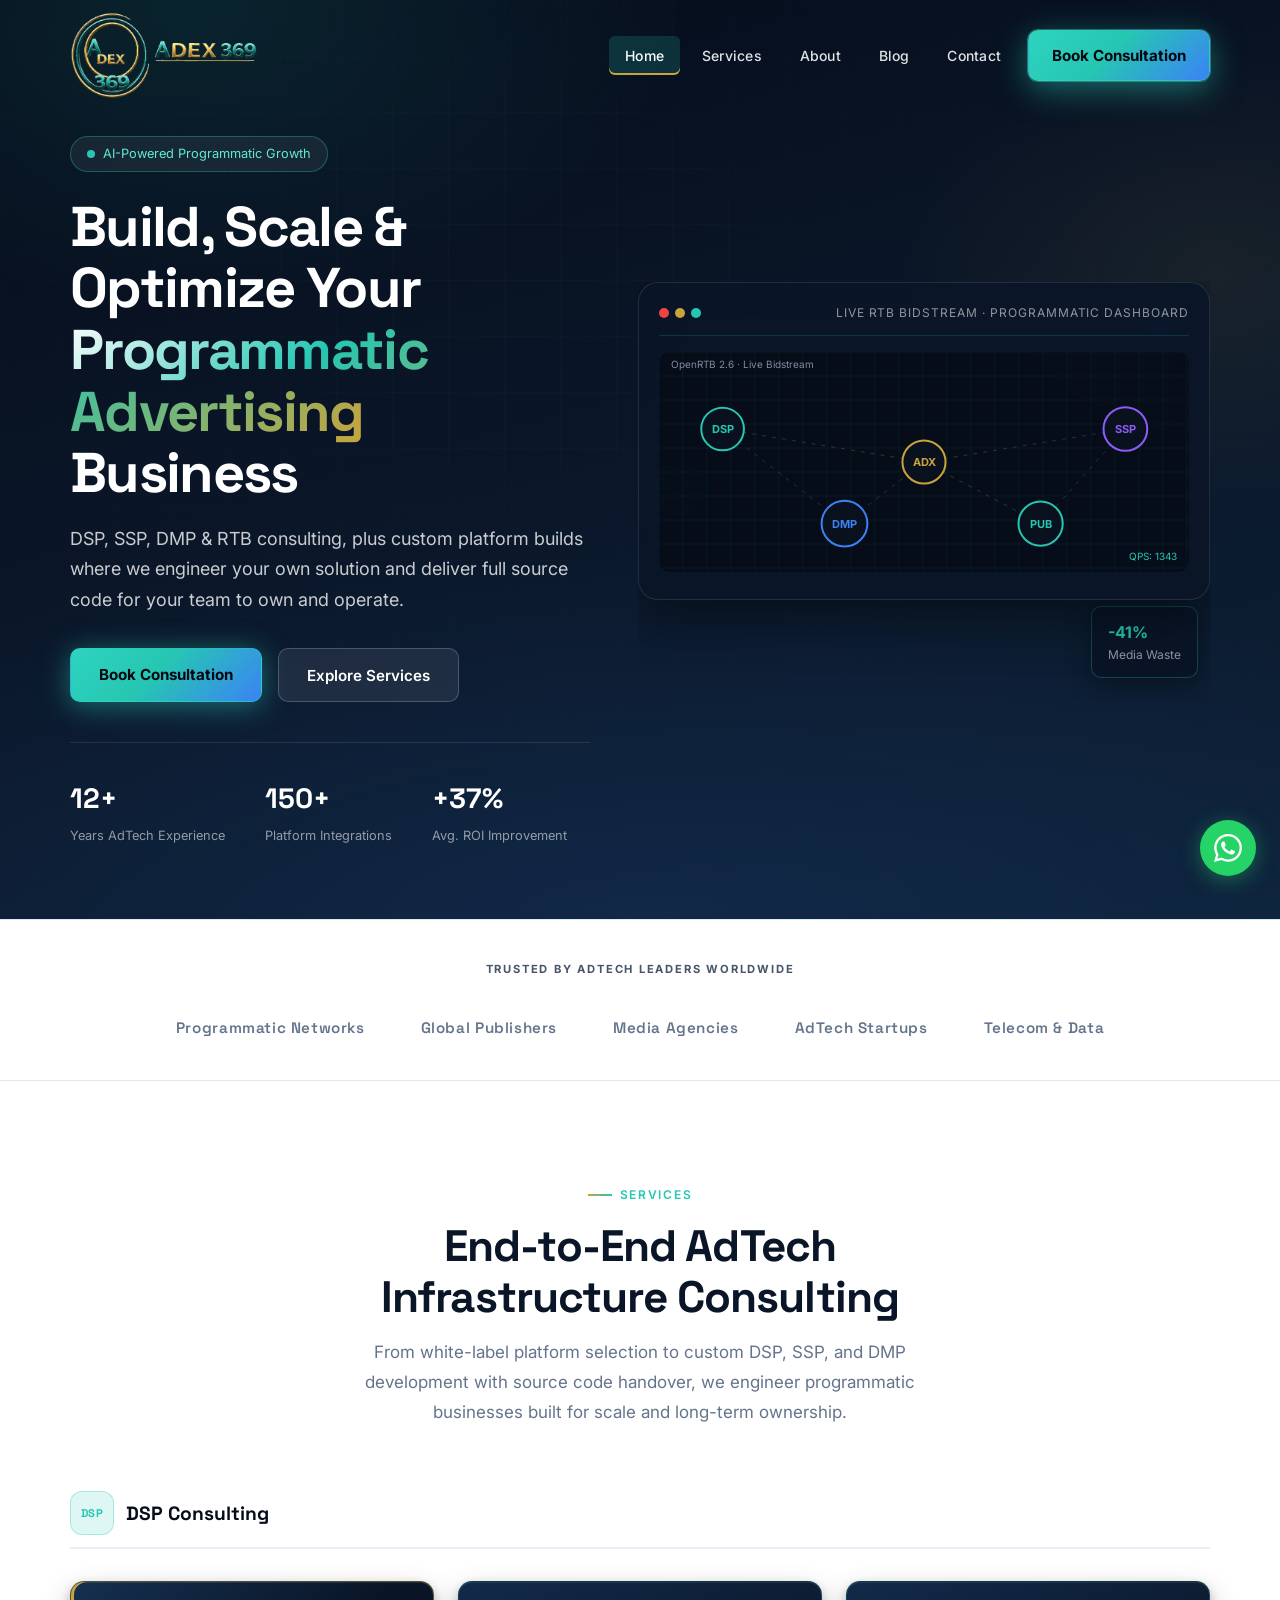
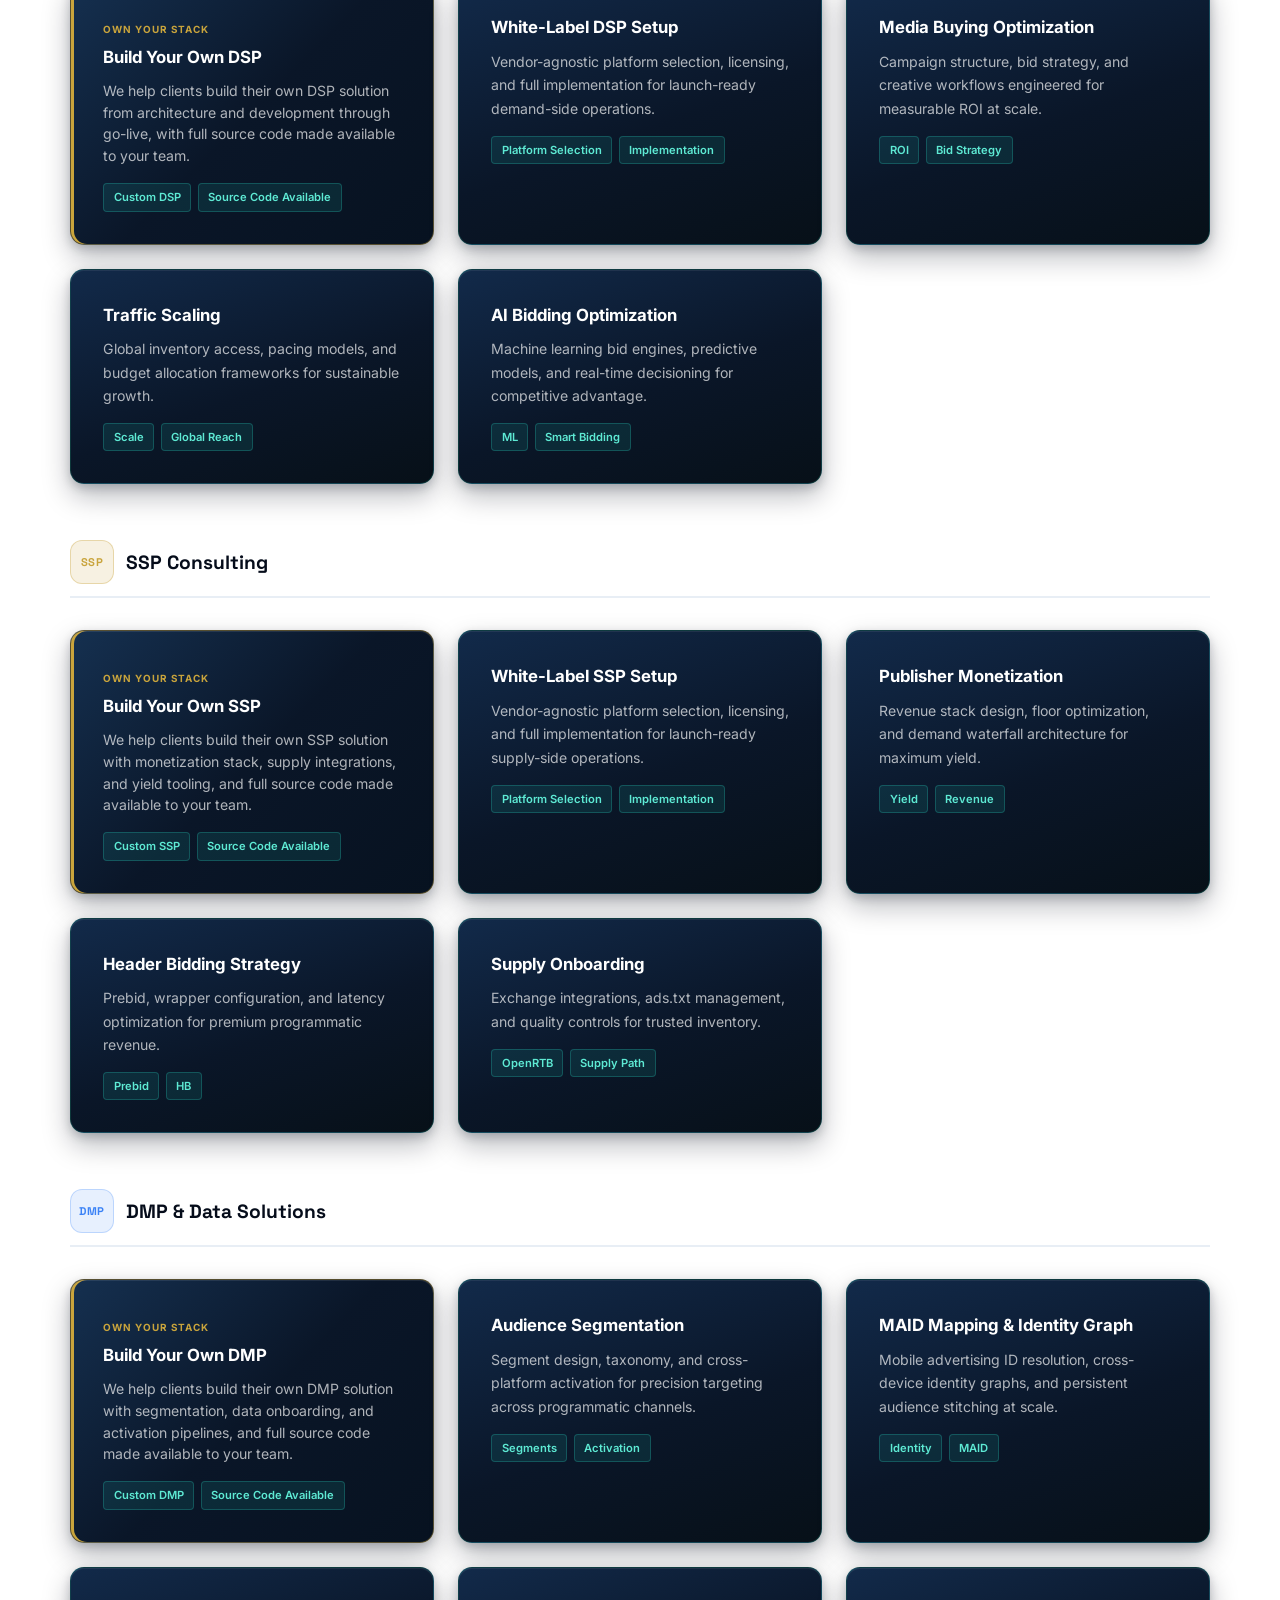
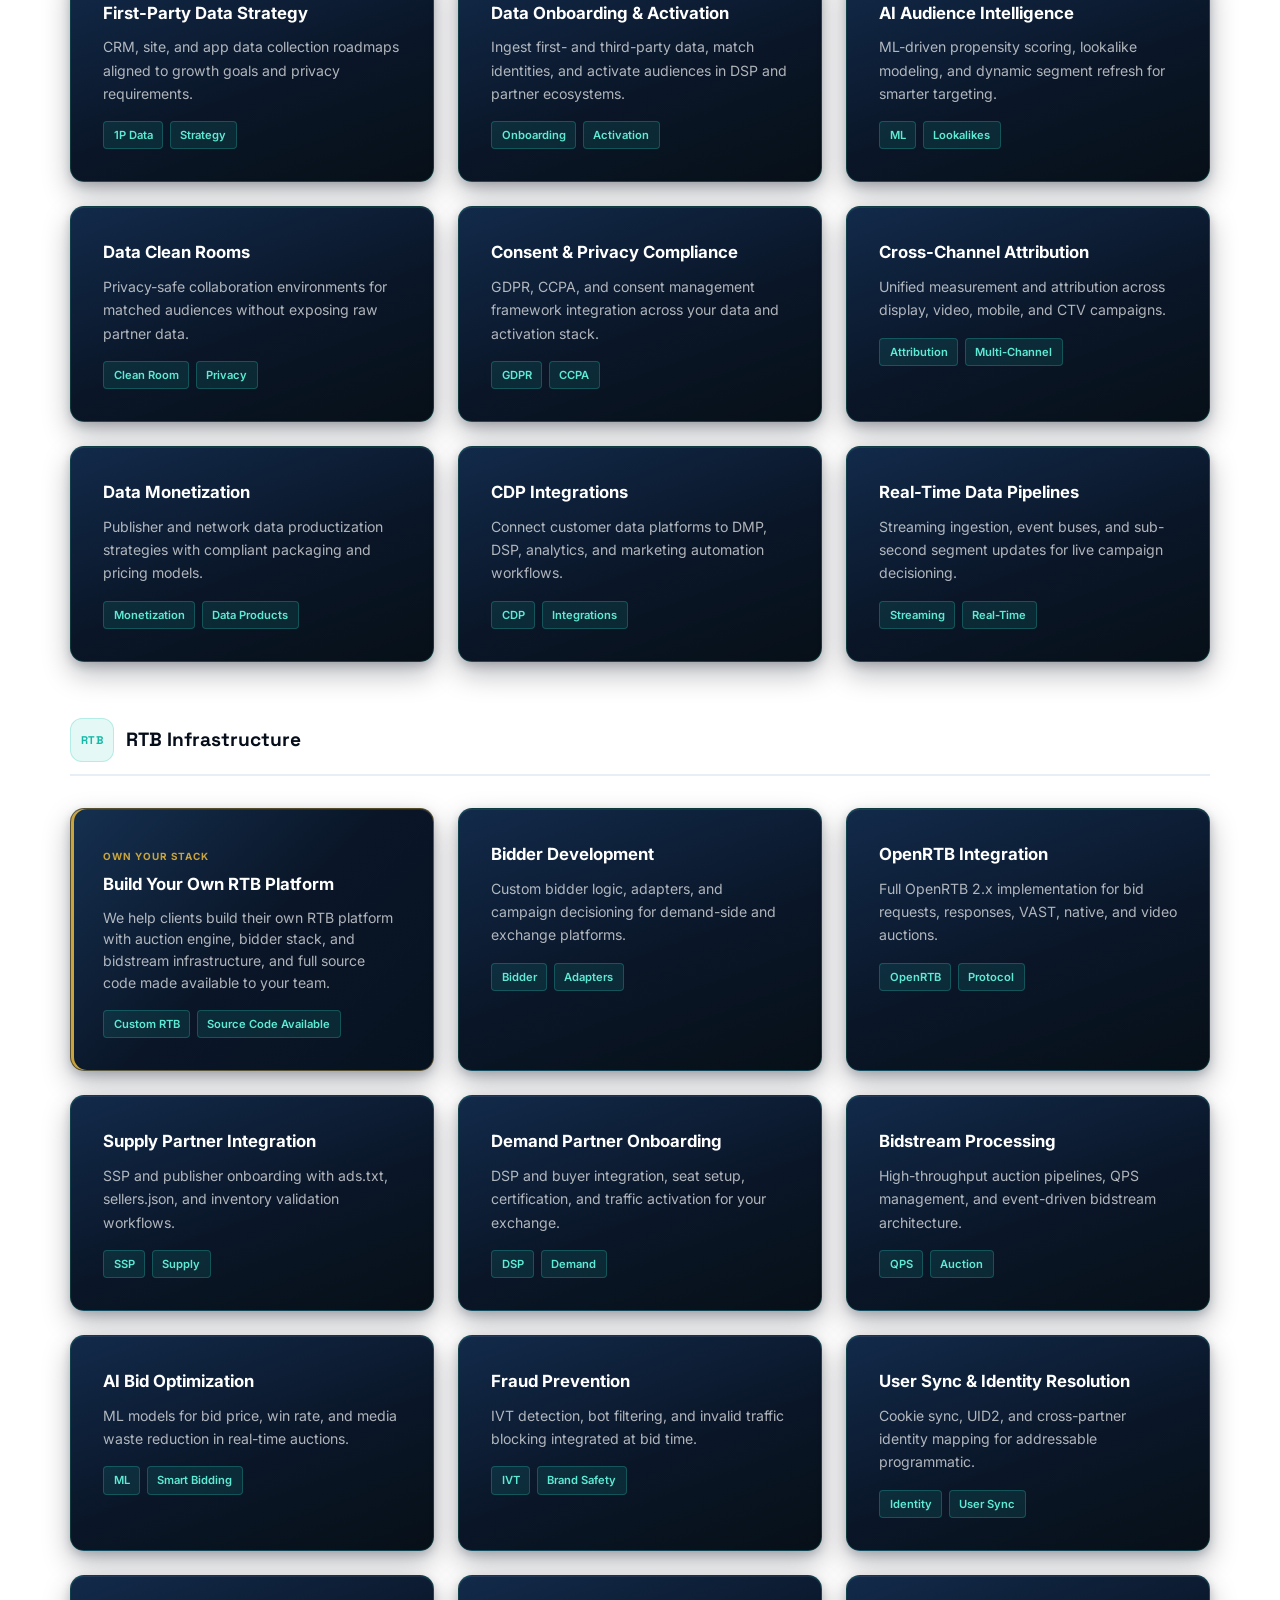
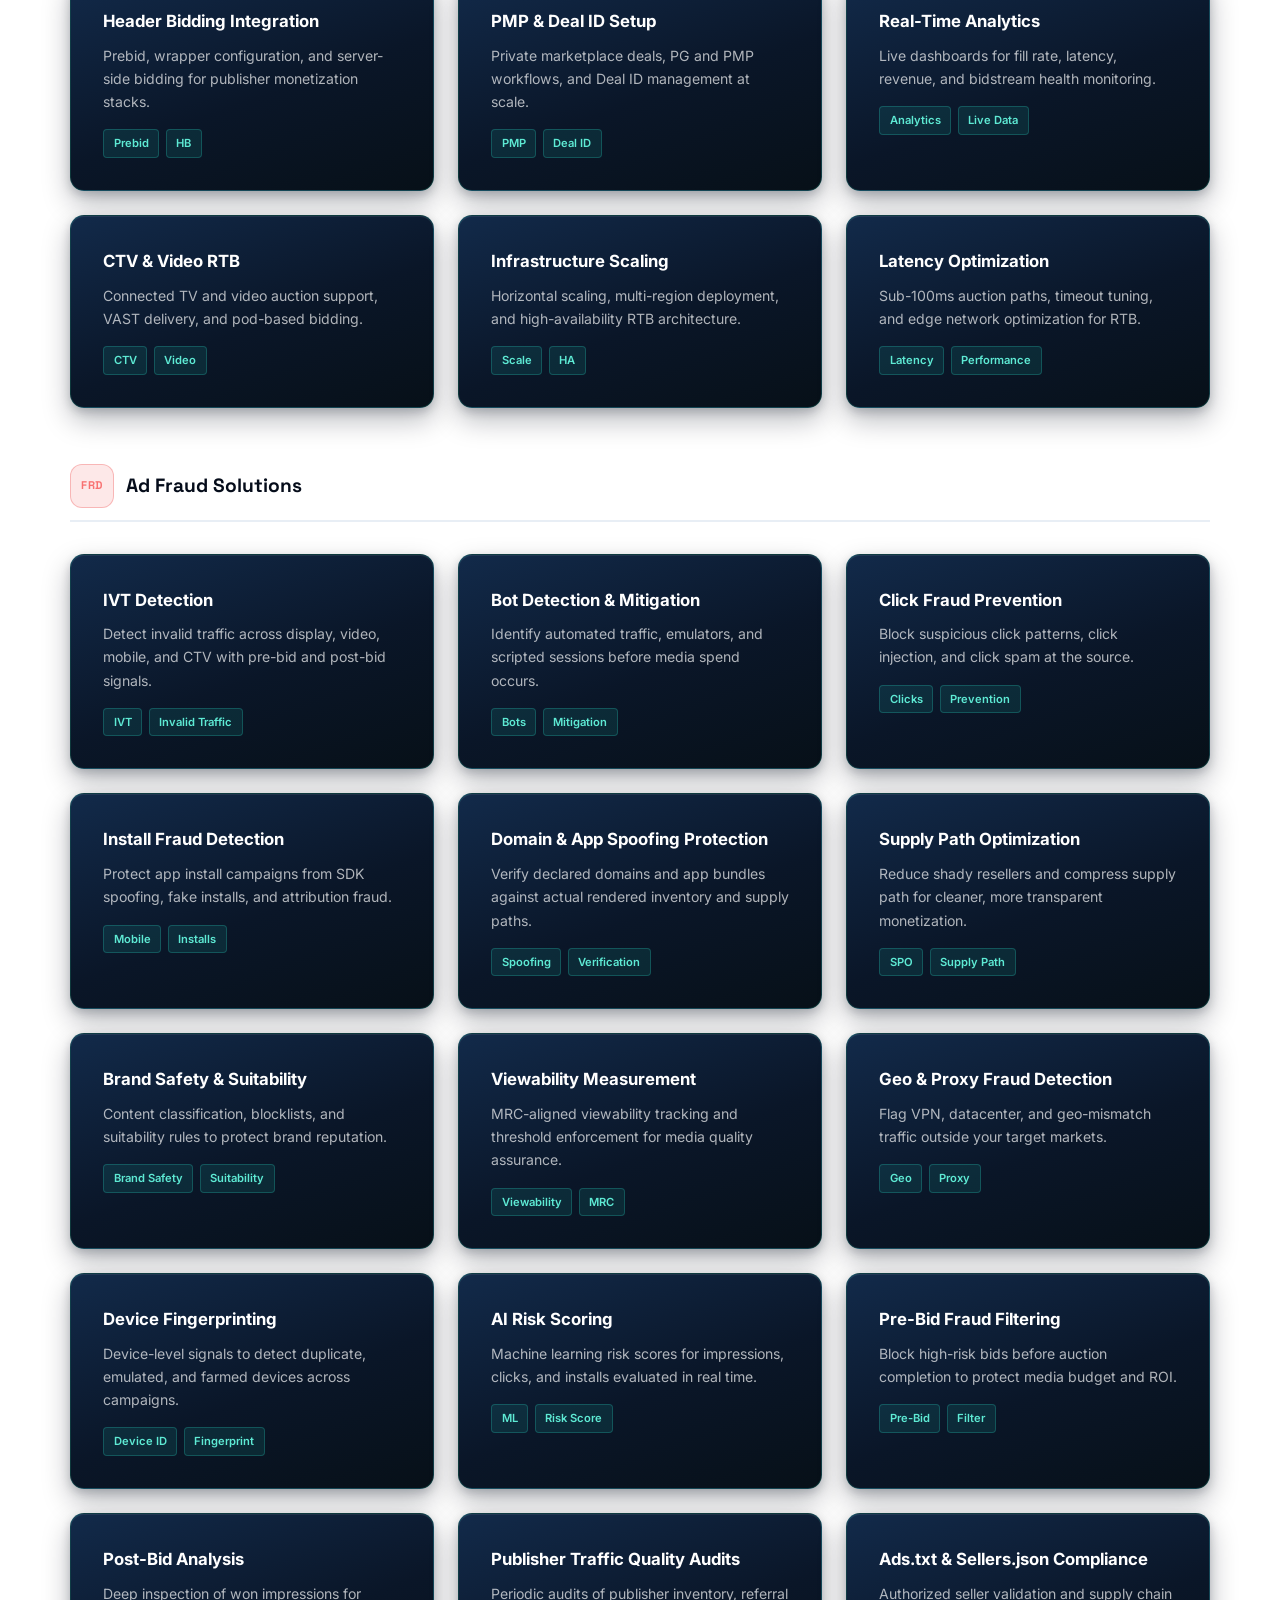
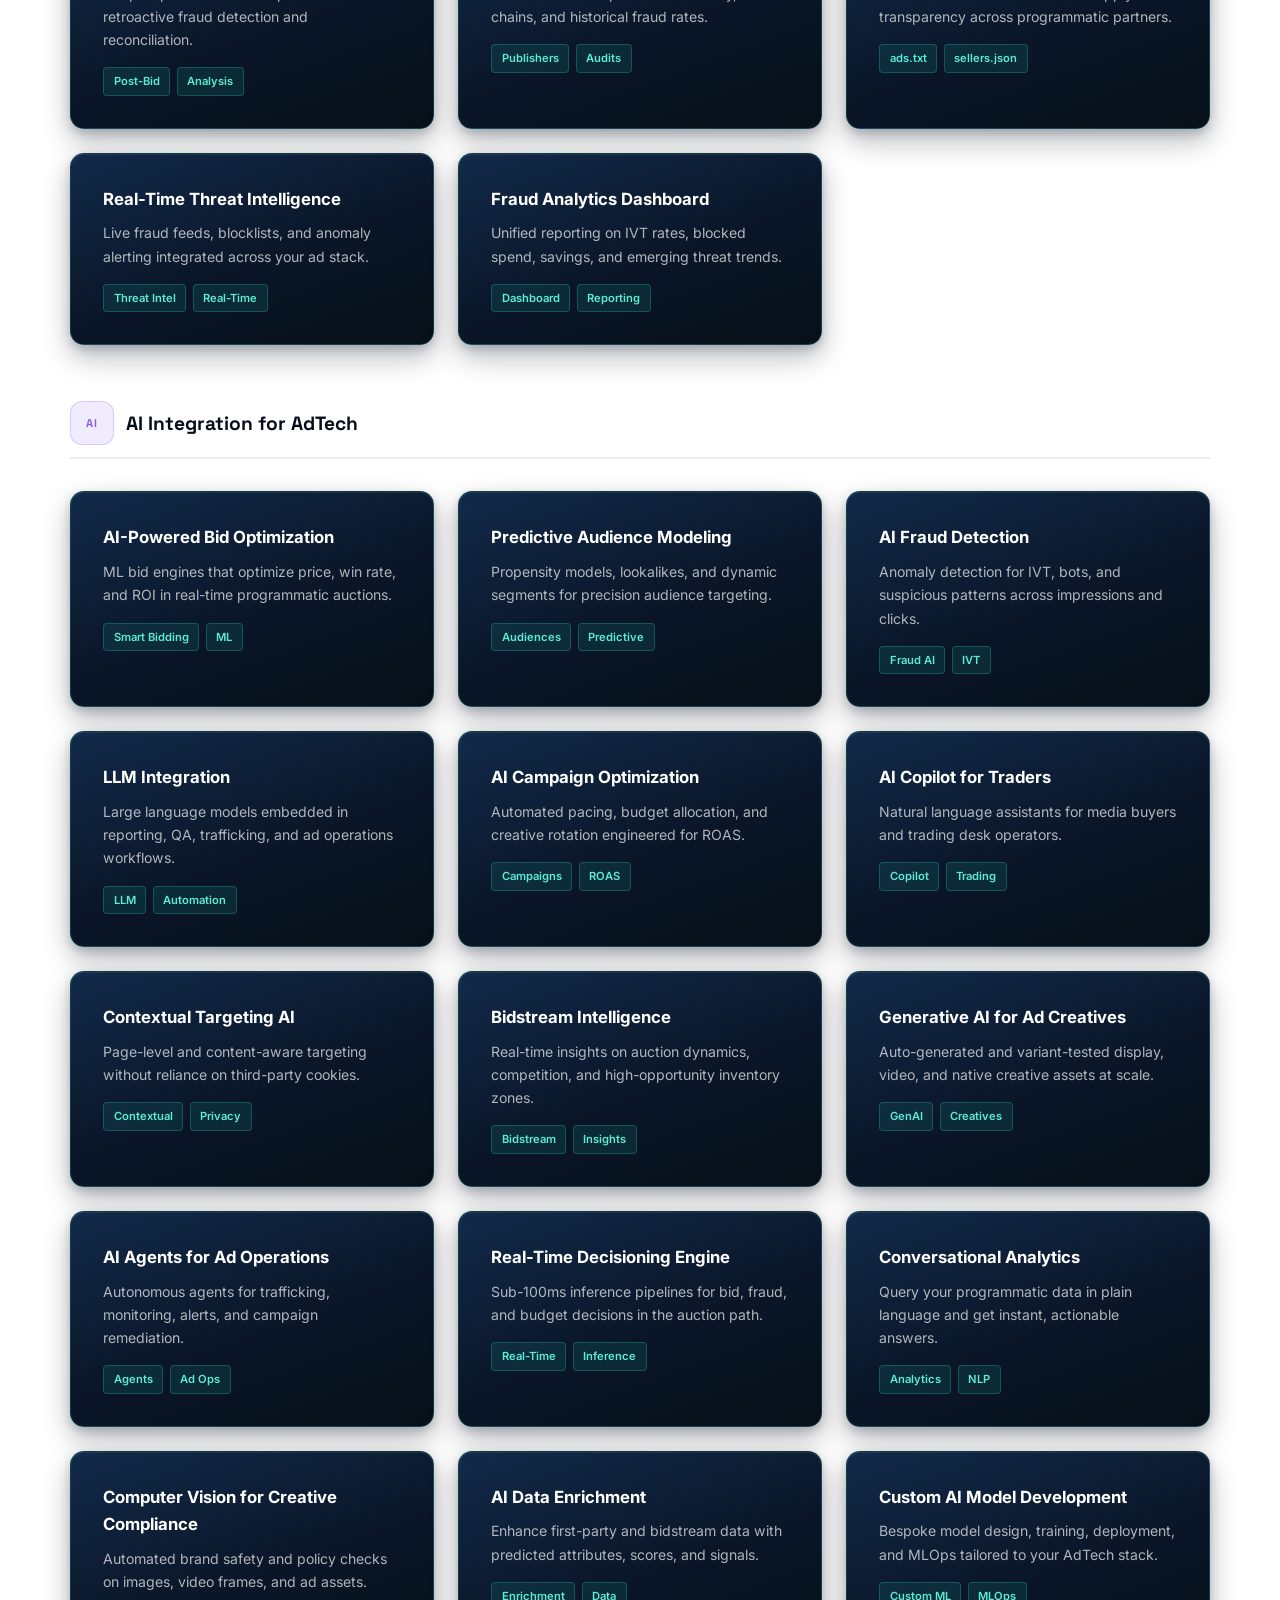
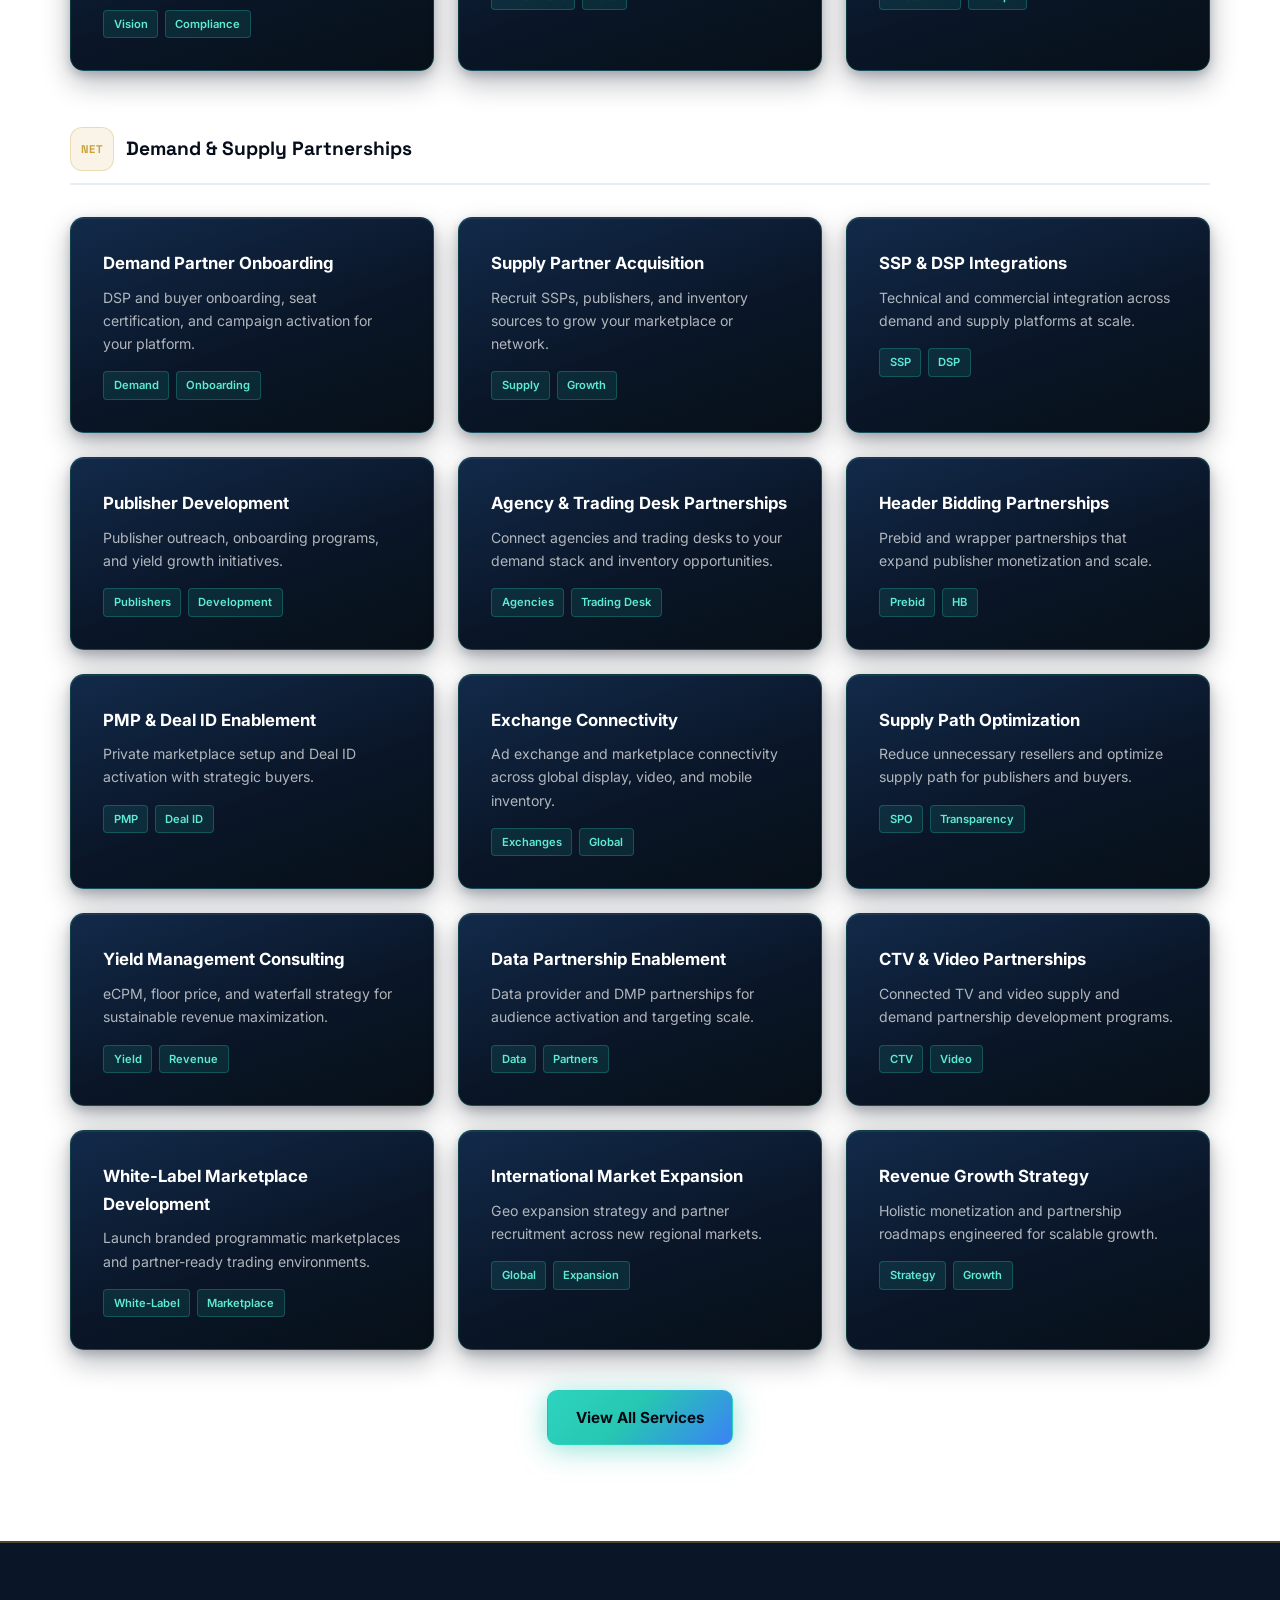
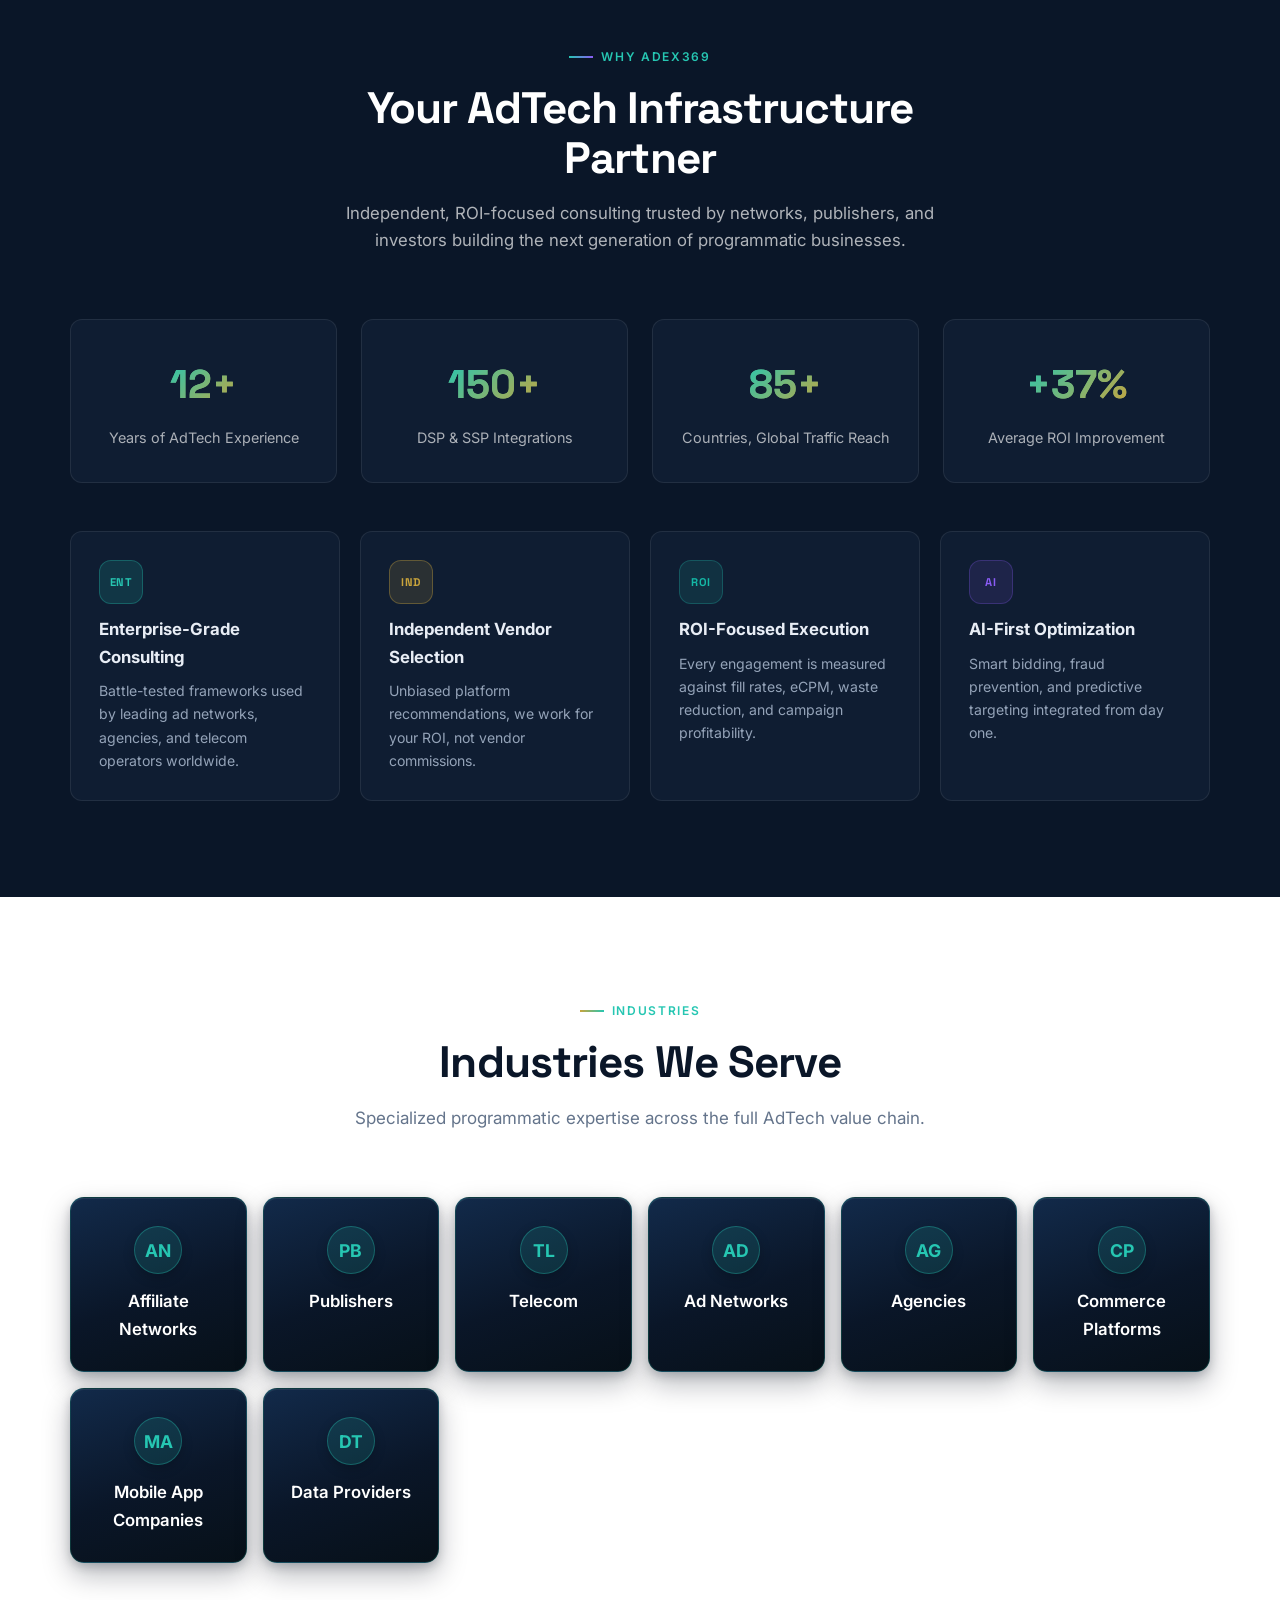
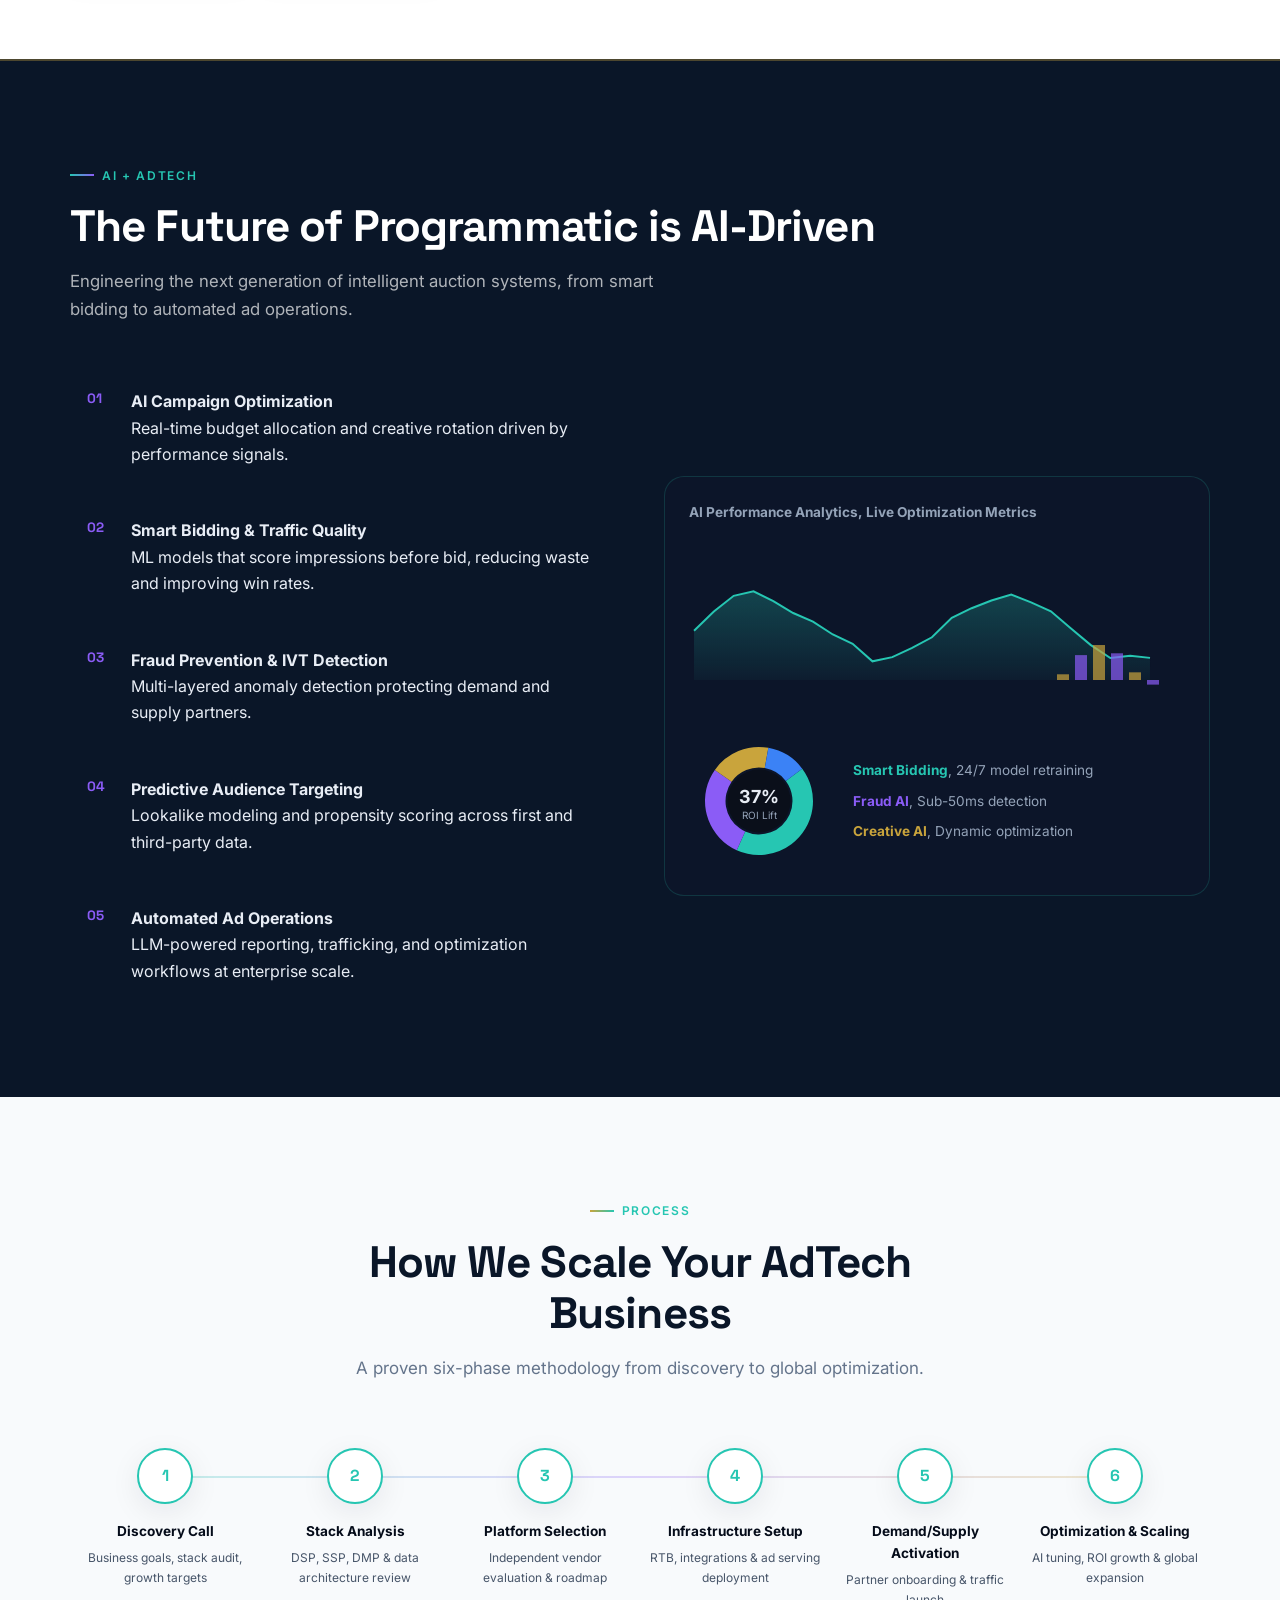
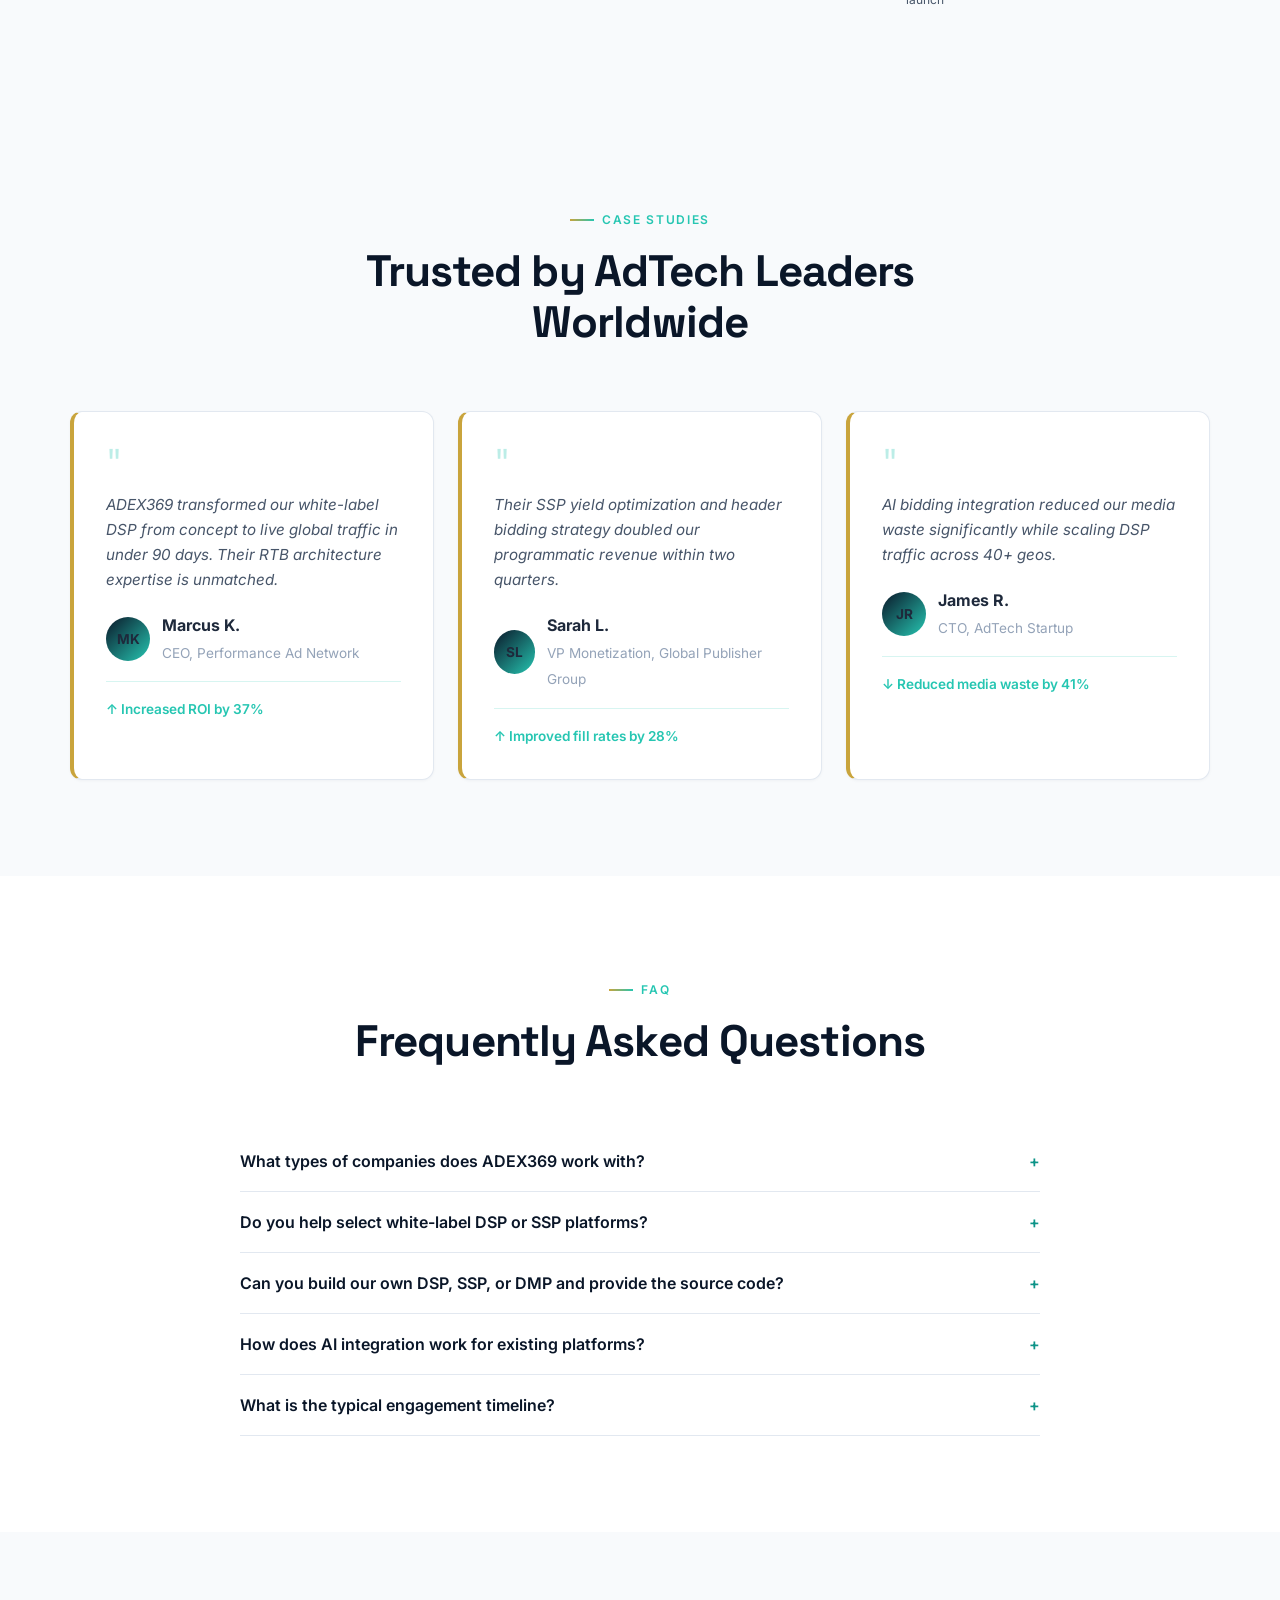
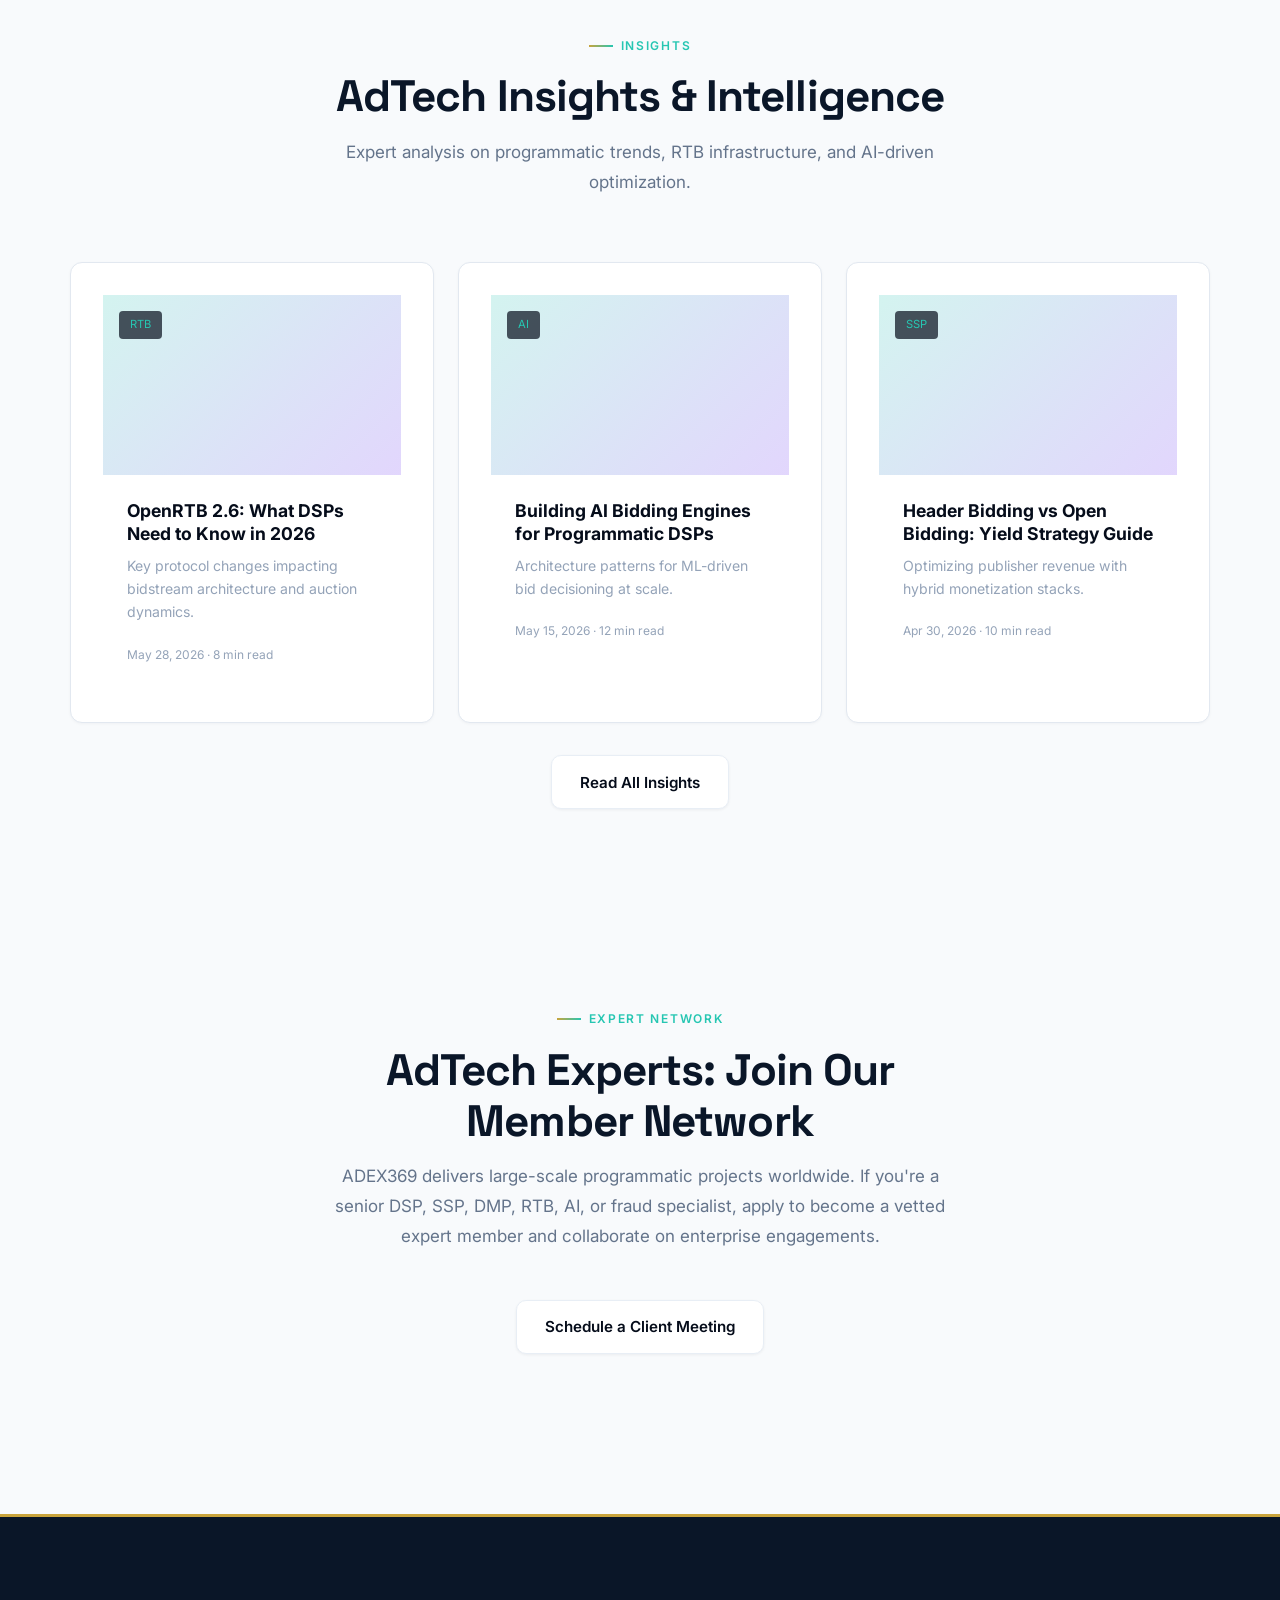
<file: index.html>
<!DOCTYPE html>
<html lang="en">
<head>
  <meta charset="UTF-8">
  <meta name="viewport" content="width=device-width, initial-scale=1.0">
  <title>ADEX369 | Build, Scale &amp; Optimize Your Programmatic Advertising Business</title>
  <meta name="description" content="ADEX369 helps you launch, scale, and optimize DSP, SSP, DMP, and RTB platforms. Enterprise AdTech consulting with custom builds, white-label setup, and AI-powered programmatic growth.">
  <meta name="keywords" content="AdTech consulting, DSP consulting, SSP consulting, DMP, RTB infrastructure, programmatic advertising, white-label DSP, AdTech platform build">
  <meta name="author" content="ADEX369">
  <meta name="robots" content="index, follow, max-image-preview:large, max-snippet:-1, max-video-preview:-1">
  <meta name="googlebot" content="index, follow">
  <meta name="theme-color" content="#0a0a0f">
  <link rel="canonical" href="https://adex369.com/">
  <link rel="sitemap" type="application/xml" title="Sitemap" href="https://adex369.com/sitemap.xml">
  <link rel="icon" type="image/png" href="assets/logo.png?v=8">
  <link rel="apple-touch-icon" href="assets/logo.png?v=8">
  <meta property="og:type" content="website">
  <meta property="og:site_name" content="ADEX369">
  <meta property="og:locale" content="en_US">
  <meta property="og:title" content="ADEX369 | Programmatic Advertising &amp; AdTech Consulting">
  <meta property="og:description" content="Build, scale, and optimize your programmatic advertising business with enterprise-grade DSP, SSP, DMP, and RTB consulting.">
  <meta property="og:url" content="https://adex369.com/">
  <meta property="og:image" content="https://adex369.com/assets/logo-full.png">
  <meta property="og:image:alt" content="ADEX369 programmatic AdTech consulting logo">
  <meta name="twitter:card" content="summary_large_image">
  <meta name="twitter:title" content="ADEX369 | Programmatic Advertising &amp; AdTech Consulting">
  <meta name="twitter:description" content="Build, scale, and optimize your programmatic advertising business with enterprise-grade DSP, SSP, DMP, and RTB consulting.">
  <meta name="twitter:image" content="https://adex369.com/assets/logo-full.png">
  <meta name="twitter:image:alt" content="ADEX369 logo">
  <script type="application/ld+json">
  {
    "@context": "https://schema.org",
    "@graph": [
      {
        "@type": "Organization",
        "@id": "https://adex369.com/#organization",
        "name": "ADEX369",
        "url": "https://adex369.com/",
        "logo": "https://adex369.com/assets/logo-full.png",
        "description": "Programmatic advertising and AdTech consulting for DSP, SSP, DMP, and RTB infrastructure.",
        "email": "santhosh@adex369.com",
        "sameAs": ["https://www.linkedin.com/company/adex369"]
      },
      {
        "@type": "WebSite",
        "@id": "https://adex369.com/#website",
        "url": "https://adex369.com/",
        "name": "ADEX369",
        "publisher": { "@id": "https://adex369.com/#organization" },
        "inLanguage": "en-US"
      },
      {
        "@type": "ProfessionalService",
        "@id": "https://adex369.com/#service",
        "name": "ADEX369 AdTech Consulting",
        "url": "https://adex369.com/",
        "description": "DSP, SSP, DMP, RTB, AI, and ad fraud consulting for programmatic advertising businesses worldwide.",
        "provider": { "@id": "https://adex369.com/#organization" },
        "areaServed": "Worldwide",
        "serviceType": ["DSP Consulting", "SSP Consulting", "DMP Consulting", "RTB Infrastructure", "AdTech Platform Development"]
      }
    ]
  }
  </script>
  <link rel="preconnect" href="https://fonts.googleapis.com">
  <link rel="preconnect" href="https://fonts.gstatic.com" crossorigin>
  <link href="https://fonts.googleapis.com/css2?family=Inter:wght@400;500;600;700&family=Space+Grotesk:wght@500;600;700&display=swap" rel="stylesheet">
  <link rel="stylesheet" href="css/styles.css?v=23">
  <link rel="stylesheet" href="css/premium.css?v=23">
  <link rel="stylesheet" href="css/animations.css?v=22">
  <link rel="stylesheet" href="css/loader.css?v=26">
</head>
<body class="page-home">
  <script src="js/loader.js?v=26"></script>
  <header class="nav" role="banner">
    <div class="nav-inner">
      <a href="/" class="nav-logo" aria-label="ADEX369 Home">
        <img class="logo-full" src="assets/logo-full.png?v=2" alt="ADEX369" width="200" height="48">
      </a>
      <div class="nav-right">
        <nav class="nav-links" role="navigation">
          <a href="#hero" data-nav-section="hero">Home</a>
          <a href="#services" data-nav-section="services">Services</a>
          <a href="#about" data-nav-section="about">About</a>
          <a href="/blog">Blog</a>
          <a href="#contact-cta" data-nav-section="contact">Contact</a>
        </nav>
        <a href="/meeting" class="nav-cta">Book Consultation</a>
        <button class="nav-toggle" aria-label="Toggle menu" aria-expanded="false">
          <span></span><span></span><span></span>
        </button>
      </div>
    </div>
  </header>

  <main>
    <!-- Hero -->
    <section class="hero section-dark" id="hero">
      <div class="hero-bg" aria-hidden="true"></div>
      <div class="container hero-grid">
        <div class="hero-content reveal">
          <div class="hero-badge"><span class="pulse"></span> AI-Powered Programmatic Growth</div>
          <h1>Build, Scale &amp; Optimize Your <span class="gradient">Programmatic Advertising</span> Business</h1>
          <p class="hero-sub">DSP, SSP, DMP &amp; RTB consulting, plus custom platform builds where we engineer your own solution and deliver full source code for your team to own and operate.</p>
          <div class="btn-group">
            <a href="/meeting" class="btn btn-primary">Book Consultation</a>
            <a href="/services" class="btn btn-secondary">Explore Services</a>
          </div>
          <div class="hero-stats">
            <div class="hero-stat"><strong data-count="12" data-suffix="+">0</strong><span>Years AdTech Experience</span></div>
            <div class="hero-stat"><strong data-count="150" data-suffix="+">0</strong><span>Platform Integrations</span></div>
            <div class="hero-stat"><strong data-prefix="+" data-count="37" data-suffix="%" data-decimals="0">0</strong><span>Avg. ROI Improvement</span></div>
          </div>
        </div>
        <div class="hero-viz reveal">
          <div class="floating-cards">
            <div class="float-card"><strong>2.4M</strong><span>Bids / sec</span></div>
            <div class="float-card"><strong>98.2%</strong><span>Fill Rate</span></div>
            <div class="float-card"><strong>-41%</strong><span>Media Waste</span></div>
          </div>
          <div class="dashboard-panel">
            <div class="dashboard-header">
              <div class="dashboard-dots"><span></span><span></span><span></span></div>
              <span class="dashboard-title">Live RTB Bidstream · Programmatic Dashboard</span>
            </div>
            <canvas id="rtb-canvas" aria-label="Animated RTB bidding flow between DSP, ADX, SSP, DMP and Publisher"></canvas>
          </div>
        </div>
      </div>
    </section>

    <section class="trust-strip" aria-label="Trusted by industry leaders">
      <div class="container trust-strip-inner">
        <span class="trust-strip-label">Trusted by AdTech Leaders Worldwide</span>
        <span class="trust-logo">Programmatic Networks</span>
        <span class="trust-logo">Global Publishers</span>
        <span class="trust-logo">Media Agencies</span>
        <span class="trust-logo">AdTech Startups</span>
        <span class="trust-logo">Telecom &amp; Data</span>
      </div>
    </section>

    <!-- Services -->
    <section class="section section-light" id="services">
      <div class="container">
        <div class="section-header reveal">
          <span class="section-label">Services</span>
          <h2 class="section-title">End-to-End AdTech Infrastructure Consulting</h2>
          <p class="section-desc">From white-label platform selection to custom DSP, SSP, and DMP development with source code handover, we engineer programmatic businesses built for scale and long-term ownership.</p>
        </div>

        <div class="services-grid reveal-stagger">
          <div class="service-category">
            <h3><span class="svc-icon svc-icon--dsp">DSP</span> DSP Consulting</h3>
          </div>
          <article class="glass-card service-card service-card--own-build">
            <span class="own-build-label">Own Your Stack</span>
            <h4>Build Your Own DSP</h4>
            <p>We help clients build their own DSP solution from architecture and development through go-live, with full source code made available to your team.</p>
            <div class="service-tags"><span>Custom DSP</span><span>Source Code Available</span></div>
          </article>
          <article class="glass-card service-card"><h4>White-Label DSP Setup</h4><p>Vendor-agnostic platform selection, licensing, and full implementation for launch-ready demand-side operations.</p><div class="service-tags"><span>Platform Selection</span><span>Implementation</span></div></article>
          <article class="glass-card service-card"><h4>Media Buying Optimization</h4><p>Campaign structure, bid strategy, and creative workflows engineered for measurable ROI at scale.</p><div class="service-tags"><span>ROI</span><span>Bid Strategy</span></div></article>
          <article class="glass-card service-card"><h4>Traffic Scaling</h4><p>Global inventory access, pacing models, and budget allocation frameworks for sustainable growth.</p><div class="service-tags"><span>Scale</span><span>Global Reach</span></div></article>
          <article class="glass-card service-card"><h4>AI Bidding Optimization</h4><p>Machine learning bid engines, predictive models, and real-time decisioning for competitive advantage.</p><div class="service-tags"><span>ML</span><span>Smart Bidding</span></div></article>

          <div class="service-category">
            <h3><span class="svc-icon svc-icon--ssp">SSP</span> SSP Consulting</h3>
          </div>
          <article class="glass-card service-card service-card--own-build">
            <span class="own-build-label">Own Your Stack</span>
            <h4>Build Your Own SSP</h4>
            <p>We help clients build their own SSP solution with monetization stack, supply integrations, and yield tooling, and full source code made available to your team.</p>
            <div class="service-tags"><span>Custom SSP</span><span>Source Code Available</span></div>
          </article>
          <article class="glass-card service-card"><h4>White-Label SSP Setup</h4><p>Vendor-agnostic platform selection, licensing, and full implementation for launch-ready supply-side operations.</p><div class="service-tags"><span>Platform Selection</span><span>Implementation</span></div></article>
          <article class="glass-card service-card"><h4>Publisher Monetization</h4><p>Revenue stack design, floor optimization, and demand waterfall architecture for maximum yield.</p><div class="service-tags"><span>Yield</span><span>Revenue</span></div></article>
          <article class="glass-card service-card"><h4>Header Bidding Strategy</h4><p>Prebid, wrapper configuration, and latency optimization for premium programmatic revenue.</p><div class="service-tags"><span>Prebid</span><span>HB</span></div></article>
          <article class="glass-card service-card"><h4>Supply Onboarding</h4><p>Exchange integrations, ads.txt management, and quality controls for trusted inventory.</p><div class="service-tags"><span>OpenRTB</span><span>Supply Path</span></div></article>

          <div class="service-category">
            <h3><span class="svc-icon svc-icon--dmp">DMP</span> DMP &amp; Data Solutions</h3>
          </div>
          <article class="glass-card service-card service-card--own-build">
            <span class="own-build-label">Own Your Stack</span>
            <h4>Build Your Own DMP</h4>
            <p>We help clients build their own DMP solution with segmentation, data onboarding, and activation pipelines, and full source code made available to your team.</p>
            <div class="service-tags"><span>Custom DMP</span><span>Source Code Available</span></div>
          </article>
          <article class="glass-card service-card"><h4>Audience Segmentation</h4><p>Segment design, taxonomy, and cross-platform activation for precision targeting across programmatic channels.</p><div class="service-tags"><span>Segments</span><span>Activation</span></div></article>
          <article class="glass-card service-card"><h4>MAID Mapping &amp; Identity Graph</h4><p>Mobile advertising ID resolution, cross-device identity graphs, and persistent audience stitching at scale.</p><div class="service-tags"><span>Identity</span><span>MAID</span></div></article>
          <article class="glass-card service-card"><h4>First-Party Data Strategy</h4><p>CRM, site, and app data collection roadmaps aligned to growth goals and privacy requirements.</p><div class="service-tags"><span>1P Data</span><span>Strategy</span></div></article>
          <article class="glass-card service-card"><h4>Data Onboarding &amp; Activation</h4><p>Ingest first- and third-party data, match identities, and activate audiences in DSP and partner ecosystems.</p><div class="service-tags"><span>Onboarding</span><span>Activation</span></div></article>
          <article class="glass-card service-card"><h4>AI Audience Intelligence</h4><p>ML-driven propensity scoring, lookalike modeling, and dynamic segment refresh for smarter targeting.</p><div class="service-tags"><span>ML</span><span>Lookalikes</span></div></article>
          <article class="glass-card service-card"><h4>Data Clean Rooms</h4><p>Privacy-safe collaboration environments for matched audiences without exposing raw partner data.</p><div class="service-tags"><span>Clean Room</span><span>Privacy</span></div></article>
          <article class="glass-card service-card"><h4>Consent &amp; Privacy Compliance</h4><p>GDPR, CCPA, and consent management framework integration across your data and activation stack.</p><div class="service-tags"><span>GDPR</span><span>CCPA</span></div></article>
          <article class="glass-card service-card"><h4>Cross-Channel Attribution</h4><p>Unified measurement and attribution across display, video, mobile, and CTV campaigns.</p><div class="service-tags"><span>Attribution</span><span>Multi-Channel</span></div></article>
          <article class="glass-card service-card"><h4>Data Monetization</h4><p>Publisher and network data productization strategies with compliant packaging and pricing models.</p><div class="service-tags"><span>Monetization</span><span>Data Products</span></div></article>
          <article class="glass-card service-card"><h4>CDP Integrations</h4><p>Connect customer data platforms to DMP, DSP, analytics, and marketing automation workflows.</p><div class="service-tags"><span>CDP</span><span>Integrations</span></div></article>
          <article class="glass-card service-card"><h4>Real-Time Data Pipelines</h4><p>Streaming ingestion, event buses, and sub-second segment updates for live campaign decisioning.</p><div class="service-tags"><span>Streaming</span><span>Real-Time</span></div></article>

          <div class="service-category">
            <h3><span class="svc-icon svc-icon--rtb">RTB</span> RTB Infrastructure</h3>
          </div>
          <article class="glass-card service-card service-card--own-build">
            <span class="own-build-label">Own Your Stack</span>
            <h4>Build Your Own RTB Platform</h4>
            <p>We help clients build their own RTB platform with auction engine, bidder stack, and bidstream infrastructure, and full source code made available to your team.</p>
            <div class="service-tags"><span>Custom RTB</span><span>Source Code Available</span></div>
          </article>
          <article class="glass-card service-card"><h4>Bidder Development</h4><p>Custom bidder logic, adapters, and campaign decisioning for demand-side and exchange platforms.</p><div class="service-tags"><span>Bidder</span><span>Adapters</span></div></article>
          <article class="glass-card service-card"><h4>OpenRTB Integration</h4><p>Full OpenRTB 2.x implementation for bid requests, responses, VAST, native, and video auctions.</p><div class="service-tags"><span>OpenRTB</span><span>Protocol</span></div></article>
          <article class="glass-card service-card"><h4>Supply Partner Integration</h4><p>SSP and publisher onboarding with ads.txt, sellers.json, and inventory validation workflows.</p><div class="service-tags"><span>SSP</span><span>Supply</span></div></article>
          <article class="glass-card service-card"><h4>Demand Partner Onboarding</h4><p>DSP and buyer integration, seat setup, certification, and traffic activation for your exchange.</p><div class="service-tags"><span>DSP</span><span>Demand</span></div></article>
          <article class="glass-card service-card"><h4>Bidstream Processing</h4><p>High-throughput auction pipelines, QPS management, and event-driven bidstream architecture.</p><div class="service-tags"><span>QPS</span><span>Auction</span></div></article>
          <article class="glass-card service-card"><h4>AI Bid Optimization</h4><p>ML models for bid price, win rate, and media waste reduction in real-time auctions.</p><div class="service-tags"><span>ML</span><span>Smart Bidding</span></div></article>
          <article class="glass-card service-card"><h4>Fraud Prevention</h4><p>IVT detection, bot filtering, and invalid traffic blocking integrated at bid time.</p><div class="service-tags"><span>IVT</span><span>Brand Safety</span></div></article>
          <article class="glass-card service-card"><h4>User Sync &amp; Identity Resolution</h4><p>Cookie sync, UID2, and cross-partner identity mapping for addressable programmatic.</p><div class="service-tags"><span>Identity</span><span>User Sync</span></div></article>
          <article class="glass-card service-card"><h4>Header Bidding Integration</h4><p>Prebid, wrapper configuration, and server-side bidding for publisher monetization stacks.</p><div class="service-tags"><span>Prebid</span><span>HB</span></div></article>
          <article class="glass-card service-card"><h4>PMP &amp; Deal ID Setup</h4><p>Private marketplace deals, PG and PMP workflows, and Deal ID management at scale.</p><div class="service-tags"><span>PMP</span><span>Deal ID</span></div></article>
          <article class="glass-card service-card"><h4>Real-Time Analytics</h4><p>Live dashboards for fill rate, latency, revenue, and bidstream health monitoring.</p><div class="service-tags"><span>Analytics</span><span>Live Data</span></div></article>
          <article class="glass-card service-card"><h4>CTV &amp; Video RTB</h4><p>Connected TV and video auction support, VAST delivery, and pod-based bidding.</p><div class="service-tags"><span>CTV</span><span>Video</span></div></article>
          <article class="glass-card service-card"><h4>Infrastructure Scaling</h4><p>Horizontal scaling, multi-region deployment, and high-availability RTB architecture.</p><div class="service-tags"><span>Scale</span><span>HA</span></div></article>
          <article class="glass-card service-card"><h4>Latency Optimization</h4><p>Sub-100ms auction paths, timeout tuning, and edge network optimization for RTB.</p><div class="service-tags"><span>Latency</span><span>Performance</span></div></article>

          <div class="service-category">
            <h3><span class="svc-icon svc-icon--fraud">FRD</span> Ad Fraud Solutions</h3>
          </div>
          <article class="glass-card service-card"><h4>IVT Detection</h4><p>Detect invalid traffic across display, video, mobile, and CTV with pre-bid and post-bid signals.</p><div class="service-tags"><span>IVT</span><span>Invalid Traffic</span></div></article>
          <article class="glass-card service-card"><h4>Bot Detection &amp; Mitigation</h4><p>Identify automated traffic, emulators, and scripted sessions before media spend occurs.</p><div class="service-tags"><span>Bots</span><span>Mitigation</span></div></article>
          <article class="glass-card service-card"><h4>Click Fraud Prevention</h4><p>Block suspicious click patterns, click injection, and click spam at the source.</p><div class="service-tags"><span>Clicks</span><span>Prevention</span></div></article>
          <article class="glass-card service-card"><h4>Install Fraud Detection</h4><p>Protect app install campaigns from SDK spoofing, fake installs, and attribution fraud.</p><div class="service-tags"><span>Mobile</span><span>Installs</span></div></article>
          <article class="glass-card service-card"><h4>Domain &amp; App Spoofing Protection</h4><p>Verify declared domains and app bundles against actual rendered inventory and supply paths.</p><div class="service-tags"><span>Spoofing</span><span>Verification</span></div></article>
          <article class="glass-card service-card"><h4>Supply Path Optimization</h4><p>Reduce shady resellers and compress supply path for cleaner, more transparent monetization.</p><div class="service-tags"><span>SPO</span><span>Supply Path</span></div></article>
          <article class="glass-card service-card"><h4>Brand Safety &amp; Suitability</h4><p>Content classification, blocklists, and suitability rules to protect brand reputation.</p><div class="service-tags"><span>Brand Safety</span><span>Suitability</span></div></article>
          <article class="glass-card service-card"><h4>Viewability Measurement</h4><p>MRC-aligned viewability tracking and threshold enforcement for media quality assurance.</p><div class="service-tags"><span>Viewability</span><span>MRC</span></div></article>
          <article class="glass-card service-card"><h4>Geo &amp; Proxy Fraud Detection</h4><p>Flag VPN, datacenter, and geo-mismatch traffic outside your target markets.</p><div class="service-tags"><span>Geo</span><span>Proxy</span></div></article>
          <article class="glass-card service-card"><h4>Device Fingerprinting</h4><p>Device-level signals to detect duplicate, emulated, and farmed devices across campaigns.</p><div class="service-tags"><span>Device ID</span><span>Fingerprint</span></div></article>
          <article class="glass-card service-card"><h4>AI Risk Scoring</h4><p>Machine learning risk scores for impressions, clicks, and installs evaluated in real time.</p><div class="service-tags"><span>ML</span><span>Risk Score</span></div></article>
          <article class="glass-card service-card"><h4>Pre-Bid Fraud Filtering</h4><p>Block high-risk bids before auction completion to protect media budget and ROI.</p><div class="service-tags"><span>Pre-Bid</span><span>Filter</span></div></article>
          <article class="glass-card service-card"><h4>Post-Bid Analysis</h4><p>Deep inspection of won impressions for retroactive fraud detection and reconciliation.</p><div class="service-tags"><span>Post-Bid</span><span>Analysis</span></div></article>
          <article class="glass-card service-card"><h4>Publisher Traffic Quality Audits</h4><p>Periodic audits of publisher inventory, referral chains, and historical fraud rates.</p><div class="service-tags"><span>Publishers</span><span>Audits</span></div></article>
          <article class="glass-card service-card"><h4>Ads.txt &amp; Sellers.json Compliance</h4><p>Authorized seller validation and supply chain transparency across programmatic partners.</p><div class="service-tags"><span>ads.txt</span><span>sellers.json</span></div></article>
          <article class="glass-card service-card"><h4>Real-Time Threat Intelligence</h4><p>Live fraud feeds, blocklists, and anomaly alerting integrated across your ad stack.</p><div class="service-tags"><span>Threat Intel</span><span>Real-Time</span></div></article>
          <article class="glass-card service-card"><h4>Fraud Analytics Dashboard</h4><p>Unified reporting on IVT rates, blocked spend, savings, and emerging threat trends.</p><div class="service-tags"><span>Dashboard</span><span>Reporting</span></div></article>

          <div class="service-category">
            <h3><span class="svc-icon svc-icon--ai">AI</span> AI Integration for AdTech</h3>
          </div>
          <article class="glass-card service-card"><h4>AI-Powered Bid Optimization</h4><p>ML bid engines that optimize price, win rate, and ROI in real-time programmatic auctions.</p><div class="service-tags"><span>Smart Bidding</span><span>ML</span></div></article>
          <article class="glass-card service-card"><h4>Predictive Audience Modeling</h4><p>Propensity models, lookalikes, and dynamic segments for precision audience targeting.</p><div class="service-tags"><span>Audiences</span><span>Predictive</span></div></article>
          <article class="glass-card service-card"><h4>AI Fraud Detection</h4><p>Anomaly detection for IVT, bots, and suspicious patterns across impressions and clicks.</p><div class="service-tags"><span>Fraud AI</span><span>IVT</span></div></article>
          <article class="glass-card service-card"><h4>LLM Integration</h4><p>Large language models embedded in reporting, QA, trafficking, and ad operations workflows.</p><div class="service-tags"><span>LLM</span><span>Automation</span></div></article>
          <article class="glass-card service-card"><h4>AI Campaign Optimization</h4><p>Automated pacing, budget allocation, and creative rotation engineered for ROAS.</p><div class="service-tags"><span>Campaigns</span><span>ROAS</span></div></article>
          <article class="glass-card service-card"><h4>AI Copilot for Traders</h4><p>Natural language assistants for media buyers and trading desk operators.</p><div class="service-tags"><span>Copilot</span><span>Trading</span></div></article>
          <article class="glass-card service-card"><h4>Contextual Targeting AI</h4><p>Page-level and content-aware targeting without reliance on third-party cookies.</p><div class="service-tags"><span>Contextual</span><span>Privacy</span></div></article>
          <article class="glass-card service-card"><h4>Bidstream Intelligence</h4><p>Real-time insights on auction dynamics, competition, and high-opportunity inventory zones.</p><div class="service-tags"><span>Bidstream</span><span>Insights</span></div></article>
          <article class="glass-card service-card"><h4>Generative AI for Ad Creatives</h4><p>Auto-generated and variant-tested display, video, and native creative assets at scale.</p><div class="service-tags"><span>GenAI</span><span>Creatives</span></div></article>
          <article class="glass-card service-card"><h4>AI Agents for Ad Operations</h4><p>Autonomous agents for trafficking, monitoring, alerts, and campaign remediation.</p><div class="service-tags"><span>Agents</span><span>Ad Ops</span></div></article>
          <article class="glass-card service-card"><h4>Real-Time Decisioning Engine</h4><p>Sub-100ms inference pipelines for bid, fraud, and budget decisions in the auction path.</p><div class="service-tags"><span>Real-Time</span><span>Inference</span></div></article>
          <article class="glass-card service-card"><h4>Conversational Analytics</h4><p>Query your programmatic data in plain language and get instant, actionable answers.</p><div class="service-tags"><span>Analytics</span><span>NLP</span></div></article>
          <article class="glass-card service-card"><h4>Computer Vision for Creative Compliance</h4><p>Automated brand safety and policy checks on images, video frames, and ad assets.</p><div class="service-tags"><span>Vision</span><span>Compliance</span></div></article>
          <article class="glass-card service-card"><h4>AI Data Enrichment</h4><p>Enhance first-party and bidstream data with predicted attributes, scores, and signals.</p><div class="service-tags"><span>Enrichment</span><span>Data</span></div></article>
          <article class="glass-card service-card"><h4>Custom AI Model Development</h4><p>Bespoke model design, training, deployment, and MLOps tailored to your AdTech stack.</p><div class="service-tags"><span>Custom ML</span><span>MLOps</span></div></article>

          <div class="service-category">
            <h3><span class="svc-icon svc-icon--net">NET</span> Demand &amp; Supply Partnerships</h3>
          </div>
          <article class="glass-card service-card"><h4>Demand Partner Onboarding</h4><p>DSP and buyer onboarding, seat certification, and campaign activation for your platform.</p><div class="service-tags"><span>Demand</span><span>Onboarding</span></div></article>
          <article class="glass-card service-card"><h4>Supply Partner Acquisition</h4><p>Recruit SSPs, publishers, and inventory sources to grow your marketplace or network.</p><div class="service-tags"><span>Supply</span><span>Growth</span></div></article>
          <article class="glass-card service-card"><h4>SSP &amp; DSP Integrations</h4><p>Technical and commercial integration across demand and supply platforms at scale.</p><div class="service-tags"><span>SSP</span><span>DSP</span></div></article>
          <article class="glass-card service-card"><h4>Publisher Development</h4><p>Publisher outreach, onboarding programs, and yield growth initiatives.</p><div class="service-tags"><span>Publishers</span><span>Development</span></div></article>
          <article class="glass-card service-card"><h4>Agency &amp; Trading Desk Partnerships</h4><p>Connect agencies and trading desks to your demand stack and inventory opportunities.</p><div class="service-tags"><span>Agencies</span><span>Trading Desk</span></div></article>
          <article class="glass-card service-card"><h4>Header Bidding Partnerships</h4><p>Prebid and wrapper partnerships that expand publisher monetization and scale.</p><div class="service-tags"><span>Prebid</span><span>HB</span></div></article>
          <article class="glass-card service-card"><h4>PMP &amp; Deal ID Enablement</h4><p>Private marketplace setup and Deal ID activation with strategic buyers.</p><div class="service-tags"><span>PMP</span><span>Deal ID</span></div></article>
          <article class="glass-card service-card"><h4>Exchange Connectivity</h4><p>Ad exchange and marketplace connectivity across global display, video, and mobile inventory.</p><div class="service-tags"><span>Exchanges</span><span>Global</span></div></article>
          <article class="glass-card service-card"><h4>Supply Path Optimization</h4><p>Reduce unnecessary resellers and optimize supply path for publishers and buyers.</p><div class="service-tags"><span>SPO</span><span>Transparency</span></div></article>
          <article class="glass-card service-card"><h4>Yield Management Consulting</h4><p>eCPM, floor price, and waterfall strategy for sustainable revenue maximization.</p><div class="service-tags"><span>Yield</span><span>Revenue</span></div></article>
          <article class="glass-card service-card"><h4>Data Partnership Enablement</h4><p>Data provider and DMP partnerships for audience activation and targeting scale.</p><div class="service-tags"><span>Data</span><span>Partners</span></div></article>
          <article class="glass-card service-card"><h4>CTV &amp; Video Partnerships</h4><p>Connected TV and video supply and demand partnership development programs.</p><div class="service-tags"><span>CTV</span><span>Video</span></div></article>
          <article class="glass-card service-card"><h4>White-Label Marketplace Development</h4><p>Launch branded programmatic marketplaces and partner-ready trading environments.</p><div class="service-tags"><span>White-Label</span><span>Marketplace</span></div></article>
          <article class="glass-card service-card"><h4>International Market Expansion</h4><p>Geo expansion strategy and partner recruitment across new regional markets.</p><div class="service-tags"><span>Global</span><span>Expansion</span></div></article>
          <article class="glass-card service-card"><h4>Revenue Growth Strategy</h4><p>Holistic monetization and partnership roadmaps engineered for scalable growth.</p><div class="service-tags"><span>Strategy</span><span>Growth</span></div></article>
        </div>
        <div style="text-align:center;margin-top:2.5rem" class="reveal">
          <a href="/services" class="btn btn-primary">View All Services</a>
        </div>
      </div>
    </section>

    <!-- Why Choose -->
    <section class="section section-dark" id="about">
      <div class="container">
        <div class="section-header reveal">
          <span class="section-label">Why ADEX369</span>
          <h2 class="section-title">Your AdTech Infrastructure Partner</h2>
          <p class="section-desc">Independent, ROI-focused consulting trusted by networks, publishers, and investors building the next generation of programmatic businesses.</p>
        </div>

        <div class="metrics-grid reveal-stagger">
          <div class="glass-card metric-card"><div class="value"><span data-count="12" data-suffix="+">0</span></div><p>Years of AdTech Experience</p></div>
          <div class="glass-card metric-card"><div class="value"><span data-count="150" data-suffix="+">0</span></div><p>DSP &amp; SSP Integrations</p></div>
          <div class="glass-card metric-card"><div class="value"><span data-count="85" data-suffix="+">0</span></div><p>Countries, Global Traffic Reach</p></div>
          <div class="glass-card metric-card"><div class="value"><span data-prefix="+" data-count="37" data-suffix="%">0</span></div><p>Average ROI Improvement</p></div>
        </div>

        <div class="trust-grid reveal-stagger">
          <div class="glass-card trust-card"><div class="svc-icon svc-icon--dsp">ENT</div><h4>Enterprise-Grade Consulting</h4><p>Battle-tested frameworks used by leading ad networks, agencies, and telecom operators worldwide.</p></div>
          <div class="glass-card trust-card"><div class="svc-icon svc-icon--ssp">IND</div><h4>Independent Vendor Selection</h4><p>Unbiased platform recommendations, we work for your ROI, not vendor commissions.</p></div>
          <div class="glass-card trust-card"><div class="svc-icon svc-icon--rtb">ROI</div><h4>ROI-Focused Execution</h4><p>Every engagement is measured against fill rates, eCPM, waste reduction, and campaign profitability.</p></div>
          <div class="glass-card trust-card"><div class="svc-icon svc-icon--ai">AI</div><h4>AI-First Optimization</h4><p>Smart bidding, fraud prevention, and predictive targeting integrated from day one.</p></div>
        </div>
      </div>
    </section>

    <!-- Industries -->
    <section class="section section-light" id="industries">
      <div class="container">
        <div class="section-header reveal">
          <span class="section-label">Industries</span>
          <h2 class="section-title">Industries We Serve</h2>
          <p class="section-desc">Specialized programmatic expertise across the full AdTech value chain.</p>
        </div>
        <div class="industries-grid reveal-stagger">
          <div class="glass-card industry-card"><div class="industry-icon">AN</div><h4>Affiliate Networks</h4></div>
          <div class="glass-card industry-card"><div class="industry-icon">PB</div><h4>Publishers</h4></div>
          <div class="glass-card industry-card"><div class="industry-icon">TL</div><h4>Telecom</h4></div>
          <div class="glass-card industry-card"><div class="industry-icon">AD</div><h4>Ad Networks</h4></div>
          <div class="glass-card industry-card"><div class="industry-icon">AG</div><h4>Agencies</h4></div>
          <div class="glass-card industry-card"><div class="industry-icon">CP</div><h4>Commerce Platforms</h4></div>
          <div class="glass-card industry-card"><div class="industry-icon">MA</div><h4>Mobile App Companies</h4></div>
          <div class="glass-card industry-card"><div class="industry-icon">DT</div><h4>Data Providers</h4></div>
        </div>
      </div>
    </section>

    <!-- AI Section -->
    <section class="section section-dark ai-section" id="ai">
      <div class="container">
        <span class="section-label reveal">AI + AdTech</span>
        <h2 class="section-title reveal">The Future of Programmatic is AI-Driven</h2>
        <p class="section-desc reveal">Engineering the next generation of intelligent auction systems, from smart bidding to automated ad operations.</p>

        <div class="ai-grid">
          <div class="ai-features reveal">
            <div class="ai-feature"><span class="num">01</span><div><h4>AI Campaign Optimization</h4><p>Real-time budget allocation and creative rotation driven by performance signals.</p></div></div>
            <div class="ai-feature"><span class="num">02</span><div><h4>Smart Bidding &amp; Traffic Quality</h4><p>ML models that score impressions before bid, reducing waste and improving win rates.</p></div></div>
            <div class="ai-feature"><span class="num">03</span><div><h4>Fraud Prevention &amp; IVT Detection</h4><p>Multi-layered anomaly detection protecting demand and supply partners.</p></div></div>
            <div class="ai-feature"><span class="num">04</span><div><h4>Predictive Audience Targeting</h4><p>Lookalike modeling and propensity scoring across first and third-party data.</p></div></div>
            <div class="ai-feature"><span class="num">05</span><div><h4>Automated Ad Operations</h4><p>LLM-powered reporting, trafficking, and optimization workflows at enterprise scale.</p></div></div>
          </div>
          <div class="chart-panel reveal">
            <h4>AI Performance Analytics, Live Optimization Metrics</h4>
            <canvas id="ai-chart-line" style="width:100%;height:160px;border-radius:8px" aria-label="AI performance line chart"></canvas>
            <div style="display:flex;gap:1.5rem;margin-top:1.5rem;align-items:center">
              <canvas id="ai-chart-donut" style="width:140px;height:140px" aria-label="ROI improvement donut chart"></canvas>
              <div style="font-size:0.85rem;color:var(--text-muted)">
                <p style="margin-bottom:0.5rem"><strong style="color:var(--cyan)">Smart Bidding</strong>, 24/7 model retraining</p>
                <p style="margin-bottom:0.5rem"><strong style="color:var(--purple)">Fraud AI</strong>, Sub-50ms detection</p>
                <p><strong style="color:var(--gold)">Creative AI</strong>, Dynamic optimization</p>
              </div>
            </div>
          </div>
        </div>
      </div>
    </section>

    <!-- Process -->
    <section class="section section-light-alt" id="process">
      <div class="container">
        <div class="section-header reveal">
          <span class="section-label">Process</span>
          <h2 class="section-title">How We Scale Your AdTech Business</h2>
          <p class="section-desc">A proven six-phase methodology from discovery to global optimization.</p>
        </div>
        <div class="process-timeline reveal-stagger">
          <div class="process-step"><div class="step-num">1</div><h4>Discovery Call</h4><p>Business goals, stack audit, growth targets</p></div>
          <div class="process-step"><div class="step-num">2</div><h4>Stack Analysis</h4><p>DSP, SSP, DMP &amp; data architecture review</p></div>
          <div class="process-step"><div class="step-num">3</div><h4>Platform Selection</h4><p>Independent vendor evaluation &amp; roadmap</p></div>
          <div class="process-step"><div class="step-num">4</div><h4>Infrastructure Setup</h4><p>RTB, integrations &amp; ad serving deployment</p></div>
          <div class="process-step"><div class="step-num">5</div><h4>Demand/Supply Activation</h4><p>Partner onboarding &amp; traffic launch</p></div>
          <div class="process-step"><div class="step-num">6</div><h4>Optimization &amp; Scaling</h4><p>AI tuning, ROI growth &amp; global expansion</p></div>
        </div>
      </div>
    </section>

    <!-- Testimonials -->
    <section class="section section-light-alt" id="case-studies">
      <div class="container">
        <div class="section-header reveal">
          <span class="section-label">Case Studies</span>
          <h2 class="section-title">Trusted by AdTech Leaders Worldwide</h2>
        </div>
        <div class="testimonials-grid reveal-stagger">
          <article class="glass-card testimonial-card">
            <div class="quote">"</div>
            <blockquote>ADEX369 transformed our white-label DSP from concept to live global traffic in under 90 days. Their RTB architecture expertise is unmatched.</blockquote>
            <div class="testimonial-author">
              <div class="author-avatar">MK</div>
              <div><strong>Marcus K.</strong><br><span style="color:var(--text-muted);font-size:0.85rem">CEO, Performance Ad Network</span></div>
            </div>
            <div class="testimonial-metric">↑ Increased ROI by 37%</div>
          </article>
          <article class="glass-card testimonial-card">
            <div class="quote">"</div>
            <blockquote>Their SSP yield optimization and header bidding strategy doubled our programmatic revenue within two quarters.</blockquote>
            <div class="testimonial-author">
              <div class="author-avatar">SL</div>
              <div><strong>Sarah L.</strong><br><span style="color:var(--text-muted);font-size:0.85rem">VP Monetization, Global Publisher Group</span></div>
            </div>
            <div class="testimonial-metric">↑ Improved fill rates by 28%</div>
          </article>
          <article class="glass-card testimonial-card">
            <div class="quote">"</div>
            <blockquote>AI bidding integration reduced our media waste significantly while scaling DSP traffic across 40+ geos.</blockquote>
            <div class="testimonial-author">
              <div class="author-avatar">JR</div>
              <div><strong>James R.</strong><br><span style="color:var(--text-muted);font-size:0.85rem">CTO, AdTech Startup</span></div>
            </div>
            <div class="testimonial-metric">↓ Reduced media waste by 41%</div>
          </article>
        </div>
      </div>
    </section>

    <!-- FAQ -->
    <section class="section section-light" id="faq">
      <div class="container">
        <div class="section-header reveal">
          <span class="section-label">FAQ</span>
          <h2 class="section-title">Frequently Asked Questions</h2>
        </div>
        <div class="faq-list reveal">
          <div class="faq-item"><button class="faq-question">What types of companies does ADEX369 work with? <span class="icon">+</span></button><div class="faq-answer"><p>We partner with ad networks, publishers, affiliate marketers, media buying agencies, AdTech startups, telecom operators, existing DSP/SSP owners, and investors exploring programmatic opportunities.</p></div></div>
          <div class="faq-item"><button class="faq-question">Do you help select white-label DSP or SSP platforms? <span class="icon">+</span></button><div class="faq-answer"><p>Yes. We provide fully independent vendor evaluation, licensing guidance, and end-to-end implementation, aligned to your business model, budget, and technical requirements.</p></div></div>
          <div class="faq-item"><button class="faq-question">Can you build our own DSP, SSP, or DMP and provide the source code? <span class="icon">+</span></button><div class="faq-answer"><p>Yes. Beyond white-label consulting, we help clients build proprietary DSP, SSP, and DMP solutions from architecture and development through deployment, with full source code delivered so your team owns and can extend the platform.</p></div></div>
          <div class="faq-item"><button class="faq-question">How does AI integration work for existing platforms? <span class="icon">+</span></button><div class="faq-answer"><p>We assess your current stack, identify high-impact AI use cases, smart bidding, fraud detection, creative optimization, and LLM operations, then integrate models via API or custom pipeline architecture.</p></div></div>
          <div class="faq-item"><button class="faq-question">What is the typical engagement timeline? <span class="icon">+</span></button><div class="faq-answer"><p>Discovery to platform selection takes 2–4 weeks. Full infrastructure setup and demand/supply activation typically runs 8–16 weeks depending on scope and integrations required.</p></div></div>
        </div>
      </div>
    </section>

    <!-- Blog preview -->
    <section class="section section-light-alt" id="blog-preview">
      <div class="container">
        <div class="section-header reveal">
          <span class="section-label">Insights</span>
          <h2 class="section-title">AdTech Insights &amp; Intelligence</h2>
          <p class="section-desc">Expert analysis on programmatic trends, RTB infrastructure, and AI-driven optimization.</p>
        </div>
        <div class="blog-grid reveal-stagger">
          <article class="glass-card blog-card">
            <div class="blog-thumb"><span class="tag">RTB</span></div>
            <div class="blog-body"><h3><a href="/blog">OpenRTB 2.6: What DSPs Need to Know in 2026</a></h3><p>Key protocol changes impacting bidstream architecture and auction dynamics.</p><span class="blog-meta">May 28, 2026 · 8 min read</span></div>
          </article>
          <article class="glass-card blog-card">
            <div class="blog-thumb"><span class="tag">AI</span></div>
            <div class="blog-body"><h3><a href="/blog">Building AI Bidding Engines for Programmatic DSPs</a></h3><p>Architecture patterns for ML-driven bid decisioning at scale.</p><span class="blog-meta">May 15, 2026 · 12 min read</span></div>
          </article>
          <article class="glass-card blog-card">
            <div class="blog-thumb"><span class="tag">SSP</span></div>
            <div class="blog-body"><h3><a href="/blog">Header Bidding vs Open Bidding: Yield Strategy Guide</a></h3><p>Optimizing publisher revenue with hybrid monetization stacks.</p><span class="blog-meta">Apr 30, 2026 · 10 min read</span></div>
          </article>
        </div>
        <div style="text-align:center;margin-top:2rem" class="reveal"><a href="/blog" class="btn btn-secondary">Read All Insights</a></div>
      </div>
    </section>

    <!-- Expert Network -->
    <section class="section section-light-alt" id="experts">
      <div class="container section-header reveal">
        <span class="section-label">Expert Network</span>
        <h2 class="section-title">AdTech Experts: Join Our Member Network</h2>
        <p class="section-desc">ADEX369 delivers large-scale programmatic projects worldwide. If you're a senior DSP, SSP, DMP, RTB, AI, or fraud specialist, apply to become a vetted expert member and collaborate on enterprise engagements.</p>
        <div class="btn-group" style="justify-content:center;margin-top:1.5rem">
          <a href="/meeting" class="btn btn-secondary">Schedule a Client Meeting</a>
        </div>
      </div>
    </section>

    <!-- Contact CTA -->
    <section class="section cta-band" id="contact-cta">
      <div class="container section-header reveal">
        <h2 class="section-title">Ready to Scale Your Programmatic Business?</h2>
        <p class="section-desc">Book a live consultation with our AdTech architects. Launch smarter DSP &amp; SSP businesses with AI-powered growth.</p>
        <a href="/meeting" class="btn btn-primary">Schedule Your AdTech Growth Consultation</a>
      </div>
    </section>
  </main>

  <footer class="footer">
    <div class="container">
      <div class="footer-grid">
        <div class="footer-brand">
          <a href="/" class="nav-logo" aria-label="ADEX369 Home"><img class="logo-full" src="assets/logo-full.png?v=2" alt="ADEX369" width="180" height="40"></a>
          <p>Engineering the future of programmatic advertising. Your AdTech infrastructure partner for DSP, SSP, DMP &amp; RTB excellence.</p>
          <form id="newsletter-form" class="newsletter-box" aria-label="Newsletter signup">
            <input type="email" placeholder="Email for AdTech insights" required aria-label="Email">
            <button type="submit" class="btn btn-primary">Subscribe</button>
          </form>
        </div>
        <div><h4>Services</h4><ul><li><a href="/services#dsp">DSP Consulting</a></li><li><a href="/services#ssp">SSP Consulting</a></li><li><a href="/services#dmp">DMP Solutions</a></li><li><a href="/services#rtb">RTB Infrastructure</a></li><li><a href="/services#fraud">Ad Fraud Solutions</a></li><li><a href="/services#ai">AI Integration</a></li><li><a href="/services#partnerships">Partnerships</a></li></ul></div>
        <div><h4>Company</h4><ul><li><a href="/about">About</a></li><li><a href="/experts">Expert Network</a></li><li><a href="/blog">Blog</a></li><li><a href="/contact">Contact</a></li><li><a href="#faq">FAQ</a></li></ul></div>
        <div><h4>Connect</h4><ul><li><a href="https://linkedin.com/company/adex369" target="_blank" rel="noopener">LinkedIn</a></li><li><a href="/meeting">Book Consultation</a></li><li><a href="https://wa.me/919886464313" target="_blank" rel="noopener">WhatsApp</a></li></ul></div>
      </div>
      <div class="footer-bottom">
        <span>© 2026 ADEX369. All rights reserved. Scaling RTB Ecosystems Globally.</span>
        <div class="social-links">
          <a href="https://linkedin.com/company/adex369" target="_blank" rel="noopener" aria-label="LinkedIn">in</a>
        </div>
      </div>
    </div>
  </footer>

  <a href="https://wa.me/919886464313" class="whatsapp-float" target="_blank" rel="noopener" aria-label="Contact on WhatsApp">
    <svg viewBox="0 0 24 24"><path d="M17.472 14.382c-.297-.149-1.758-.867-2.03-.967-.273-.099-.471-.148-.67.15-.197.297-.767.966-.94 1.164-.173.199-.347.223-.644.075-.297-.15-1.255-.463-2.39-1.475-.883-.788-1.48-1.761-1.653-2.059-.173-.297-.018-.458.13-.606.134-.133.298-.347.446-.52.149-.174.198-.298.298-.497.099-.198.05-.371-.025-.52-.075-.149-.669-1.612-.916-2.207-.242-.579-.487-.5-.669-.51-.173-.008-.371-.01-.57-.01-.198 0-.52.074-.792.372-.272.297-1.04 1.016-1.04 2.479 0 1.462 1.065 2.875 1.213 3.074.149.198 2.096 3.2 5.077 4.487.709.306 1.262.489 1.694.625.712.227 1.36.195 1.871.118.571-.085 1.758-.719 2.006-1.413.248-.694.248-1.289.173-1.413-.074-.124-.272-.198-.57-.347m-5.421 7.403h-.004a9.87 9.87 0 01-5.031-1.378l-.361-.214-3.741.982.998-3.648-.235-.374a9.86 9.86 0 01-1.51-5.26c.001-5.45 4.436-9.884 9.888-9.884 2.64 0 5.122 1.03 6.988 2.898a9.825 9.825 0 012.893 6.994c-.003 5.45-4.435 9.884-9.883 9.884m8.413-18.297A11.815 11.815 0 0012.05 0C5.495 0 .16 5.335.157 11.892c0 2.096.547 4.142 1.588 5.945L.057 24l6.305-1.654a11.882 11.882 0 005.683 1.448h.005c6.554 0 11.89-5.335 11.893-11.893a11.821 11.821 0 00-3.48-8.413z"/></svg>
  </a>

  <script src="js/nav.js?v=22" defer></script>
  <script src="js/main.js?v=22" defer></script>
  <script src="js/rtb-viz.js" defer></script>
  <script src="js/charts.js" defer></script>
</body>
</html>
</file>
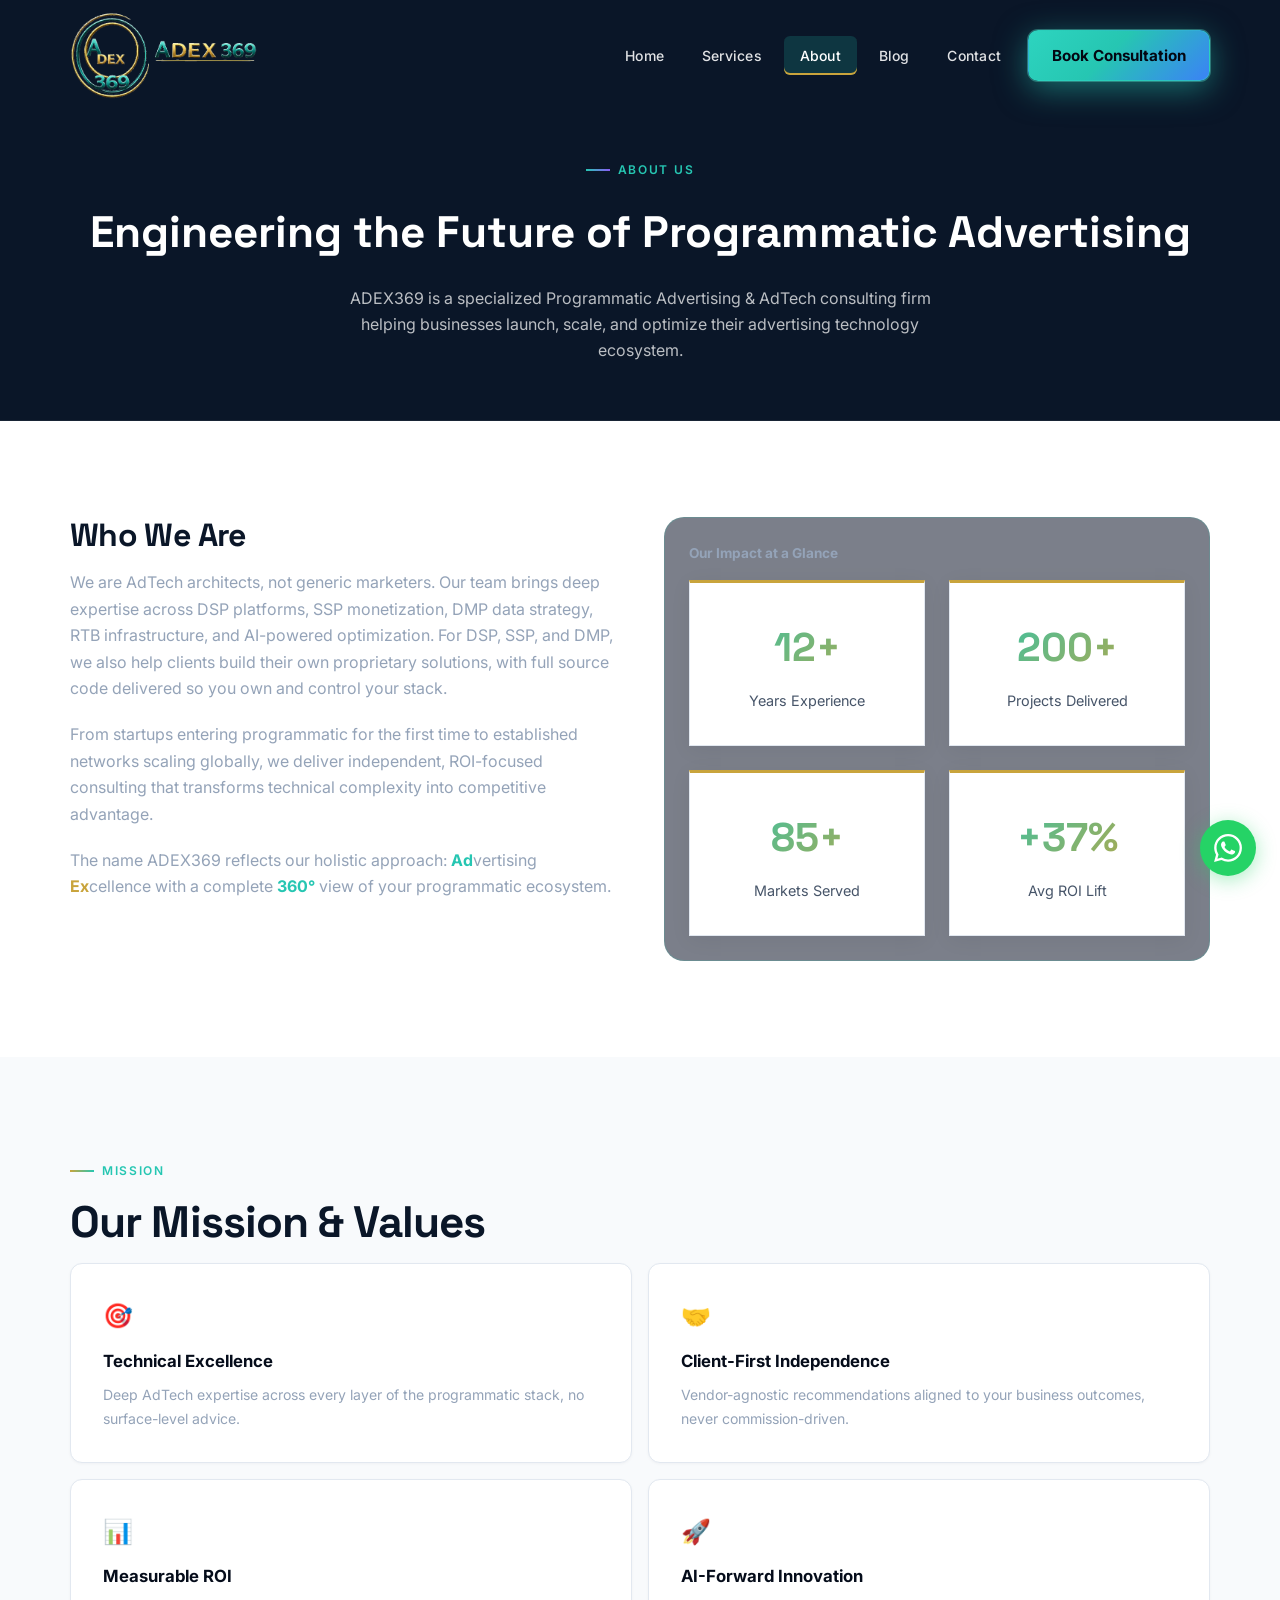
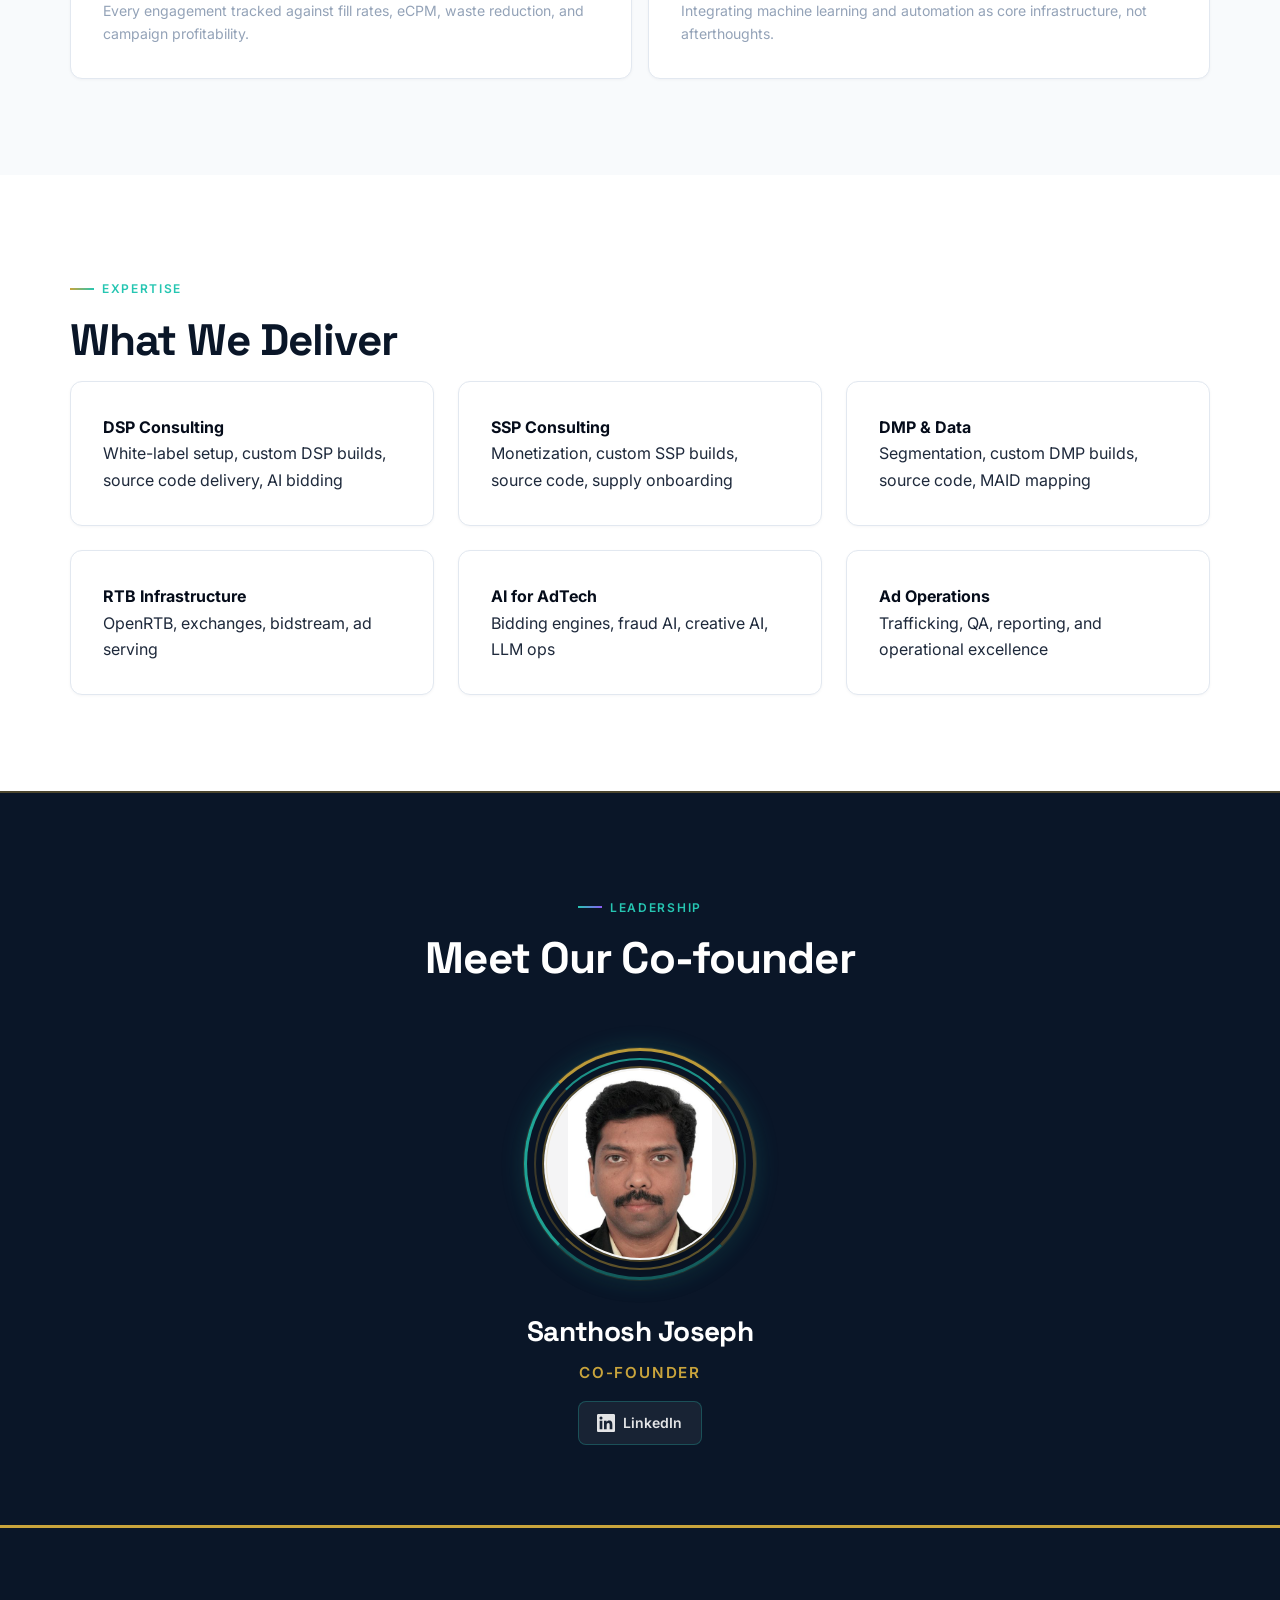
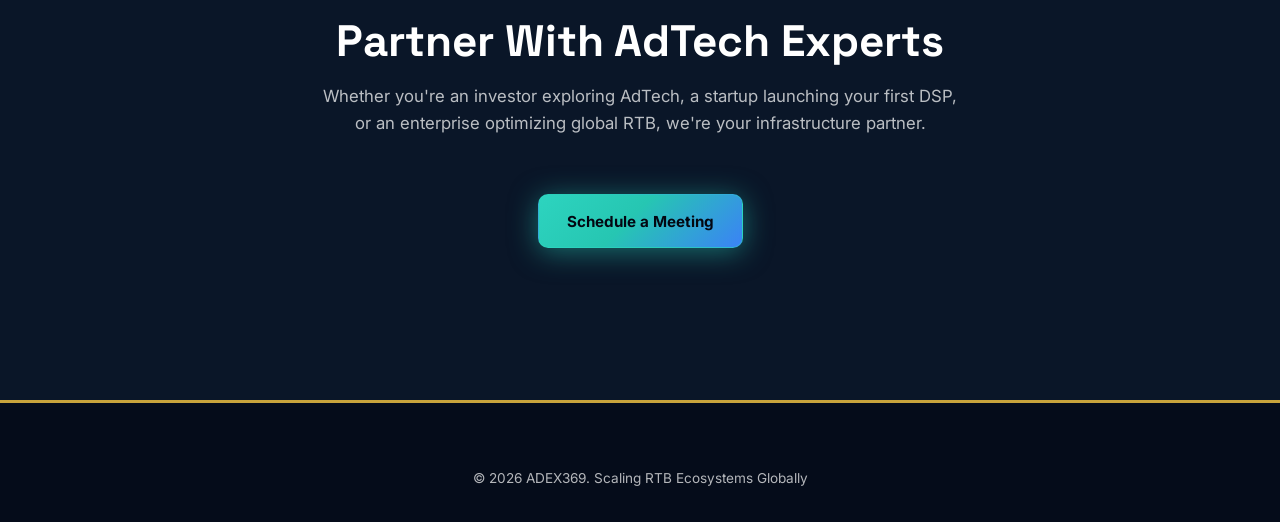
<file: about.html>
<!DOCTYPE html>
<html lang="en">
<head>
  <meta charset="UTF-8">
  <meta name="viewport" content="width=device-width, initial-scale=1.0">
  <title>About ADEX369 | AdTech Infrastructure Partner &amp; Co-founder</title>
  <meta name="description" content="Learn about ADEX369, a programmatic advertising consulting firm specializing in DSP, SSP, DMP, and RTB ecosystems. Meet our co-founder and explore our mission and values.">
  <meta name="keywords" content="about ADEX369, AdTech consulting company, programmatic advertising experts, DSP SSP DMP RTB partner">
  <meta name="author" content="ADEX369">
  <meta name="robots" content="index, follow">
  <meta name="theme-color" content="#0a0a0f">
  <link rel="canonical" href="https://adex369.com/about">
  <link rel="icon" type="image/png" href="assets/logo.png?v=8">
  <link rel="apple-touch-icon" href="assets/logo.png?v=8">
  <meta property="og:type" content="website">
  <meta property="og:site_name" content="ADEX369">
  <meta property="og:locale" content="en_US">
  <meta property="og:title" content="About ADEX369 | AdTech Infrastructure Partner">
  <meta property="og:description" content="Specialized programmatic advertising and AdTech consulting. Engineering the future of DSP, SSP, DMP, and RTB ecosystems.">
  <meta property="og:url" content="https://adex369.com/about">
  <meta property="og:image" content="https://adex369.com/assets/logo-full.png">
  <meta name="twitter:card" content="summary_large_image">
  <meta name="twitter:title" content="About ADEX369 | AdTech Infrastructure Partner">
  <meta name="twitter:description" content="Specialized programmatic advertising and AdTech consulting for DSP, SSP, DMP, and RTB ecosystems.">
  <meta name="twitter:image" content="https://adex369.com/assets/logo-full.png">
  <script type="application/ld+json">
  {
    "@context": "https://schema.org",
    "@graph": [
      {
        "@type": "AboutPage",
        "@id": "https://adex369.com/about#webpage",
        "url": "https://adex369.com/about",
        "name": "About ADEX369",
        "description": "About ADEX369 programmatic advertising and AdTech consulting.",
        "isPartOf": { "@id": "https://adex369.com/#website" },
        "about": { "@id": "https://adex369.com/#organization" },
        "inLanguage": "en-US"
      },
      {
        "@type": "Person",
        "name": "Santhosh Joseph",
        "jobTitle": "Co-founder",
        "worksFor": { "@id": "https://adex369.com/#organization" },
        "url": "https://www.linkedin.com/in/santhosh-joseph-a635282b/",
        "image": "https://adex369.com/assets/santhosh-joseph.png",
        "sameAs": ["https://www.linkedin.com/in/santhosh-joseph-a635282b/"]
      }
    ]
  }
  </script>
  <link rel="preconnect" href="https://fonts.googleapis.com">
  <link rel="preconnect" href="https://fonts.gstatic.com" crossorigin>
  <link href="https://fonts.googleapis.com/css2?family=Inter:wght@400;500;600;700&family=Space+Grotesk:wght@500;600;700&display=swap" rel="stylesheet">
  <link rel="stylesheet" href="css/styles.css?v=23">
  <link rel="stylesheet" href="css/premium.css?v=26">
  <link rel="stylesheet" href="css/animations.css?v=22">
  <link rel="stylesheet" href="css/loader.css?v=26">
</head>
<body>
  <script src="js/loader.js?v=26"></script>

  <header class="nav"><div class="nav-inner">
    <a href="/" class="nav-logo" aria-label="ADEX369 Home"><img class="logo-full" src="assets/logo-full.png?v=2" alt="ADEX369" width="200" height="48"></a>
    <div class="nav-right">
      <nav class="nav-links">
        <a href="/">Home</a><a href="/services">Services</a><a href="/about" class="active">About</a><a href="/blog">Blog</a><a href="/contact">Contact</a>
      </nav>
      <a href="/meeting" class="nav-cta">Book Consultation</a>
      <button class="nav-toggle" aria-label="Toggle menu"><span></span><span></span><span></span></button>
    </div>
  </div></header>

  <main>
    <section class="page-hero">
      <div class="container reveal">
        <span class="section-label" style="justify-content:center">About Us</span>
        <h1>Engineering the Future of Programmatic Advertising</h1>
        <p>ADEX369 is a specialized Programmatic Advertising &amp; AdTech consulting firm helping businesses launch, scale, and optimize their advertising technology ecosystem.</p>
      </div>
    </section>

    <section class="section section-light">
      <div class="container about-grid">
        <div class="reveal">
          <h2 class="section-title" style="font-size:2rem">Who We Are</h2>
          <p style="color:var(--text-muted);margin-bottom:1.25rem">We are AdTech architects, not generic marketers. Our team brings deep expertise across DSP platforms, SSP monetization, DMP data strategy, RTB infrastructure, and AI-powered optimization. For DSP, SSP, and DMP, we also help clients build their own proprietary solutions, with full source code delivered so you own and control your stack.</p>
          <p style="color:var(--text-muted);margin-bottom:1.25rem">From startups entering programmatic for the first time to established networks scaling globally, we deliver independent, ROI-focused consulting that transforms technical complexity into competitive advantage.</p>
          <p style="color:var(--text-muted)">The name ADEX369 reflects our holistic approach: <strong style="color:var(--cyan)">Ad</strong>vertising <strong style="color:var(--gold)">Ex</strong>cellence with a complete <strong style="color:var(--cyan)">360°</strong> view of your programmatic ecosystem.</p>
        </div>
        <div class="chart-panel reveal">
          <h4>Our Impact at a Glance</h4>
          <div class="metrics-grid" style="grid-template-columns:1fr 1fr;margin:0">
            <div class="metric-card"><div class="value"><span data-count="12" data-suffix="+">0</span></div><p>Years Experience</p></div>
            <div class="metric-card"><div class="value"><span data-count="200" data-suffix="+">0</span></div><p>Projects Delivered</p></div>
            <div class="metric-card"><div class="value"><span data-count="85" data-suffix="+">0</span></div><p>Markets Served</p></div>
            <div class="metric-card"><div class="value"><span data-prefix="+" data-count="37" data-suffix="%">0</span></div><p>Avg ROI Lift</p></div>
          </div>
        </div>
      </div>
    </section>

    <section class="section section-light-alt">
      <div class="container">
        <span class="section-label reveal">Mission</span>
        <h2 class="section-title reveal">Our Mission &amp; Values</h2>
        <div class="values-grid reveal-stagger">
          <div class="glass-card trust-card"><div class="icon">🎯</div><h4>Technical Excellence</h4><p>Deep AdTech expertise across every layer of the programmatic stack, no surface-level advice.</p></div>
          <div class="glass-card trust-card"><div class="icon">🤝</div><h4>Client-First Independence</h4><p>Vendor-agnostic recommendations aligned to your business outcomes, never commission-driven.</p></div>
          <div class="glass-card trust-card"><div class="icon">📊</div><h4>Measurable ROI</h4><p>Every engagement tracked against fill rates, eCPM, waste reduction, and campaign profitability.</p></div>
          <div class="glass-card trust-card"><div class="icon">🚀</div><h4>AI-Forward Innovation</h4><p>Integrating machine learning and automation as core infrastructure, not afterthoughts.</p></div>
        </div>
      </div>
    </section>

    <section class="section section-light">
      <div class="container">
        <span class="section-label reveal">Expertise</span>
        <h2 class="section-title reveal">What We Deliver</h2>
        <div class="services-grid reveal-stagger">
          <article class="glass-card"><h4>DSP Consulting</h4><p>White-label setup, custom DSP builds, source code delivery, AI bidding</p></article>
          <article class="glass-card"><h4>SSP Consulting</h4><p>Monetization, custom SSP builds, source code, supply onboarding</p></article>
          <article class="glass-card"><h4>DMP &amp; Data</h4><p>Segmentation, custom DMP builds, source code, MAID mapping</p></article>
          <article class="glass-card"><h4>RTB Infrastructure</h4><p>OpenRTB, exchanges, bidstream, ad serving</p></article>
          <article class="glass-card"><h4>AI for AdTech</h4><p>Bidding engines, fraud AI, creative AI, LLM ops</p></article>
          <article class="glass-card"><h4>Ad Operations</h4><p>Trafficking, QA, reporting, and operational excellence</p></article>
        </div>
      </div>
    </section>

    <section class="section section-dark founder-section">
      <div class="container">
        <div class="section-header reveal">
          <span class="section-label">Leadership</span>
          <h2 class="section-title">Meet Our Co-founder</h2>
        </div>
        <div class="founder-profile reveal">
          <div class="founder-avatar" aria-hidden="false">
            <span class="founder-avatar__ring founder-avatar__ring--outer"></span>
            <span class="founder-avatar__ring founder-avatar__ring--mid"></span>
            <span class="founder-avatar__ring founder-avatar__ring--inner"></span>
            <div class="founder-avatar__photo">
              <img src="assets/santhosh-joseph.png" alt="Santhosh Joseph" width="192" height="192" loading="lazy">
            </div>
          </div>
          <div class="founder-info">
            <h3 class="founder-name">Santhosh Joseph</h3>
            <p class="founder-role">Co-founder</p>
            <a href="https://www.linkedin.com/in/santhosh-joseph-a635282b/" class="founder-linkedin" target="_blank" rel="noopener noreferrer" aria-label="Santhosh Joseph on LinkedIn">
              <svg viewBox="0 0 24 24" aria-hidden="true"><path d="M20.447 20.452h-3.554v-5.569c0-1.328-.027-3.037-1.852-3.037-1.853 0-2.136 1.445-2.136 2.939v5.667H9.351V9h3.414v1.561h.046c.477-.9 1.637-1.85 3.37-1.85 3.601 0 4.267 2.37 4.267 5.455v6.286zM5.337 7.433a2.062 2.062 0 01-2.063-2.065 2.064 2.064 0 112.063 2.065zm1.782 13.019H3.555V9h3.564v11.452zM22.225 0H1.771C.792 0 0 .774 0 1.729v20.542C0 23.227.792 24 1.771 24h20.451C23.2 24 24 23.227 24 22.271V1.729C24 .774 23.2 0 22.222 0h.003z"/></svg>
              LinkedIn
            </a>
          </div>
        </div>
      </div>
    </section>

    <section class="section cta-band">
      <div class="container section-header reveal">
        <h2 class="section-title">Partner With AdTech Experts</h2>
        <p class="section-desc" style="margin:0 auto 2rem">Whether you're an investor exploring AdTech, a startup launching your first DSP, or an enterprise optimizing global RTB, we're your infrastructure partner.</p>
        <a href="/meeting" class="btn btn-primary" style="margin-top:1.5rem">Schedule a Meeting</a>
      </div>
    </section>
  </main>

  <footer class="footer"><div class="container">
    <div class="footer-bottom" style="border:none;padding:0"><span>© 2026 ADEX369. Scaling RTB Ecosystems Globally</span></div>
  </div></footer>

  <a href="https://wa.me/919886464313" class="whatsapp-float" target="_blank" rel="noopener" aria-label="WhatsApp"><svg viewBox="0 0 24 24"><path d="M17.472 14.382c-.297-.149-1.758-.867-2.03-.967-.273-.099-.471-.148-.67.15-.197.297-.767.966-.94 1.164-.173.199-.347.223-.644.075-.297-.15-1.255-.463-2.39-1.475-.883-.788-1.48-1.761-1.653-2.059-.173-.297-.018-.458.13-.606.134-.133.298-.347.446-.52.149-.174.198-.298.298-.497.099-.198.05-.371-.025-.52-.075-.149-.669-1.612-.916-2.207-.242-.579-.487-.5-.669-.51-.173-.008-.371-.01-.57-.01-.198 0-.52.074-.792.372-.272.297-1.04 1.016-1.04 2.479 0 1.462 1.065 2.875 1.213 3.074.149.198 2.096 3.2 5.077 4.487.709.306 1.262.489 1.694.625.712.227 1.36.195 1.871.118.571-.085 1.758-.719 2.006-1.413.248-.694.248-1.289.173-1.413-.074-.124-.272-.198-.57-.347m-5.421 7.403h-.004a9.87 9.87 0 01-5.031-1.378l-.361-.214-3.741.982.998-3.648-.235-.374a9.86 9.86 0 01-1.51-5.26c.001-5.45 4.436-9.884 9.888-9.884 2.64 0 5.122 1.03 6.988 2.898a9.825 9.825 0 012.893 6.994c-.003 5.45-4.435 9.884-9.883 9.884m8.413-18.297A11.815 11.815 0 0012.05 0C5.495 0 .16 5.335.157 11.892c0 2.096.547 4.142 1.588 5.945L.057 24l6.305-1.654a11.882 11.882 0 005.683 1.448h.005c6.554 0 11.89-5.335 11.893-11.893a11.821 11.821 0 00-3.48-8.413z"/></svg></a>
  <script src="js/nav.js?v=22" defer></script>
  <script src="js/main.js?v=22" defer></script>
</body>
</html>
</file>
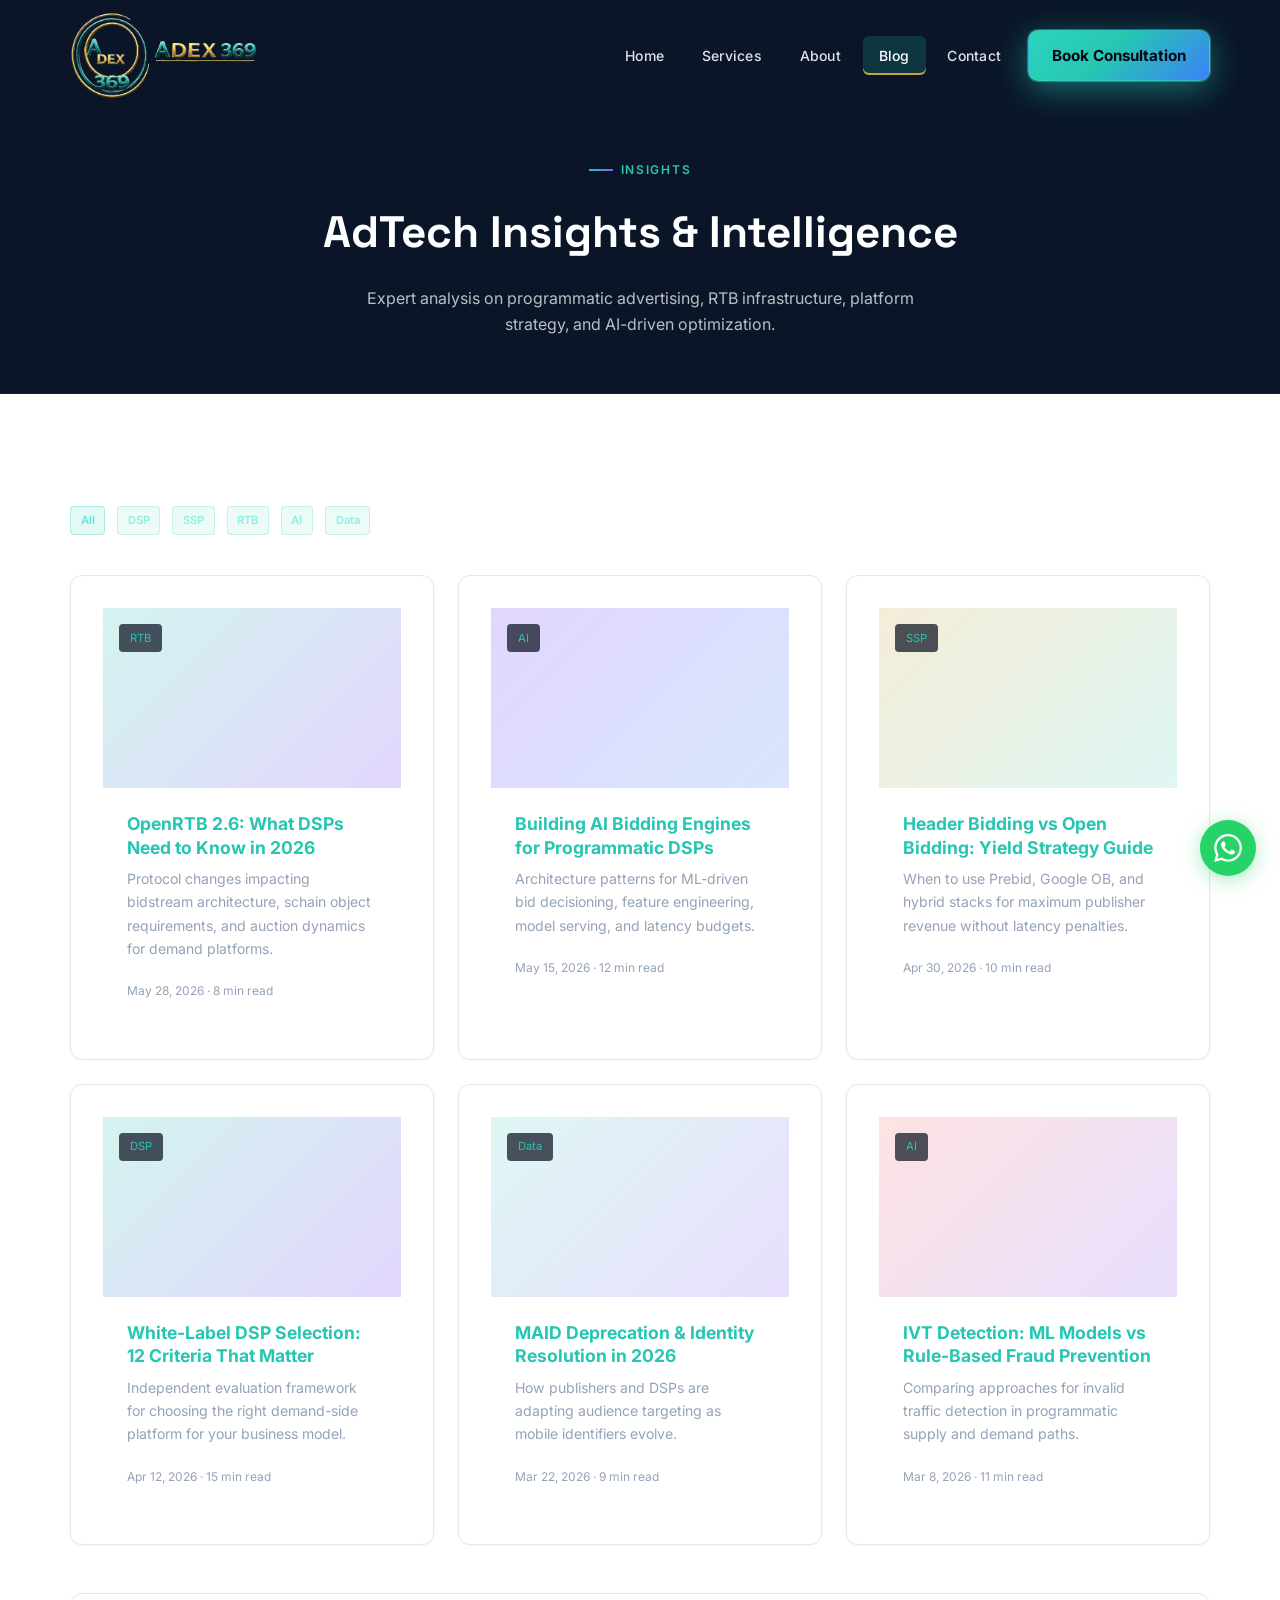
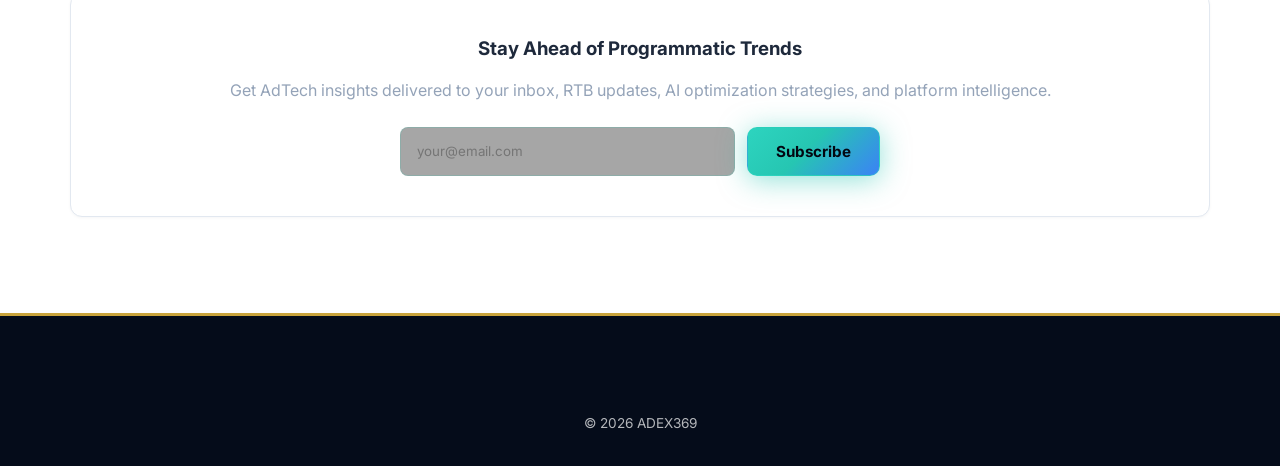
<file: blog.html>
<!DOCTYPE html>
<html lang="en">
<head>
  <meta charset="UTF-8">
  <meta name="viewport" content="width=device-width, initial-scale=1.0">
  <title>AdTech Blog | Programmatic Advertising Insights | ADEX369</title>
  <meta name="description" content="Read ADEX369 insights on DSP, SSP, RTB infrastructure, programmatic advertising trends, AI-driven optimization, and enterprise AdTech strategy.">
  <meta name="keywords" content="AdTech blog, programmatic advertising insights, RTB trends, DSP strategy, AdTech news">
  <meta name="author" content="ADEX369">
  <meta name="robots" content="index, follow">
  <meta name="theme-color" content="#0a0a0f">
  <link rel="canonical" href="https://adex369.com/blog">
  <link rel="icon" type="image/png" href="assets/logo.png?v=8">
  <link rel="apple-touch-icon" href="assets/logo.png?v=8">
  <meta property="og:type" content="website">
  <meta property="og:site_name" content="ADEX369">
  <meta property="og:locale" content="en_US">
  <meta property="og:title" content="AdTech Blog | ADEX369 Insights">
  <meta property="og:description" content="AdTech insights on DSP, SSP, RTB infrastructure, programmatic advertising, and AI-driven optimization.">
  <meta property="og:url" content="https://adex369.com/blog">
  <meta property="og:image" content="https://adex369.com/assets/logo-full.png">
  <meta name="twitter:card" content="summary_large_image">
  <meta name="twitter:title" content="AdTech Blog | ADEX369">
  <meta name="twitter:description" content="Programmatic advertising and AdTech insights from ADEX369 consultants.">
  <meta name="twitter:image" content="https://adex369.com/assets/logo-full.png">
  <script type="application/ld+json">
  {
    "@context": "https://schema.org",
    "@type": "Blog",
    "name": "ADEX369 AdTech Blog",
    "url": "https://adex369.com/blog",
    "description": "AdTech insights on programmatic advertising, DSP, SSP, DMP, and RTB.",
    "publisher": { "@id": "https://adex369.com/#organization" },
    "inLanguage": "en-US"
  }
  </script>
  <link rel="preconnect" href="https://fonts.googleapis.com">
  <link rel="preconnect" href="https://fonts.gstatic.com" crossorigin>
  <link href="https://fonts.googleapis.com/css2?family=Inter:wght@400;500;600;700&family=Space+Grotesk:wght@500;600;700&display=swap" rel="stylesheet">
  <link rel="stylesheet" href="css/styles.css?v=23">
  <link rel="stylesheet" href="css/premium.css?v=23">
  <link rel="stylesheet" href="css/animations.css?v=22">
  <link rel="stylesheet" href="css/loader.css?v=26">
</head>
<body>
  <script src="js/loader.js?v=26"></script>

  <header class="nav"><div class="nav-inner">
    <a href="/" class="nav-logo" aria-label="ADEX369 Home"><img class="logo-full" src="assets/logo-full.png?v=2" alt="ADEX369" width="200" height="48"></a>
    <div class="nav-right">
      <nav class="nav-links">
        <a href="/">Home</a><a href="/services">Services</a><a href="/about">About</a><a href="/blog" class="active">Blog</a><a href="/contact">Contact</a>
      </nav>
      <a href="/meeting" class="nav-cta">Book Consultation</a>
      <button class="nav-toggle" aria-label="Toggle menu"><span></span><span></span><span></span></button>
    </div>
  </div></header>

  <main>
    <section class="page-hero">
      <div class="container reveal">
        <span class="section-label" style="justify-content:center">Insights</span>
        <h1>AdTech Insights &amp; Intelligence</h1>
        <p>Expert analysis on programmatic advertising, RTB infrastructure, platform strategy, and AI-driven optimization.</p>
      </div>
    </section>

    <section class="section section-light">
      <div class="container">
        <div style="display:flex;flex-wrap:wrap;gap:0.75rem;margin-bottom:2.5rem" class="reveal">
          <span class="service-tags"><span style="cursor:pointer">All</span></span>
          <span class="service-tags"><span style="cursor:pointer;opacity:0.7">DSP</span></span>
          <span class="service-tags"><span style="cursor:pointer;opacity:0.7">SSP</span></span>
          <span class="service-tags"><span style="cursor:pointer;opacity:0.7">RTB</span></span>
          <span class="service-tags"><span style="cursor:pointer;opacity:0.7">AI</span></span>
          <span class="service-tags"><span style="cursor:pointer;opacity:0.7">Data</span></span>
        </div>

        <div class="blog-grid reveal-stagger">
          <article class="glass-card blog-card">
            <div class="blog-thumb"><span class="tag">RTB</span></div>
            <div class="blog-body">
              <h3><a href="#">OpenRTB 2.6: What DSPs Need to Know in 2026</a></h3>
              <p>Protocol changes impacting bidstream architecture, schain object requirements, and auction dynamics for demand platforms.</p>
              <span class="blog-meta">May 28, 2026 · 8 min read</span>
            </div>
          </article>
          <article class="glass-card blog-card">
            <div class="blog-thumb" style="background:linear-gradient(135deg,rgba(139,92,246,0.25),rgba(59,130,246,0.2))"><span class="tag">AI</span></div>
            <div class="blog-body">
              <h3><a href="#">Building AI Bidding Engines for Programmatic DSPs</a></h3>
              <p>Architecture patterns for ML-driven bid decisioning, feature engineering, model serving, and latency budgets.</p>
              <span class="blog-meta">May 15, 2026 · 12 min read</span>
            </div>
          </article>
          <article class="glass-card blog-card">
            <div class="blog-thumb" style="background:linear-gradient(135deg,rgba(201,164,60,0.2),rgba(38,198,178,0.15))"><span class="tag">SSP</span></div>
            <div class="blog-body">
              <h3><a href="#">Header Bidding vs Open Bidding: Yield Strategy Guide</a></h3>
              <p>When to use Prebid, Google OB, and hybrid stacks for maximum publisher revenue without latency penalties.</p>
              <span class="blog-meta">Apr 30, 2026 · 10 min read</span>
            </div>
          </article>
          <article class="glass-card blog-card">
            <div class="blog-thumb"><span class="tag">DSP</span></div>
            <div class="blog-body">
              <h3><a href="#">White-Label DSP Selection: 12 Criteria That Matter</a></h3>
              <p>Independent evaluation framework for choosing the right demand-side platform for your business model.</p>
              <span class="blog-meta">Apr 12, 2026 · 15 min read</span>
            </div>
          </article>
          <article class="glass-card blog-card">
            <div class="blog-thumb" style="background:linear-gradient(135deg,rgba(38,198,178,0.15),rgba(139,92,246,0.2))"><span class="tag">Data</span></div>
            <div class="blog-body">
              <h3><a href="#">MAID Deprecation &amp; Identity Resolution in 2026</a></h3>
              <p>How publishers and DSPs are adapting audience targeting as mobile identifiers evolve.</p>
              <span class="blog-meta">Mar 22, 2026 · 9 min read</span>
            </div>
          </article>
          <article class="glass-card blog-card">
            <div class="blog-thumb" style="background:linear-gradient(135deg,rgba(239,68,68,0.15),rgba(139,92,246,0.2))"><span class="tag">AI</span></div>
            <div class="blog-body">
              <h3><a href="#">IVT Detection: ML Models vs Rule-Based Fraud Prevention</a></h3>
              <p>Comparing approaches for invalid traffic detection in programmatic supply and demand paths.</p>
              <span class="blog-meta">Mar 8, 2026 · 11 min read</span>
            </div>
          </article>
        </div>

        <div class="glass-card reveal" style="margin-top:3rem;padding:2.5rem;text-align:center">
          <h3 style="margin-bottom:0.75rem">Stay Ahead of Programmatic Trends</h3>
          <p style="color:var(--text-muted);margin-bottom:1.5rem">Get AdTech insights delivered to your inbox, RTB updates, AI optimization strategies, and platform intelligence.</p>
          <form id="newsletter-form" class="newsletter-box" style="margin:0 auto">
            <input type="email" placeholder="your@email.com" required aria-label="Email">
            <button type="submit" class="btn btn-primary">Subscribe</button>
          </form>
        </div>
      </div>
    </section>
  </main>

  <footer class="footer"><div class="container"><div class="footer-bottom" style="border:none"><span>© 2026 ADEX369</span></div></div></footer>
  <a href="https://wa.me/919886464313" class="whatsapp-float" target="_blank" rel="noopener" aria-label="WhatsApp"><svg viewBox="0 0 24 24"><path d="M17.472 14.382c-.297-.149-1.758-.867-2.03-.967-.273-.099-.471-.148-.67.15-.197.297-.767.966-.94 1.164-.173.199-.347.223-.644.075-.297-.15-1.255-.463-2.39-1.475-.883-.788-1.48-1.761-1.653-2.059-.173-.297-.018-.458.13-.606.134-.133.298-.347.446-.52.149-.174.198-.298.298-.497.099-.198.05-.371-.025-.52-.075-.149-.669-1.612-.916-2.207-.242-.579-.487-.5-.669-.51-.173-.008-.371-.01-.57-.01-.198 0-.52.074-.792.372-.272.297-1.04 1.016-1.04 2.479 0 1.462 1.065 2.875 1.213 3.074.149.198 2.096 3.2 5.077 4.487.709.306 1.262.489 1.694.625.712.227 1.36.195 1.871.118.571-.085 1.758-.719 2.006-1.413.248-.694.248-1.289.173-1.413-.074-.124-.272-.198-.57-.347m-5.421 7.403h-.004a9.87 9.87 0 01-5.031-1.378l-.361-.214-3.741.982.998-3.648-.235-.374a9.86 9.86 0 01-1.51-5.26c.001-5.45 4.436-9.884 9.888-9.884 2.64 0 5.122 1.03 6.988 2.898a9.825 9.825 0 012.893 6.994c-.003 5.45-4.435 9.884-9.883 9.884m8.413-18.297A11.815 11.815 0 0012.05 0C5.495 0 .16 5.335.157 11.892c0 2.096.547 4.142 1.588 5.945L.057 24l6.305-1.654a11.882 11.882 0 005.683 1.448h.005c6.554 0 11.89-5.335 11.893-11.893a11.821 11.821 0 00-3.48-8.413z"/></svg></a>
  <script src="js/nav.js?v=22" defer></script>
  <script src="js/main.js?v=22" defer></script>
</body>
</html>
</file>
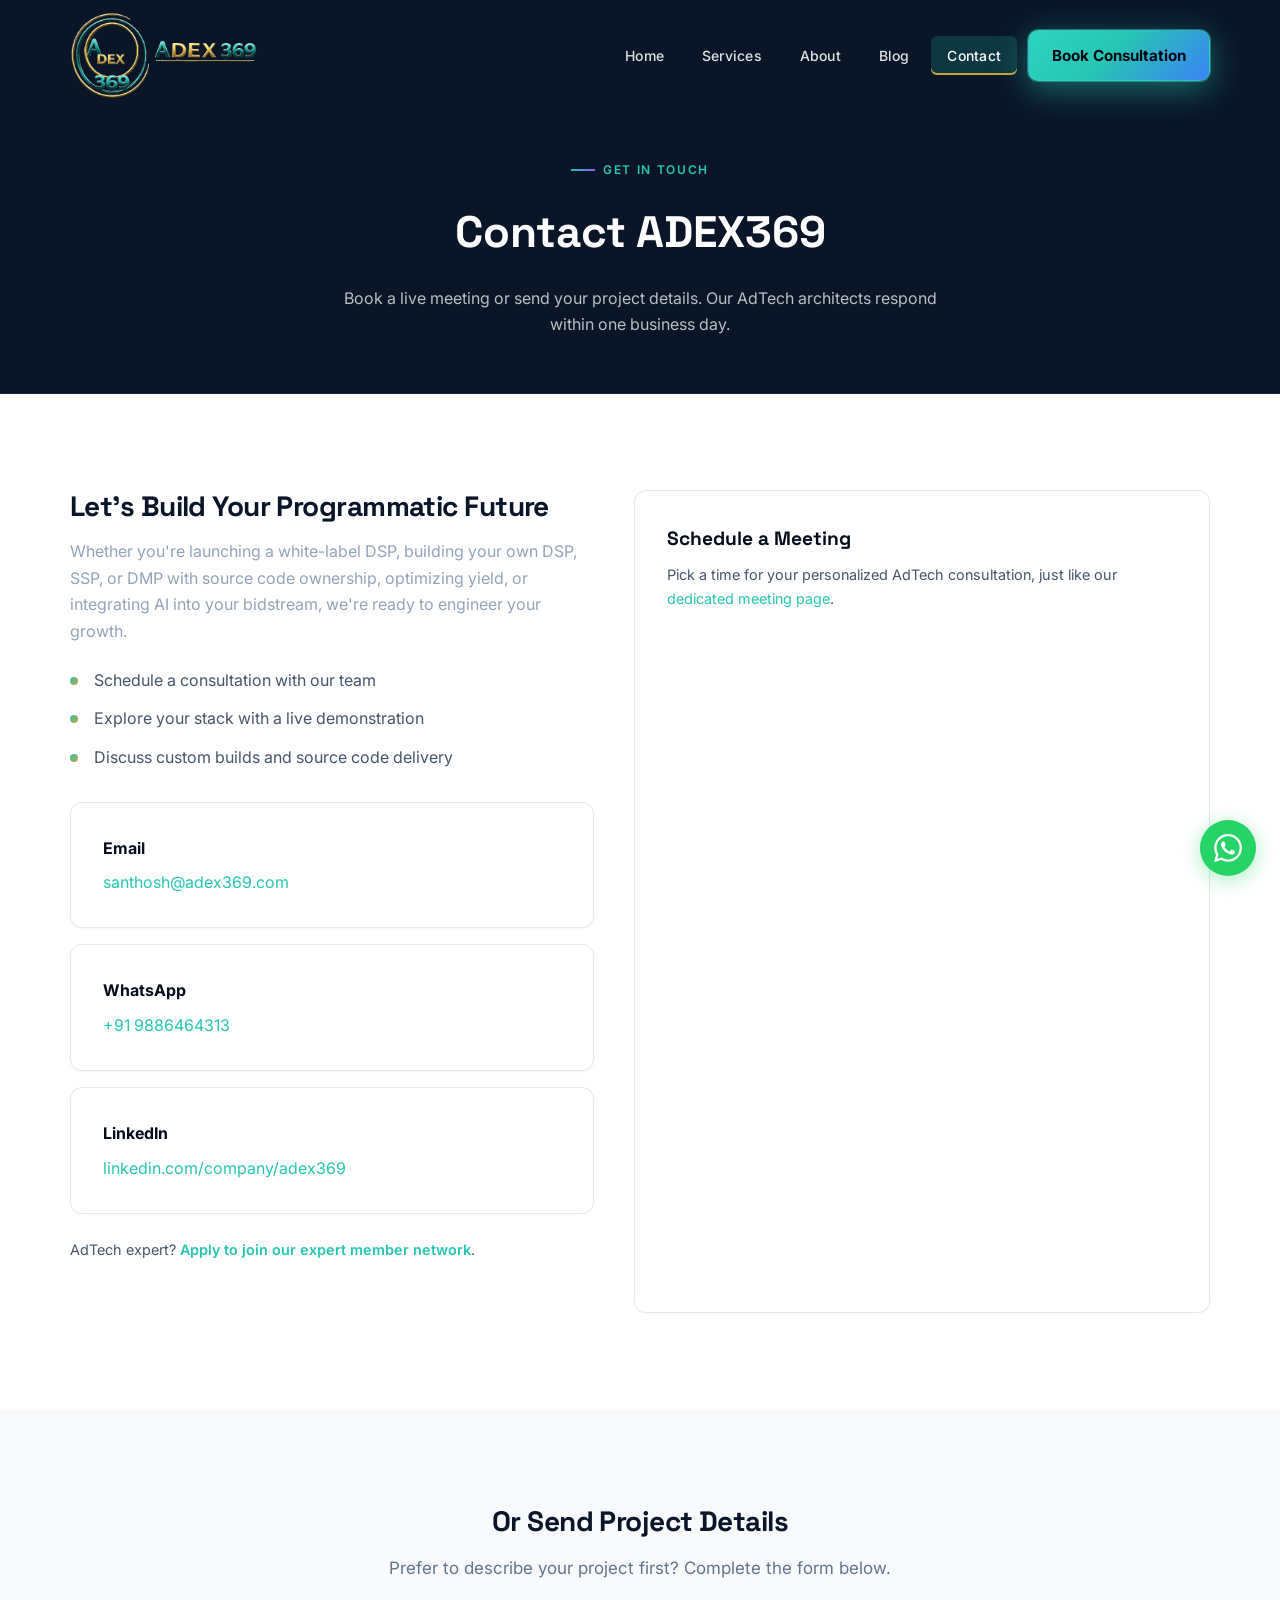
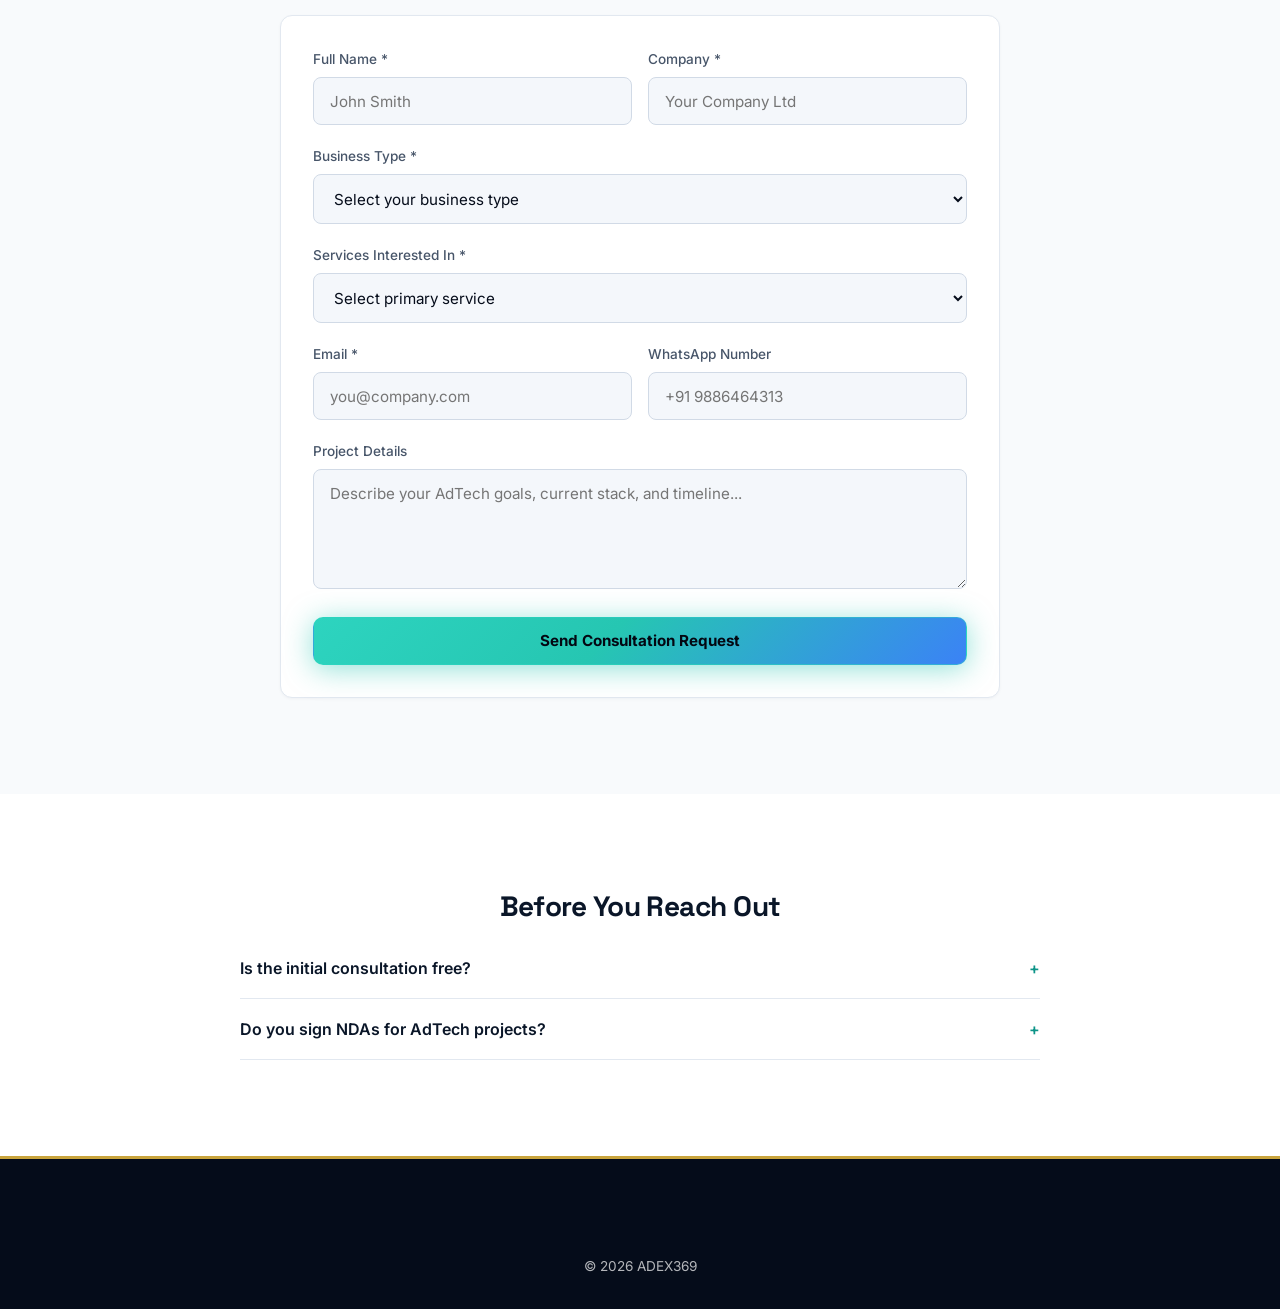
<file: contact.html>
<!DOCTYPE html>
<html lang="en">
<head>
  <meta charset="UTF-8">
  <meta name="viewport" content="width=device-width, initial-scale=1.0">
  <title>Contact ADEX369 | Schedule Your AdTech Consultation</title>
  <meta name="description" content="Contact ADEX369 for programmatic advertising consulting. Book a consultation for DSP, SSP, DMP, RTB, and AI strategy with our AdTech experts.">
  <meta name="keywords" content="contact ADEX369, AdTech consultation, programmatic advertising consulting, book AdTech meeting">
  <meta name="author" content="ADEX369">
  <meta name="robots" content="index, follow">
  <meta name="theme-color" content="#0a0a0f">
  <link rel="canonical" href="https://adex369.com/contact">
  <link rel="icon" type="image/png" href="assets/logo.png?v=8">
  <link rel="apple-touch-icon" href="assets/logo.png?v=8">
  <meta property="og:type" content="website">
  <meta property="og:site_name" content="ADEX369">
  <meta property="og:locale" content="en_US">
  <meta property="og:title" content="Contact ADEX369 | Schedule Your AdTech Consultation">
  <meta property="og:description" content="Get in touch with ADEX369 for DSP, SSP, DMP, RTB, and AI consulting. Book your programmatic growth consultation today.">
  <meta property="og:url" content="https://adex369.com/contact">
  <meta property="og:image" content="https://adex369.com/assets/logo-full.png">
  <meta name="twitter:card" content="summary_large_image">
  <meta name="twitter:title" content="Contact ADEX369">
  <meta name="twitter:description" content="Schedule your AdTech growth consultation with ADEX369 programmatic experts.">
  <meta name="twitter:image" content="https://adex369.com/assets/logo-full.png">
  <script type="application/ld+json">
  {
    "@context": "https://schema.org",
    "@type": "ContactPage",
    "url": "https://adex369.com/contact",
    "name": "Contact ADEX369",
    "description": "Contact ADEX369 for programmatic advertising and AdTech consulting.",
    "mainEntity": {
      "@type": "Organization",
      "@id": "https://adex369.com/#organization",
      "name": "ADEX369",
      "email": "santhosh@adex369.com",
      "url": "https://adex369.com/"
    }
  }
  </script>
  <link rel="preconnect" href="https://fonts.googleapis.com">
  <link rel="preconnect" href="https://fonts.gstatic.com" crossorigin>
  <link href="https://fonts.googleapis.com/css2?family=Inter:wght@400;500;600;700&family=Space+Grotesk:wght@500;600;700&display=swap" rel="stylesheet">
  <link rel="stylesheet" href="css/styles.css?v=23">
  <link rel="stylesheet" href="css/premium.css?v=23">
  <link rel="stylesheet" href="css/animations.css?v=22">
  <link rel="stylesheet" href="css/loader.css?v=26">
  <link href="https://assets.calendly.com/assets/external/widget.css" rel="stylesheet">
</head>
<body>
  <script src="js/loader.js?v=26"></script>

  <header class="nav"><div class="nav-inner">
    <a href="/" class="nav-logo" aria-label="ADEX369 Home"><img class="logo-full" src="assets/logo-full.png?v=2" alt="ADEX369" width="200" height="48"></a>
    <div class="nav-right">
      <nav class="nav-links">
        <a href="/">Home</a><a href="/services">Services</a><a href="/about">About</a><a href="/blog">Blog</a><a href="/contact" class="active">Contact</a>
      </nav>
      <a href="/meeting" class="nav-cta">Book Consultation</a>
      <button class="nav-toggle" aria-label="Toggle menu"><span></span><span></span><span></span></button>
    </div>
  </div></header>

  <main>
    <section class="page-hero">
      <div class="container reveal">
        <span class="section-label" style="justify-content:center">Get in Touch</span>
        <h1>Contact ADEX369</h1>
        <p>Book a live meeting or send your project details. Our AdTech architects respond within one business day.</p>
      </div>
    </section>

    <section class="section section-light">
      <div class="container meeting-grid reveal">
        <div class="meeting-info">
          <h2 class="section-title" style="font-size:1.75rem">Let's Build Your Programmatic Future</h2>
          <p style="color:var(--text-muted);margin-bottom:1.5rem">Whether you're launching a white-label DSP, building your own DSP, SSP, or DMP with source code ownership, optimizing yield, or integrating AI into your bidstream, we're ready to engineer your growth.</p>

          <ul class="meeting-benefits">
            <li>Schedule a consultation with our team</li>
            <li>Explore your stack with a live demonstration</li>
            <li>Discuss custom builds and source code delivery</li>
          </ul>

          <div class="glass-card" style="margin-bottom:1rem">
            <h4 style="margin-bottom:0.5rem">Email</h4>
            <a href="mailto:santhosh@adex369.com">santhosh@adex369.com</a>
          </div>
          <div class="glass-card" style="margin-bottom:1rem">
            <h4 style="margin-bottom:0.5rem">WhatsApp</h4>
            <a href="https://wa.me/919886464313" target="_blank" rel="noopener">+91 9886464313</a>
          </div>
          <div class="glass-card">
            <h4 style="margin-bottom:0.5rem">LinkedIn</h4>
            <a href="https://linkedin.com/company/adex369" target="_blank" rel="noopener">linkedin.com/company/adex369</a>
          </div>

          <p class="meeting-note" style="margin-top:1.5rem">AdTech expert? <a href="/experts">Apply to join our expert member network</a>.</p>
        </div>

        <div class="calendly-panel glass-card">
          <h3>Schedule a Meeting</h3>
          <p>Pick a time for your personalized AdTech consultation, just like our <a href="/meeting">dedicated meeting page</a>.</p>
          <div id="calendly-embed" class="calendly-inline-widget" data-url="https://calendly.com/santhosh-adex369/30min" style="min-width:280px;height:650px;"></div>
        </div>
      </div>
    </section>

    <section class="section section-light-alt">
      <div class="container">
        <h2 class="section-title reveal" style="text-align:center;font-size:1.75rem">Or Send Project Details</h2>
        <p class="section-desc reveal" style="text-align:center;margin:0 auto 2rem">Prefer to describe your project first? Complete the form below.</p>
        <form id="contact-form" class="glass-card reveal" style="padding:2rem;max-width:720px;margin:0 auto" aria-label="Consultation request form">
          <div class="form-row">
            <div class="form-group">
              <label for="name">Full Name *</label>
              <input type="text" id="name" name="name" required placeholder="John Smith">
            </div>
            <div class="form-group">
              <label for="company">Company *</label>
              <input type="text" id="company" name="company" required placeholder="Your Company Ltd">
            </div>
          </div>
          <div class="form-group">
            <label for="business-type">Business Type *</label>
            <select id="business-type" name="business-type" required>
              <option value="">Select your business type</option>
              <option>Ad Network</option>
              <option>Publisher</option>
              <option>Affiliate Marketer</option>
              <option>Media Buying Agency</option>
              <option>AdTech Startup</option>
              <option>Telecom / Data Company</option>
              <option>Existing DSP/SSP Owner</option>
              <option>Investor</option>
              <option>Other</option>
            </select>
          </div>
          <div class="form-group">
            <label for="services">Services Interested In *</label>
            <select id="services" name="services" required>
              <option value="">Select primary service</option>
              <option>DSP Consulting</option>
              <option>SSP Consulting</option>
              <option>DMP & Data Solutions</option>
              <option>RTB Infrastructure</option>
              <option>Ad Fraud Solutions</option>
              <option>White-Label DSP/SSP Setup</option>
              <option>Custom DSP/SSP/DMP Build (Source Code)</option>
              <option>AI Integration for AdTech</option>
              <option>Demand & Supply Partnerships</option>
              <option>Full Programmatic Business Setup</option>
            </select>
          </div>
          <div class="form-row">
            <div class="form-group">
              <label for="email">Email *</label>
              <input type="email" id="email" name="email" required placeholder="you@company.com">
            </div>
            <div class="form-group">
              <label for="whatsapp">WhatsApp Number</label>
              <input type="tel" id="whatsapp" name="whatsapp" placeholder="+91 9886464313">
            </div>
          </div>
          <div class="form-group">
            <label for="message">Project Details</label>
            <textarea id="message" name="message" placeholder="Describe your AdTech goals, current stack, and timeline..."></textarea>
          </div>
          <button type="submit" class="btn btn-primary" style="width:100%">Send Consultation Request</button>
        </form>
      </div>
    </section>

    <section class="section section-light" id="faq">
      <div class="container">
        <h2 class="section-title reveal" style="text-align:center;font-size:1.75rem;color:#0a1628">Before You Reach Out</h2>
        <div class="faq-list reveal">
          <div class="faq-item"><button class="faq-question">Is the initial consultation free? <span class="icon">+</span></button><div class="faq-answer"><p>Yes. We offer a complimentary discovery call to understand your business model, technical requirements, and growth objectives before proposing an engagement.</p></div></div>
          <div class="faq-item"><button class="faq-question">Do you sign NDAs for AdTech projects? <span class="icon">+</span></button><div class="faq-answer"><p>Absolutely. We routinely work under NDA with startups, investors, and enterprise clients evaluating proprietary AdTech strategies.</p></div></div>
        </div>
      </div>
    </section>
  </main>

  <footer class="footer"><div class="container"><div class="footer-bottom" style="border:none"><span>© 2026 ADEX369</span></div></div></footer>
  <a href="https://wa.me/919886464313" class="whatsapp-float" target="_blank" rel="noopener" aria-label="WhatsApp"><svg viewBox="0 0 24 24"><path d="M17.472 14.382c-.297-.149-1.758-.867-2.03-.967-.273-.099-.471-.148-.67.15-.197.297-.767.966-.94 1.164-.173.199-.347.223-.644.075-.297-.15-1.255-.463-2.39-1.475-.883-.788-1.48-1.761-1.653-2.059-.173-.297-.018-.458.13-.606.134-.133.298-.347.446-.52.149-.174.198-.298.298-.497.099-.198.05-.371-.025-.52-.075-.149-.669-1.612-.916-2.207-.242-.579-.487-.5-.669-.51-.173-.008-.371-.01-.57-.01-.198 0-.52.074-.792.372-.272.297-1.04 1.016-1.04 2.479 0 1.462 1.065 2.875 1.213 3.074.149.198 2.096 3.2 5.077 4.487.709.306 1.262.489 1.694.625.712.227 1.36.195 1.871.118.571-.085 1.758-.719 2.006-1.413.248-.694.248-1.289.173-1.413-.074-.124-.272-.198-.57-.347m-5.421 7.403h-.004a9.87 9.87 0 01-5.031-1.378l-.361-.214-3.741.982.998-3.648-.235-.374a9.86 9.86 0 01-1.51-5.26c.001-5.45 4.436-9.884 9.888-9.884 2.64 0 5.122 1.03 6.988 2.898a9.825 9.825 0 012.893 6.994c-.003 5.45-4.435 9.884-9.883 9.884m8.413-18.297A11.815 11.815 0 0012.05 0C5.495 0 .16 5.335.157 11.892c0 2.096.547 4.142 1.588 5.945L.057 24l6.305-1.654a11.882 11.882 0 005.683 1.448h.005c6.554 0 11.89-5.335 11.893-11.893a11.821 11.821 0 00-3.48-8.413z"/></svg></a>

  <script src="js/config.js?v=22"></script>
  <script src="js/nav.js?v=22" defer></script>
  <script src="js/main.js?v=22" defer></script>
  <script src="https://assets.calendly.com/assets/external/widget.js" type="text/javascript" async></script>
  <script src="js/calendly.js?v=22" defer></script>
</body>
</html>
</file>
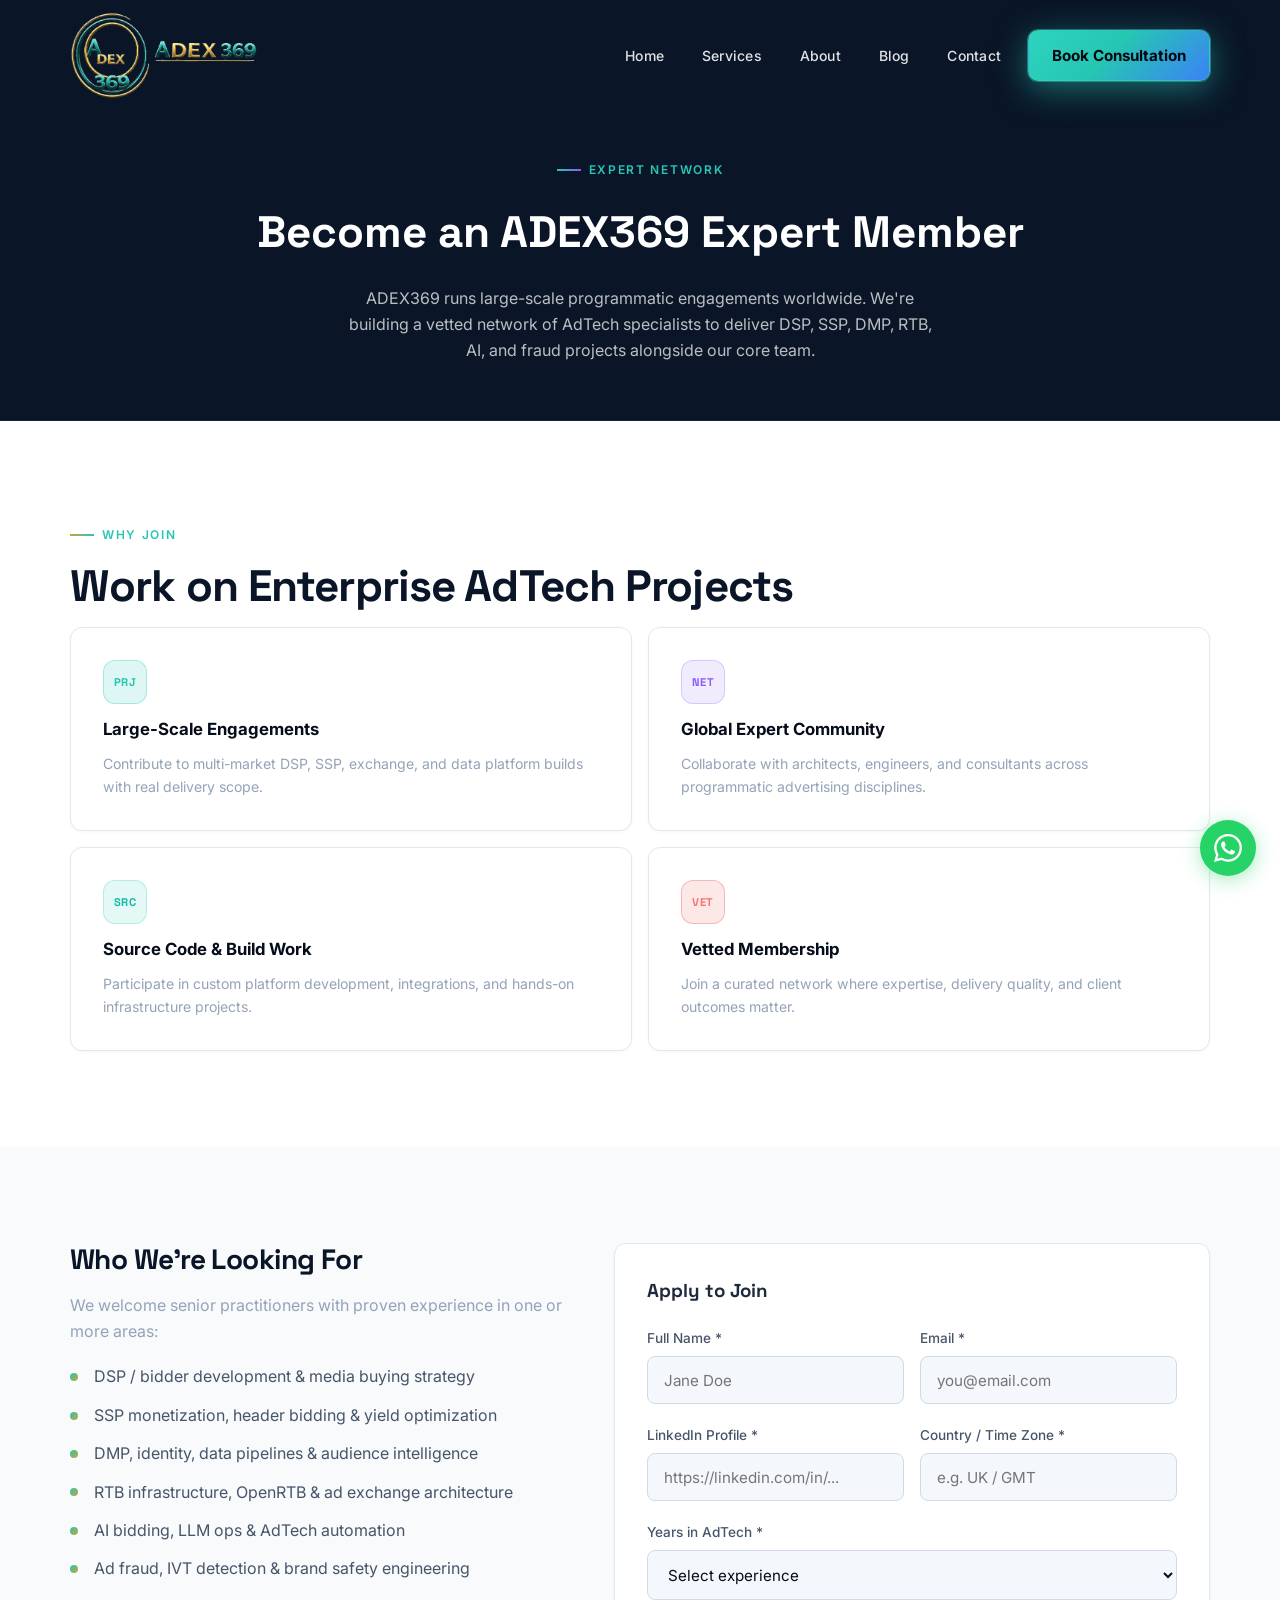
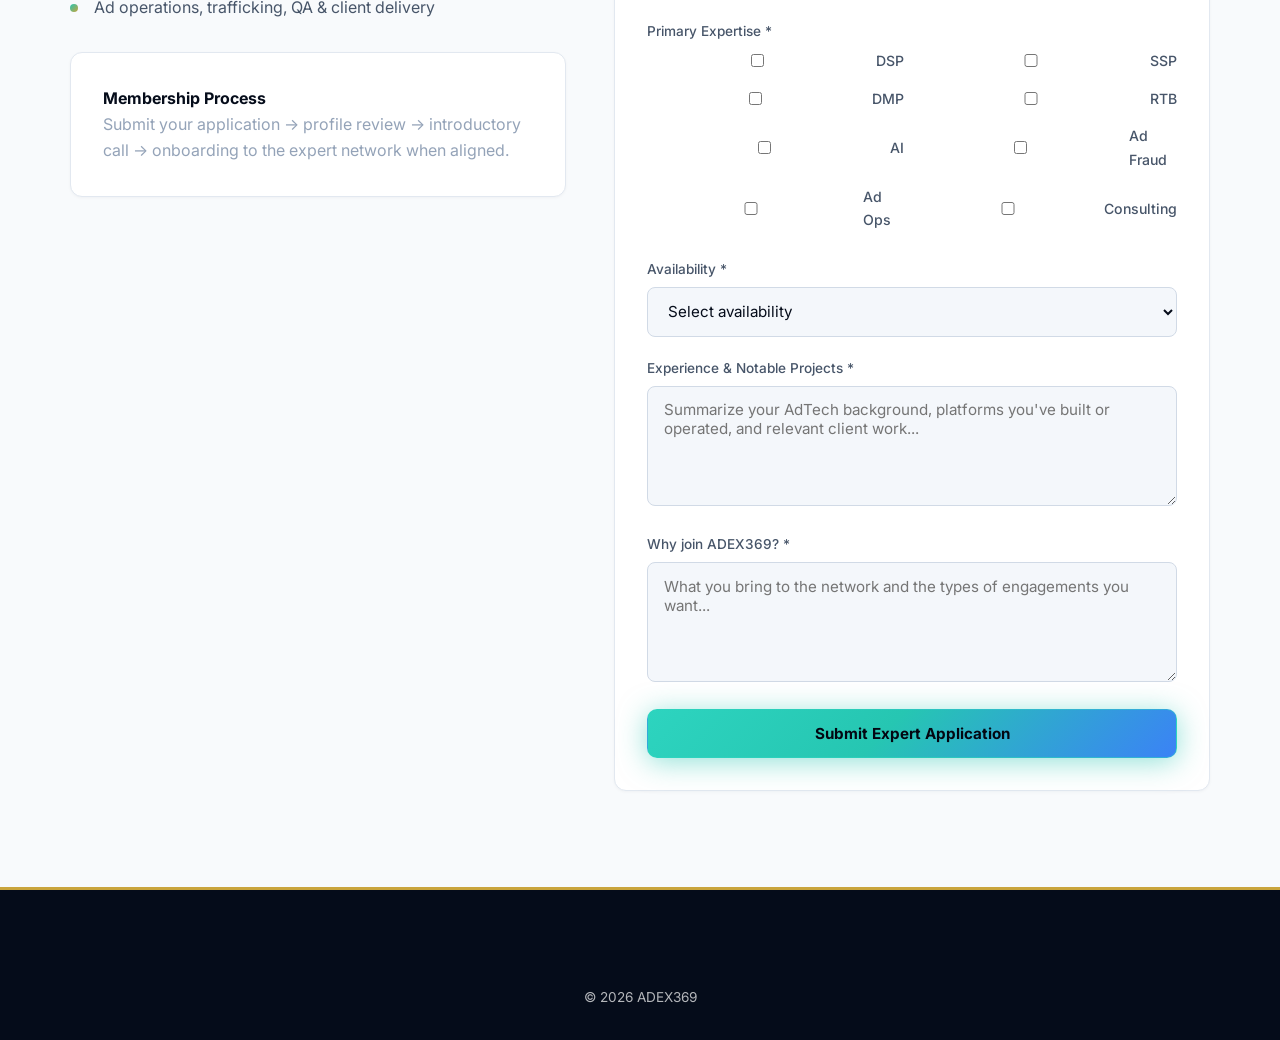
<file: experts.html>
<!DOCTYPE html>
<html lang="en">
<head>
  <meta charset="UTF-8">
  <meta name="viewport" content="width=device-width, initial-scale=1.0">
  <title>Expert Network | AdTech Specialist Members | ADEX369</title>
  <meta name="description" content="Apply to the ADEX369 Expert Network. Senior AdTech practitioners in DSP, SSP, DMP, RTB, AI, and fraud can collaborate on enterprise programmatic engagements.">
  <meta name="keywords" content="AdTech expert network, programmatic specialists, DSP experts, RTB consultants, AdTech freelancers">
  <meta name="author" content="ADEX369">
  <meta name="robots" content="index, follow">
  <meta name="theme-color" content="#0a0a0f">
  <link rel="canonical" href="https://adex369.com/experts">
  <link rel="icon" type="image/png" href="assets/logo.png?v=8">
  <link rel="apple-touch-icon" href="assets/logo.png?v=8">
  <meta property="og:type" content="website">
  <meta property="og:site_name" content="ADEX369">
  <meta property="og:locale" content="en_US">
  <meta property="og:title" content="ADEX369 Expert Network">
  <meta property="og:description" content="Join the ADEX369 expert member network for enterprise DSP, SSP, DMP, and RTB projects worldwide.">
  <meta property="og:url" content="https://adex369.com/experts">
  <meta property="og:image" content="https://adex369.com/assets/logo-full.png">
  <meta name="twitter:card" content="summary_large_image">
  <meta name="twitter:title" content="ADEX369 Expert Network">
  <meta name="twitter:description" content="Senior AdTech practitioners: apply to collaborate on enterprise programmatic engagements.">
  <meta name="twitter:image" content="https://adex369.com/assets/logo-full.png">
  <script type="application/ld+json">
  {
    "@context": "https://schema.org",
    "@type": "WebPage",
    "url": "https://adex369.com/experts",
    "name": "ADEX369 Expert Network",
    "description": "Apply to become a vetted ADEX369 expert member.",
    "isPartOf": { "@id": "https://adex369.com/#website" }
  }
  </script>
  <link rel="preconnect" href="https://fonts.googleapis.com">
  <link rel="preconnect" href="https://fonts.gstatic.com" crossorigin>
  <link href="https://fonts.googleapis.com/css2?family=Inter:wght@400;500;600;700&family=Space+Grotesk:wght@500;600;700&display=swap" rel="stylesheet">
  <link rel="stylesheet" href="css/styles.css?v=23">
  <link rel="stylesheet" href="css/premium.css?v=23">
  <link rel="stylesheet" href="css/animations.css?v=22">
  <link rel="stylesheet" href="css/loader.css?v=26">
</head>
<body>
  <script src="js/loader.js?v=26"></script>

  <header class="nav"><div class="nav-inner">
    <a href="/" class="nav-logo" aria-label="ADEX369 Home"><img class="logo-full" src="assets/logo-full.png?v=2" alt="ADEX369" width="200" height="48"></a>
    <div class="nav-right">
      <nav class="nav-links">
        <a href="/">Home</a><a href="/services">Services</a><a href="/about">About</a><a href="/blog">Blog</a><a href="/contact">Contact</a>
      </nav>
      <a href="/meeting" class="nav-cta">Book Consultation</a>
      <button class="nav-toggle" aria-label="Toggle menu"><span></span><span></span><span></span></button>
    </div>
  </div></header>

  <main>
    <section class="page-hero">
      <div class="container reveal">
        <span class="section-label" style="justify-content:center">Expert Network</span>
        <h1>Become an ADEX369 Expert Member</h1>
        <p>ADEX369 runs large-scale programmatic engagements worldwide. We're building a vetted network of AdTech specialists to deliver DSP, SSP, DMP, RTB, AI, and fraud projects alongside our core team.</p>
      </div>
    </section>

    <section class="section section-light">
      <div class="container">
        <span class="section-label reveal">Why Join</span>
        <h2 class="section-title reveal">Work on Enterprise AdTech Projects</h2>
        <div class="values-grid reveal-stagger">
          <div class="glass-card trust-card"><div class="svc-icon svc-icon--dsp">PRJ</div><h4>Large-Scale Engagements</h4><p>Contribute to multi-market DSP, SSP, exchange, and data platform builds with real delivery scope.</p></div>
          <div class="glass-card trust-card"><div class="svc-icon svc-icon--ai">NET</div><h4>Global Expert Community</h4><p>Collaborate with architects, engineers, and consultants across programmatic advertising disciplines.</p></div>
          <div class="glass-card trust-card"><div class="svc-icon svc-icon--rtb">SRC</div><h4>Source Code &amp; Build Work</h4><p>Participate in custom platform development, integrations, and hands-on infrastructure projects.</p></div>
          <div class="glass-card trust-card"><div class="svc-icon svc-icon--fraud">VET</div><h4>Vetted Membership</h4><p>Join a curated network where expertise, delivery quality, and client outcomes matter.</p></div>
        </div>
      </div>
    </section>

    <section class="section section-light-alt">
      <div class="container contact-grid">
        <div class="reveal">
          <h2 class="section-title" style="font-size:1.75rem">Who We're Looking For</h2>
          <p style="color:var(--text-muted);margin-bottom:1.25rem">We welcome senior practitioners with proven experience in one or more areas:</p>
          <ul class="meeting-benefits" style="margin-bottom:2rem">
            <li>DSP / bidder development &amp; media buying strategy</li>
            <li>SSP monetization, header bidding &amp; yield optimization</li>
            <li>DMP, identity, data pipelines &amp; audience intelligence</li>
            <li>RTB infrastructure, OpenRTB &amp; ad exchange architecture</li>
            <li>AI bidding, LLM ops &amp; AdTech automation</li>
            <li>Ad fraud, IVT detection &amp; brand safety engineering</li>
            <li>Ad operations, trafficking, QA &amp; client delivery</li>
          </ul>
          <div class="glass-card">
            <h4>Membership Process</h4>
            <p style="color:var(--text-muted);margin:0">Submit your application → profile review → introductory call → onboarding to the expert network when aligned.</p>
          </div>
        </div>

        <form id="expert-form" class="glass-card reveal" style="padding:2rem" aria-label="Expert membership application">
          <h3 style="margin-bottom:1.25rem;font-family:var(--font-display)">Apply to Join</h3>
          <div class="form-row">
            <div class="form-group">
              <label for="expert-name">Full Name *</label>
              <input type="text" id="expert-name" name="name" required placeholder="Jane Doe">
            </div>
            <div class="form-group">
              <label for="expert-email">Email *</label>
              <input type="email" id="expert-email" name="email" required placeholder="you@email.com">
            </div>
          </div>
          <div class="form-row">
            <div class="form-group">
              <label for="expert-linkedin">LinkedIn Profile *</label>
              <input type="url" id="expert-linkedin" name="linkedin" required placeholder="https://linkedin.com/in/...">
            </div>
            <div class="form-group">
              <label for="expert-country">Country / Time Zone *</label>
              <input type="text" id="expert-country" name="country" required placeholder="e.g. UK / GMT">
            </div>
          </div>
          <div class="form-group">
            <label for="expert-years">Years in AdTech *</label>
            <select id="expert-years" name="years" required>
              <option value="">Select experience</option>
              <option>3–5 years</option>
              <option>5–8 years</option>
              <option>8–12 years</option>
              <option>12+ years</option>
            </select>
          </div>
          <div class="form-group">
            <label>Primary Expertise *</label>
            <div class="expertise-checkboxes">
              <label><input type="checkbox" name="expertise" value="DSP"> DSP</label>
              <label><input type="checkbox" name="expertise" value="SSP"> SSP</label>
              <label><input type="checkbox" name="expertise" value="DMP"> DMP</label>
              <label><input type="checkbox" name="expertise" value="RTB"> RTB</label>
              <label><input type="checkbox" name="expertise" value="AI"> AI</label>
              <label><input type="checkbox" name="expertise" value="Fraud"> Ad Fraud</label>
              <label><input type="checkbox" name="expertise" value="AdOps"> Ad Ops</label>
              <label><input type="checkbox" name="expertise" value="Consulting"> Consulting</label>
            </div>
          </div>
          <div class="form-group">
            <label for="expert-availability">Availability *</label>
            <select id="expert-availability" name="availability" required>
              <option value="">Select availability</option>
              <option>Part-time / project-based</option>
              <option>Fractional (ongoing)</option>
              <option>Full-time contract</option>
              <option>Flexible</option>
            </select>
          </div>
          <div class="form-group">
            <label for="expert-bio">Experience &amp; Notable Projects *</label>
            <textarea id="expert-bio" name="bio" required placeholder="Summarize your AdTech background, platforms you've built or operated, and relevant client work..."></textarea>
          </div>
          <div class="form-group">
            <label for="expert-why">Why join ADEX369? *</label>
            <textarea id="expert-why" name="why" required placeholder="What you bring to the network and the types of engagements you want..."></textarea>
          </div>
          <button type="submit" class="btn btn-primary" style="width:100%">Submit Expert Application</button>
        </form>
      </div>
    </section>
  </main>

  <footer class="footer"><div class="container"><div class="footer-bottom" style="border:none"><span>© 2026 ADEX369</span></div></div></footer>
  <a href="https://wa.me/919886464313" class="whatsapp-float" target="_blank" rel="noopener" aria-label="WhatsApp"><svg viewBox="0 0 24 24"><path d="M17.472 14.382c-.297-.149-1.758-.867-2.03-.967-.273-.099-.471-.148-.67.15-.197.297-.767.966-.94 1.164-.173.199-.347.223-.644.075-.297-.15-1.255-.463-2.39-1.475-.883-.788-1.48-1.761-1.653-2.059-.173-.297-.018-.458.13-.606.134-.133.298-.347.446-.52.149-.174.198-.298.298-.497.099-.198.05-.371-.025-.52-.075-.149-.669-1.612-.916-2.207-.242-.579-.487-.5-.669-.51-.173-.008-.371-.01-.57-.01-.198 0-.52.074-.792.372-.272.297-1.04 1.016-1.04 2.479 0 1.462 1.065 2.875 1.213 3.074.149.198 2.096 3.2 5.077 4.487.709.306 1.262.489 1.694.625.712.227 1.36.195 1.871.118.571-.085 1.758-.719 2.006-1.413.248-.694.248-1.289.173-1.413-.074-.124-.272-.198-.57-.347m-5.421 7.403h-.004a9.87 9.87 0 01-5.031-1.378l-.361-.214-3.741.982.998-3.648-.235-.374a9.86 9.86 0 01-1.51-5.26c.001-5.45 4.436-9.884 9.888-9.884 2.64 0 5.122 1.03 6.988 2.898a9.825 9.825 0 012.893 6.994c-.003 5.45-4.435 9.884-9.883 9.884m8.413-18.297A11.815 11.815 0 0012.05 0C5.495 0 .16 5.335.157 11.892c0 2.096.547 4.142 1.588 5.945L.057 24l6.305-1.654a11.882 11.882 0 005.683 1.448h.005c6.554 0 11.89-5.335 11.893-11.893a11.821 11.821 0 00-3.48-8.413z"/></svg></a>
  <script src="js/nav.js?v=22" defer></script>
  <script src="js/main.js?v=22" defer></script>
</body>
</html>
</file>
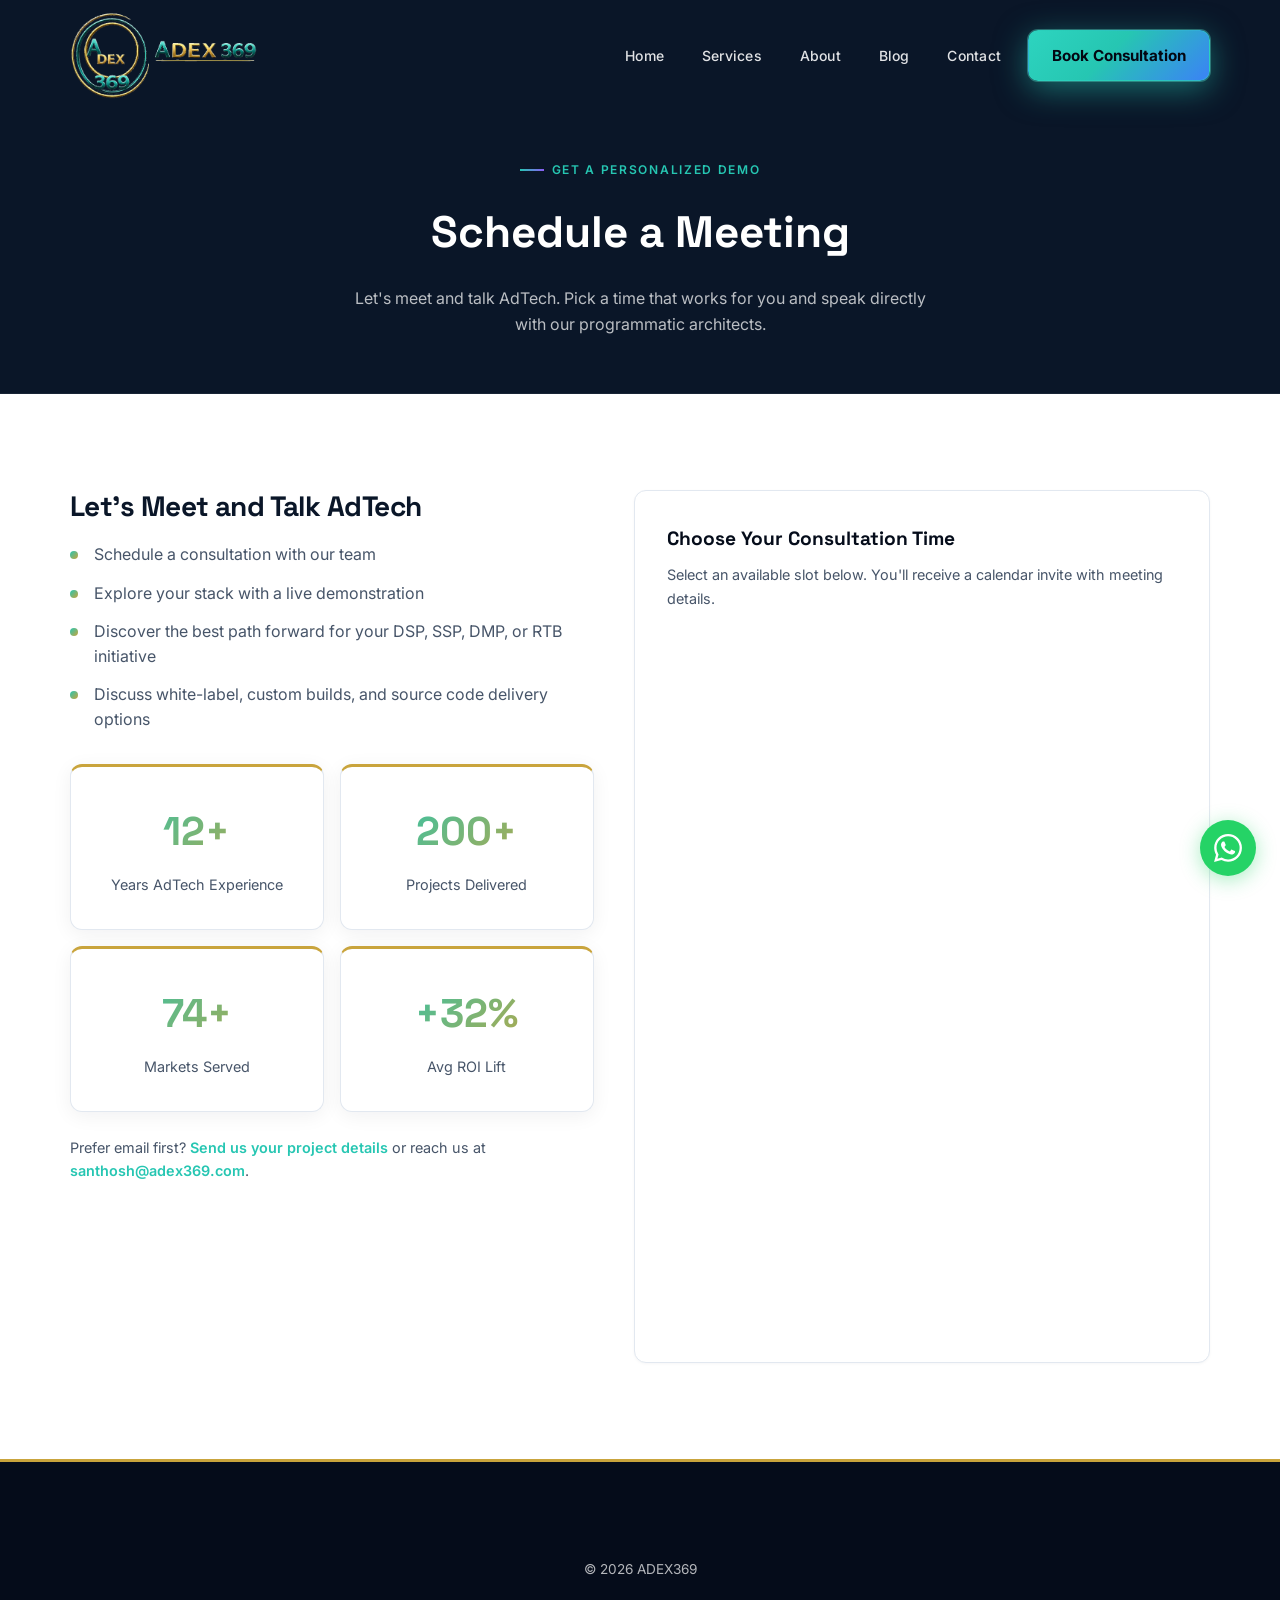
<file: meeting.html>
<!DOCTYPE html>
<html lang="en">
<head>
  <meta charset="UTF-8">
  <meta name="viewport" content="width=device-width, initial-scale=1.0">
  <title>Schedule a Meeting | Book AdTech Consultation | ADEX369</title>
  <meta name="description" content="Schedule a meeting with ADEX369. Book a personalized AdTech consultation, live platform demo, and strategic discussion for your programmatic business.">
  <meta name="keywords" content="schedule AdTech meeting, book AdTech consultation, ADEX369 Calendly, programmatic consulting call">
  <meta name="author" content="ADEX369">
  <meta name="robots" content="index, follow">
  <meta name="theme-color" content="#0a0a0f">
  <link rel="canonical" href="https://adex369.com/meeting">
  <link rel="icon" type="image/png" href="assets/logo.png?v=8">
  <link rel="apple-touch-icon" href="assets/logo.png?v=8">
  <meta property="og:type" content="website">
  <meta property="og:site_name" content="ADEX369">
  <meta property="og:locale" content="en_US">
  <meta property="og:title" content="Schedule a Meeting | ADEX369">
  <meta property="og:description" content="Book a personalized AdTech consultation and live platform discussion with ADEX369.">
  <meta property="og:url" content="https://adex369.com/meeting">
  <meta property="og:image" content="https://adex369.com/assets/logo-full.png">
  <meta name="twitter:card" content="summary_large_image">
  <meta name="twitter:title" content="Schedule a Meeting | ADEX369">
  <meta name="twitter:description" content="Book your AdTech consultation with ADEX369 programmatic experts.">
  <meta name="twitter:image" content="https://adex369.com/assets/logo-full.png">
  <script type="application/ld+json">
  {
    "@context": "https://schema.org",
    "@type": "WebPage",
    "url": "https://adex369.com/meeting",
    "name": "Schedule a Meeting with ADEX369",
    "description": "Book an AdTech consultation with ADEX369.",
    "potentialAction": {
      "@type": "ReserveAction",
      "target": {
        "@type": "EntryPoint",
        "urlTemplate": "https://calendly.com/santhosh-adex369/30min",
        "actionPlatform": ["https://schema.org/DesktopWebPlatform", "https://schema.org/MobileWebPlatform"]
      },
      "name": "Book Consultation"
    }
  }
  </script>
  <link rel="preconnect" href="https://fonts.googleapis.com">
  <link rel="preconnect" href="https://fonts.gstatic.com" crossorigin>
  <link href="https://fonts.googleapis.com/css2?family=Inter:wght@400;500;600;700&family=Space+Grotesk:wght@500;600;700&display=swap" rel="stylesheet">
  <link rel="stylesheet" href="css/styles.css?v=23">
  <link rel="stylesheet" href="css/premium.css?v=23">
  <link rel="stylesheet" href="css/animations.css?v=22">
  <link rel="stylesheet" href="css/loader.css?v=26">
  <link href="https://assets.calendly.com/assets/external/widget.css" rel="stylesheet">
</head>
<body>
  <script src="js/loader.js?v=26"></script>

  <header class="nav"><div class="nav-inner">
    <a href="/" class="nav-logo" aria-label="ADEX369 Home"><img class="logo-full" src="assets/logo-full.png?v=2" alt="ADEX369" width="200" height="48"></a>
    <div class="nav-right">
      <nav class="nav-links">
        <a href="/">Home</a><a href="/services">Services</a><a href="/about">About</a><a href="/blog">Blog</a><a href="/contact">Contact</a>
      </nav>
      <a href="/meeting" class="nav-cta">Book Consultation</a>
      <button class="nav-toggle" aria-label="Toggle menu"><span></span><span></span><span></span></button>
    </div>
  </div></header>

  <main>
    <section class="page-hero">
      <div class="container reveal">
        <span class="section-label" style="justify-content:center">Get a Personalized Demo</span>
        <h1>Schedule a Meeting</h1>
        <p>Let's meet and talk AdTech. Pick a time that works for you and speak directly with our programmatic architects.</p>
      </div>
    </section>

    <section class="section section-light">
      <div class="container meeting-grid reveal">
        <div class="meeting-info">
          <h2 class="section-title" style="font-size:1.75rem">Let's Meet and Talk AdTech</h2>
          <ul class="meeting-benefits">
            <li>Schedule a consultation with our team</li>
            <li>Explore your stack with a live demonstration</li>
            <li>Discover the best path forward for your DSP, SSP, DMP, or RTB initiative</li>
            <li>Discuss white-label, custom builds, and source code delivery options</li>
          </ul>

          <div class="meeting-stats">
            <div class="glass-card metric-card"><div class="value"><span data-count="12" data-suffix="+">0</span></div><p>Years AdTech Experience</p></div>
            <div class="glass-card metric-card"><div class="value"><span data-count="200" data-suffix="+">0</span></div><p>Projects Delivered</p></div>
            <div class="glass-card metric-card"><div class="value"><span data-count="85" data-suffix="+">0</span></div><p>Markets Served</p></div>
            <div class="glass-card metric-card"><div class="value"><span data-prefix="+" data-count="37" data-suffix="%">0</span></div><p>Avg ROI Lift</p></div>
          </div>

          <p class="meeting-note">Prefer email first? <a href="/contact">Send us your project details</a> or reach us at <a href="mailto:santhosh@adex369.com">santhosh@adex369.com</a>.</p>
        </div>

        <div class="calendly-panel glass-card">
          <h3>Choose Your Consultation Time</h3>
          <p>Select an available slot below. You'll receive a calendar invite with meeting details.</p>
          <div id="calendly-embed" class="calendly-inline-widget" data-url="https://calendly.com/santhosh-adex369/30min" style="min-width:280px;height:700px;"></div>
        </div>
      </div>
    </section>
  </main>

  <footer class="footer"><div class="container"><div class="footer-bottom" style="border:none"><span>© 2026 ADEX369</span></div></div></footer>
  <a href="https://wa.me/919886464313" class="whatsapp-float" target="_blank" rel="noopener" aria-label="WhatsApp"><svg viewBox="0 0 24 24"><path d="M17.472 14.382c-.297-.149-1.758-.867-2.03-.967-.273-.099-.471-.148-.67.15-.197.297-.767.966-.94 1.164-.173.199-.347.223-.644.075-.297-.15-1.255-.463-2.39-1.475-.883-.788-1.48-1.761-1.653-2.059-.173-.297-.018-.458.13-.606.134-.133.298-.347.446-.52.149-.174.198-.298.298-.497.099-.198.05-.371-.025-.52-.075-.149-.669-1.612-.916-2.207-.242-.579-.487-.5-.669-.51-.173-.008-.371-.01-.57-.01-.198 0-.52.074-.792.372-.272.297-1.04 1.016-1.04 2.479 0 1.462 1.065 2.875 1.213 3.074.149.198 2.096 3.2 5.077 4.487.709.306 1.262.489 1.694.625.712.227 1.36.195 1.871.118.571-.085 1.758-.719 2.006-1.413.248-.694.248-1.289.173-1.413-.074-.124-.272-.198-.57-.347m-5.421 7.403h-.004a9.87 9.87 0 01-5.031-1.378l-.361-.214-3.741.982.998-3.648-.235-.374a9.86 9.86 0 01-1.51-5.26c.001-5.45 4.436-9.884 9.888-9.884 2.64 0 5.122 1.03 6.988 2.898a9.825 9.825 0 012.893 6.994c-.003 5.45-4.435 9.884-9.883 9.884m8.413-18.297A11.815 11.815 0 0012.05 0C5.495 0 .16 5.335.157 11.892c0 2.096.547 4.142 1.588 5.945L.057 24l6.305-1.654a11.882 11.882 0 005.683 1.448h.005c6.554 0 11.89-5.335 11.893-11.893a11.821 11.821 0 00-3.48-8.413z"/></svg></a>

  <script src="js/config.js?v=22"></script>
  <script src="js/nav.js?v=22" defer></script>
  <script src="js/main.js?v=22" defer></script>
  <script src="https://assets.calendly.com/assets/external/widget.js" type="text/javascript" async></script>
  <script src="js/calendly.js?v=22" defer></script>
</body>
</html>
</file>
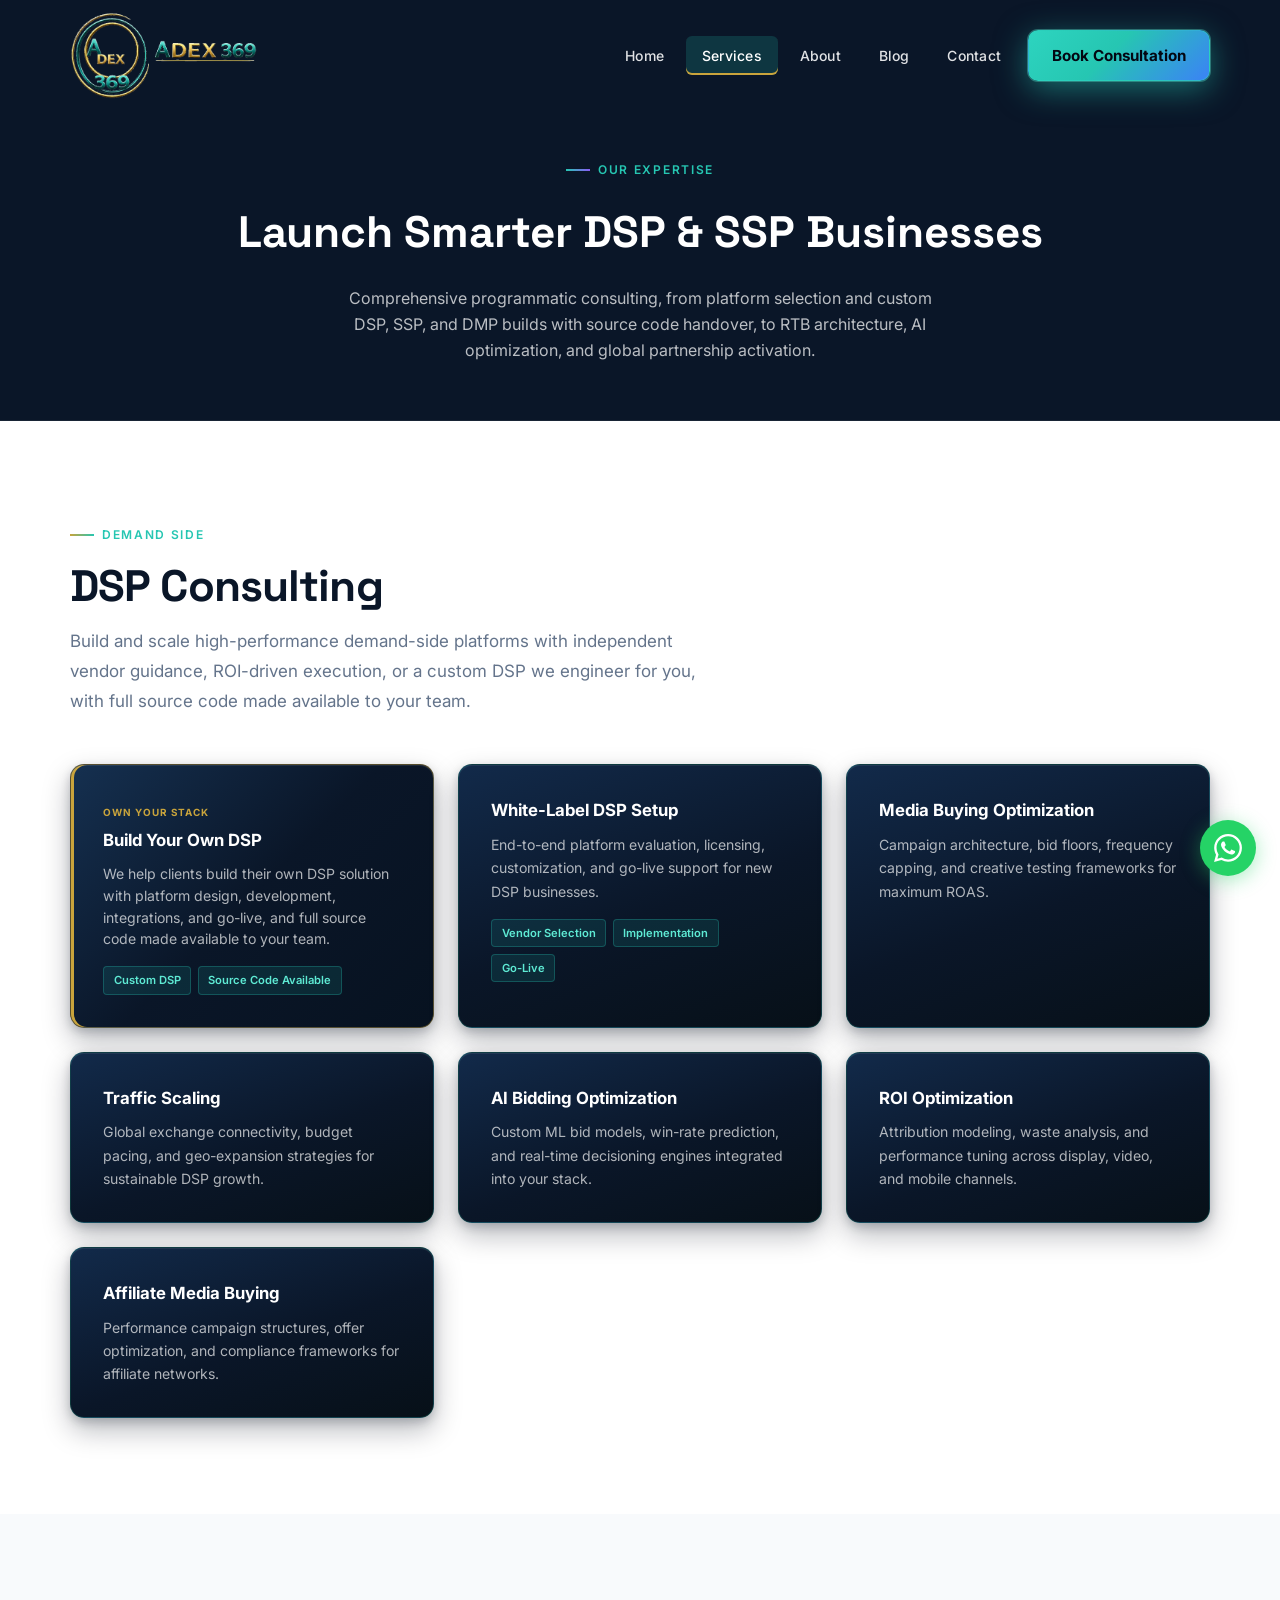
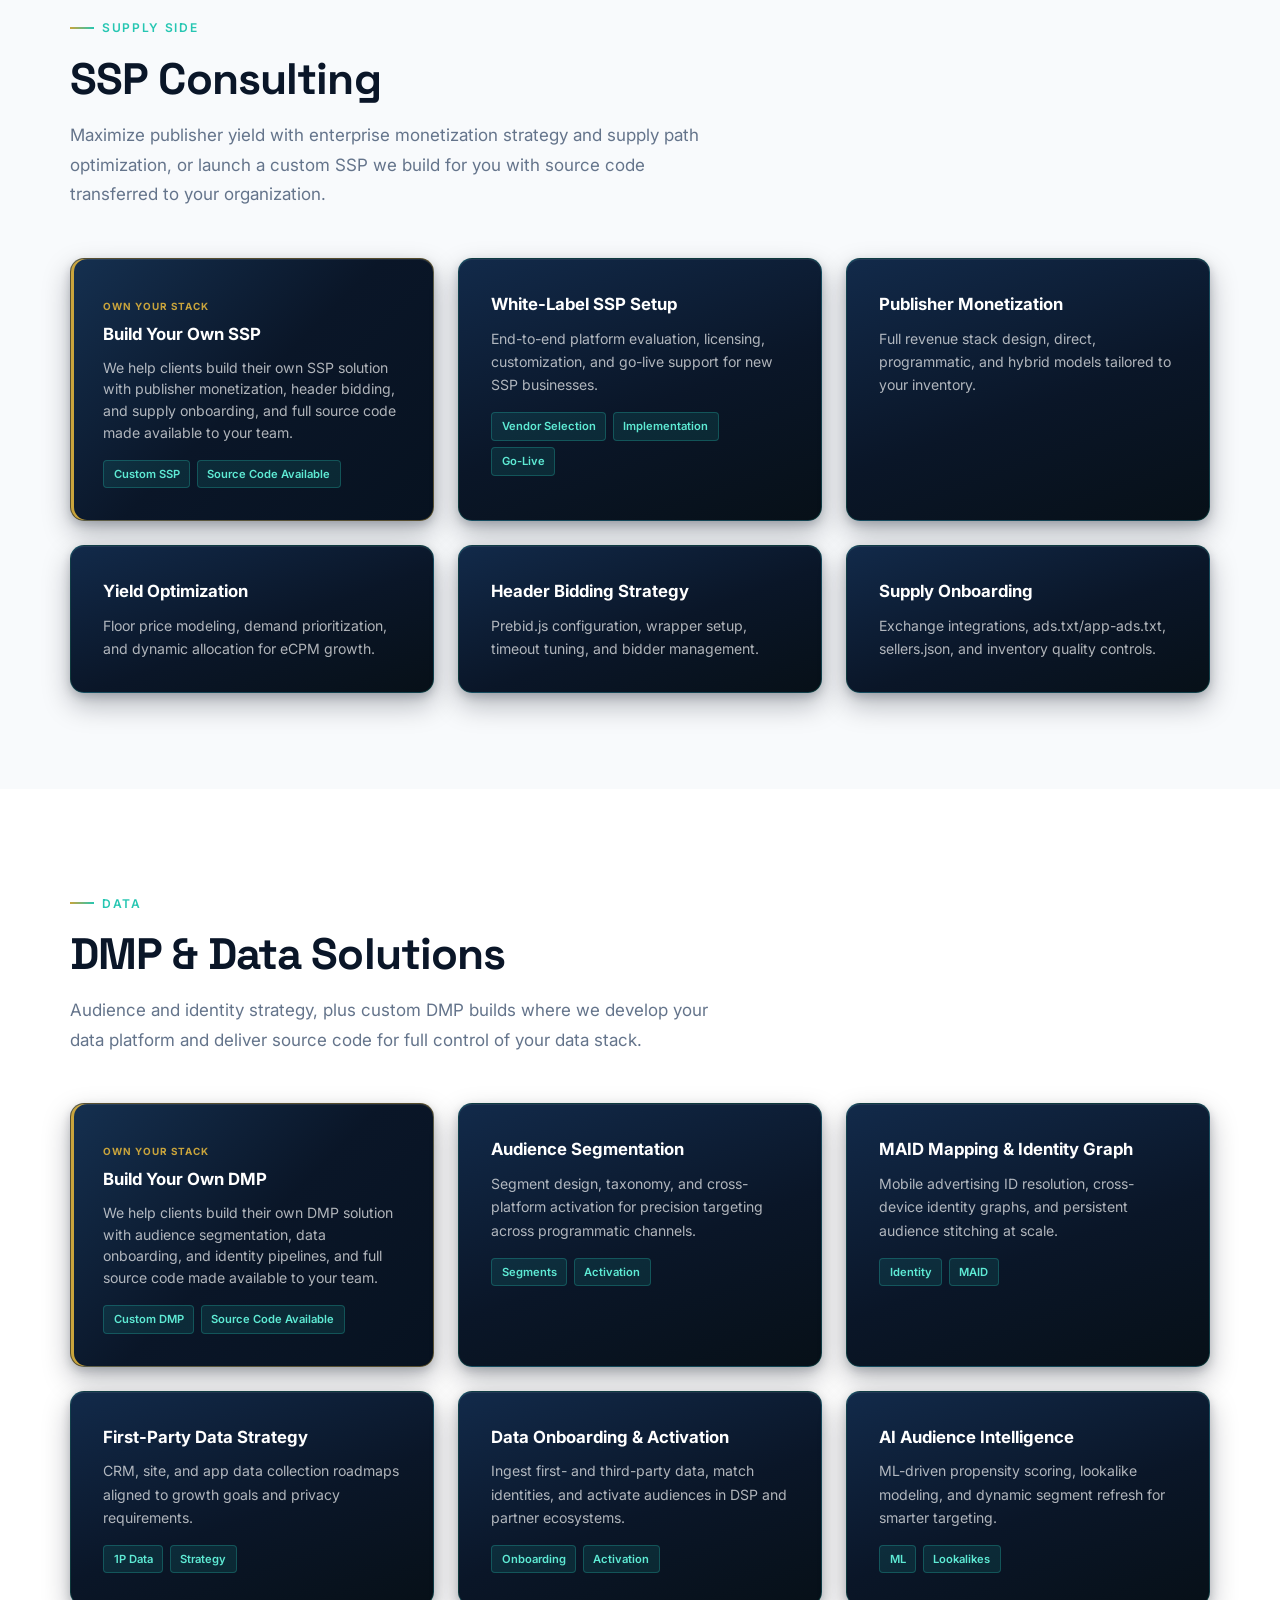
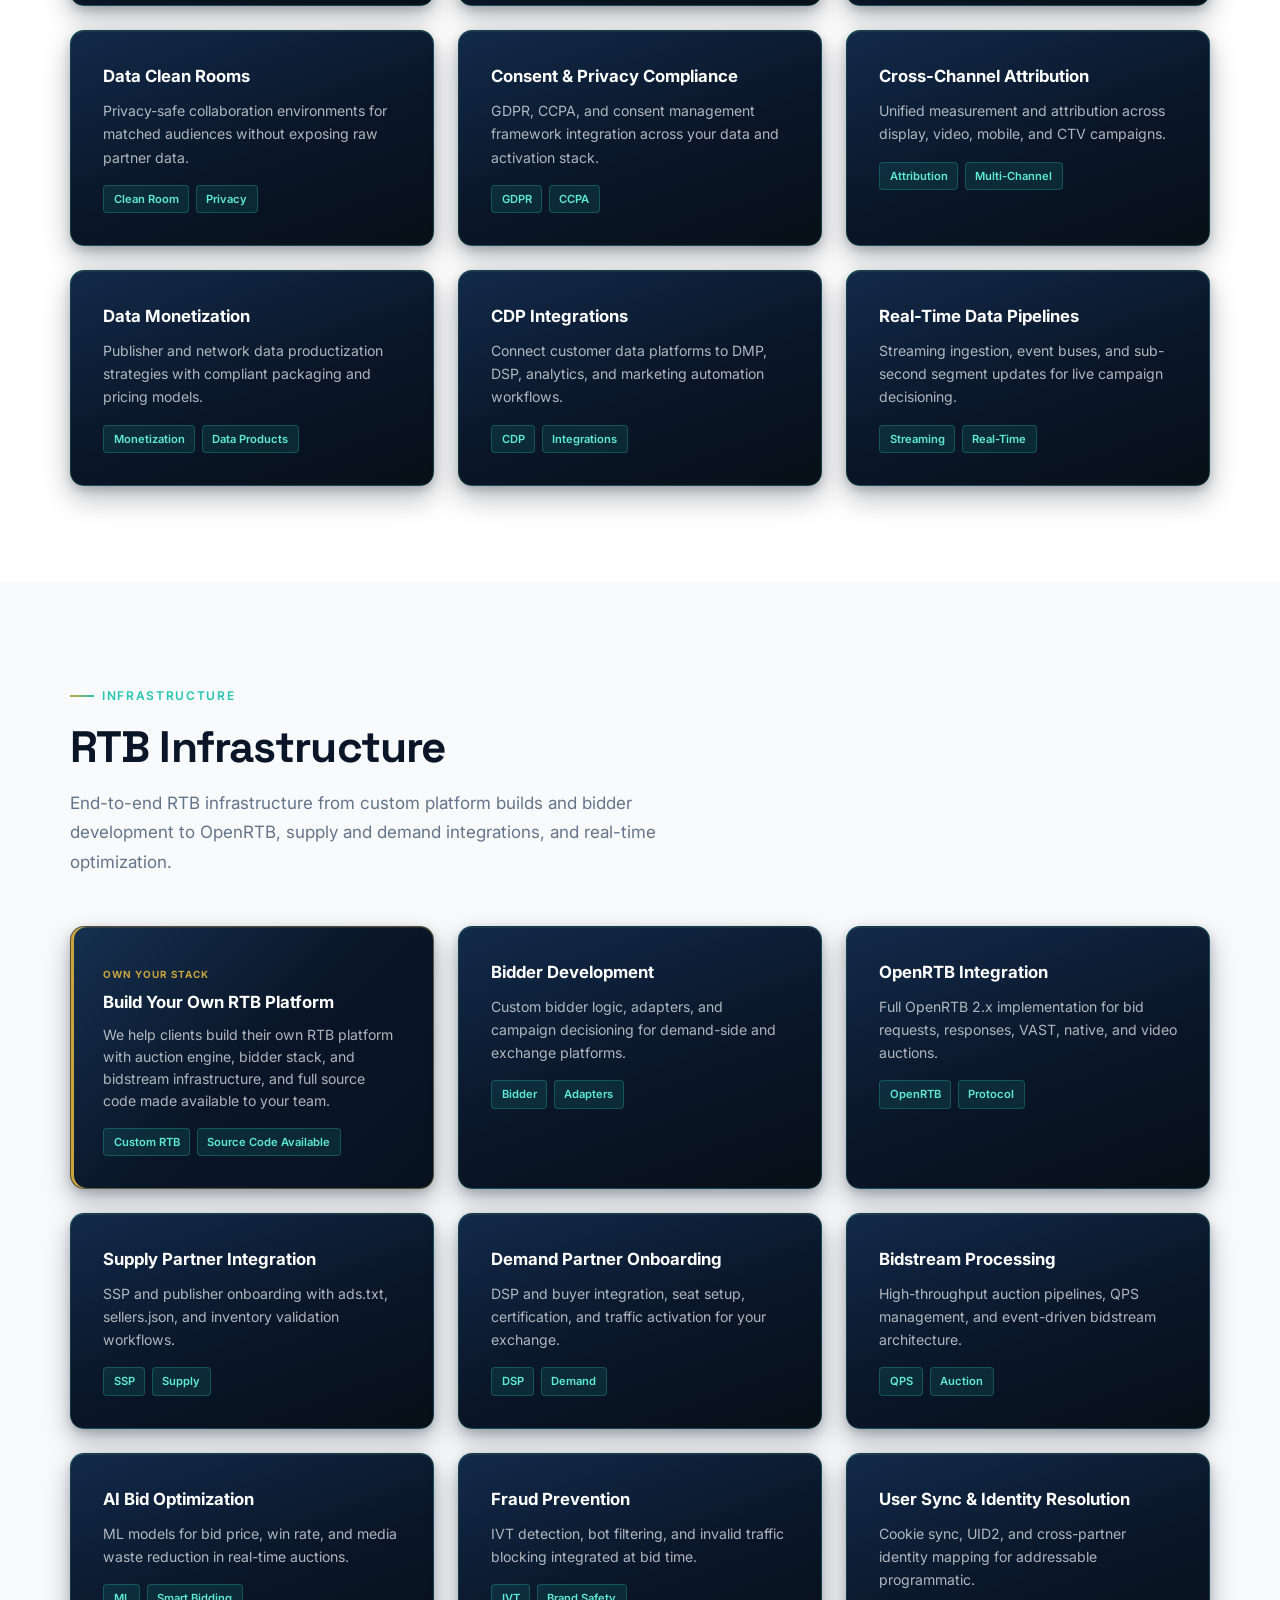
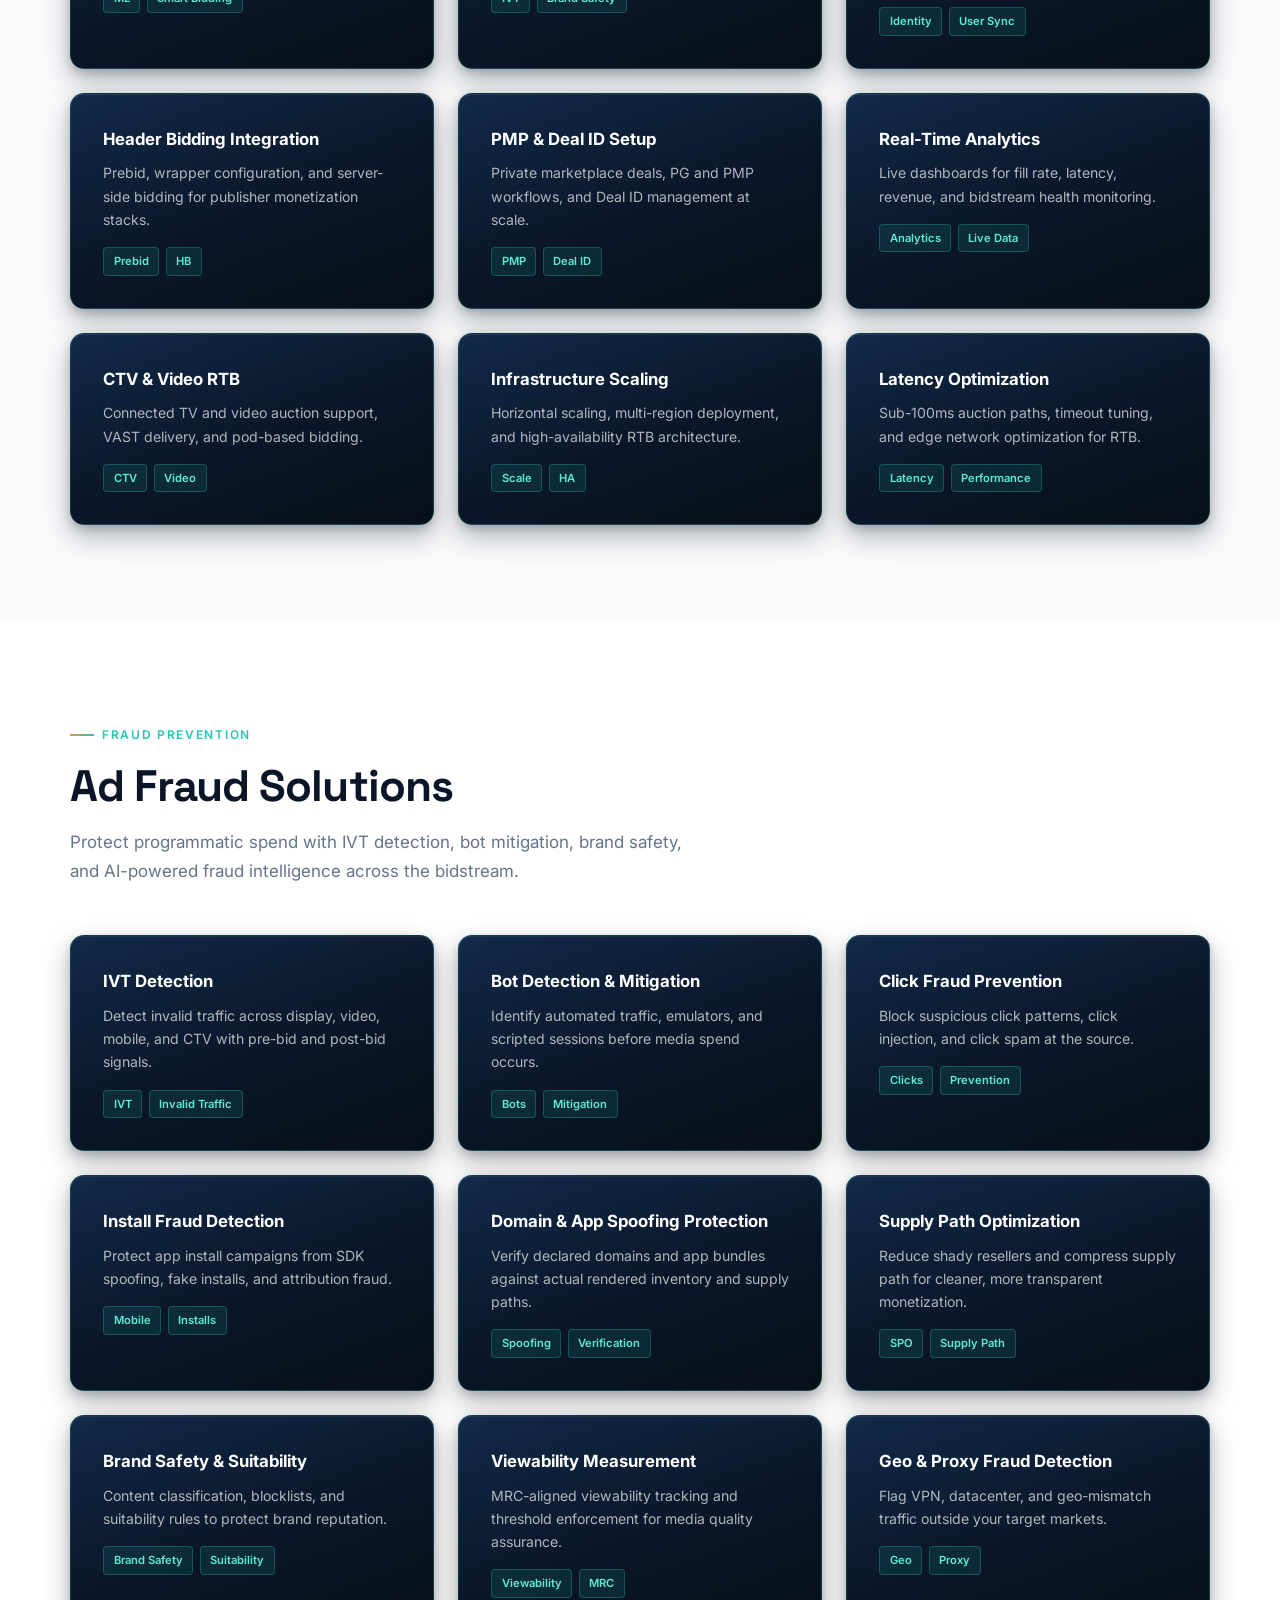
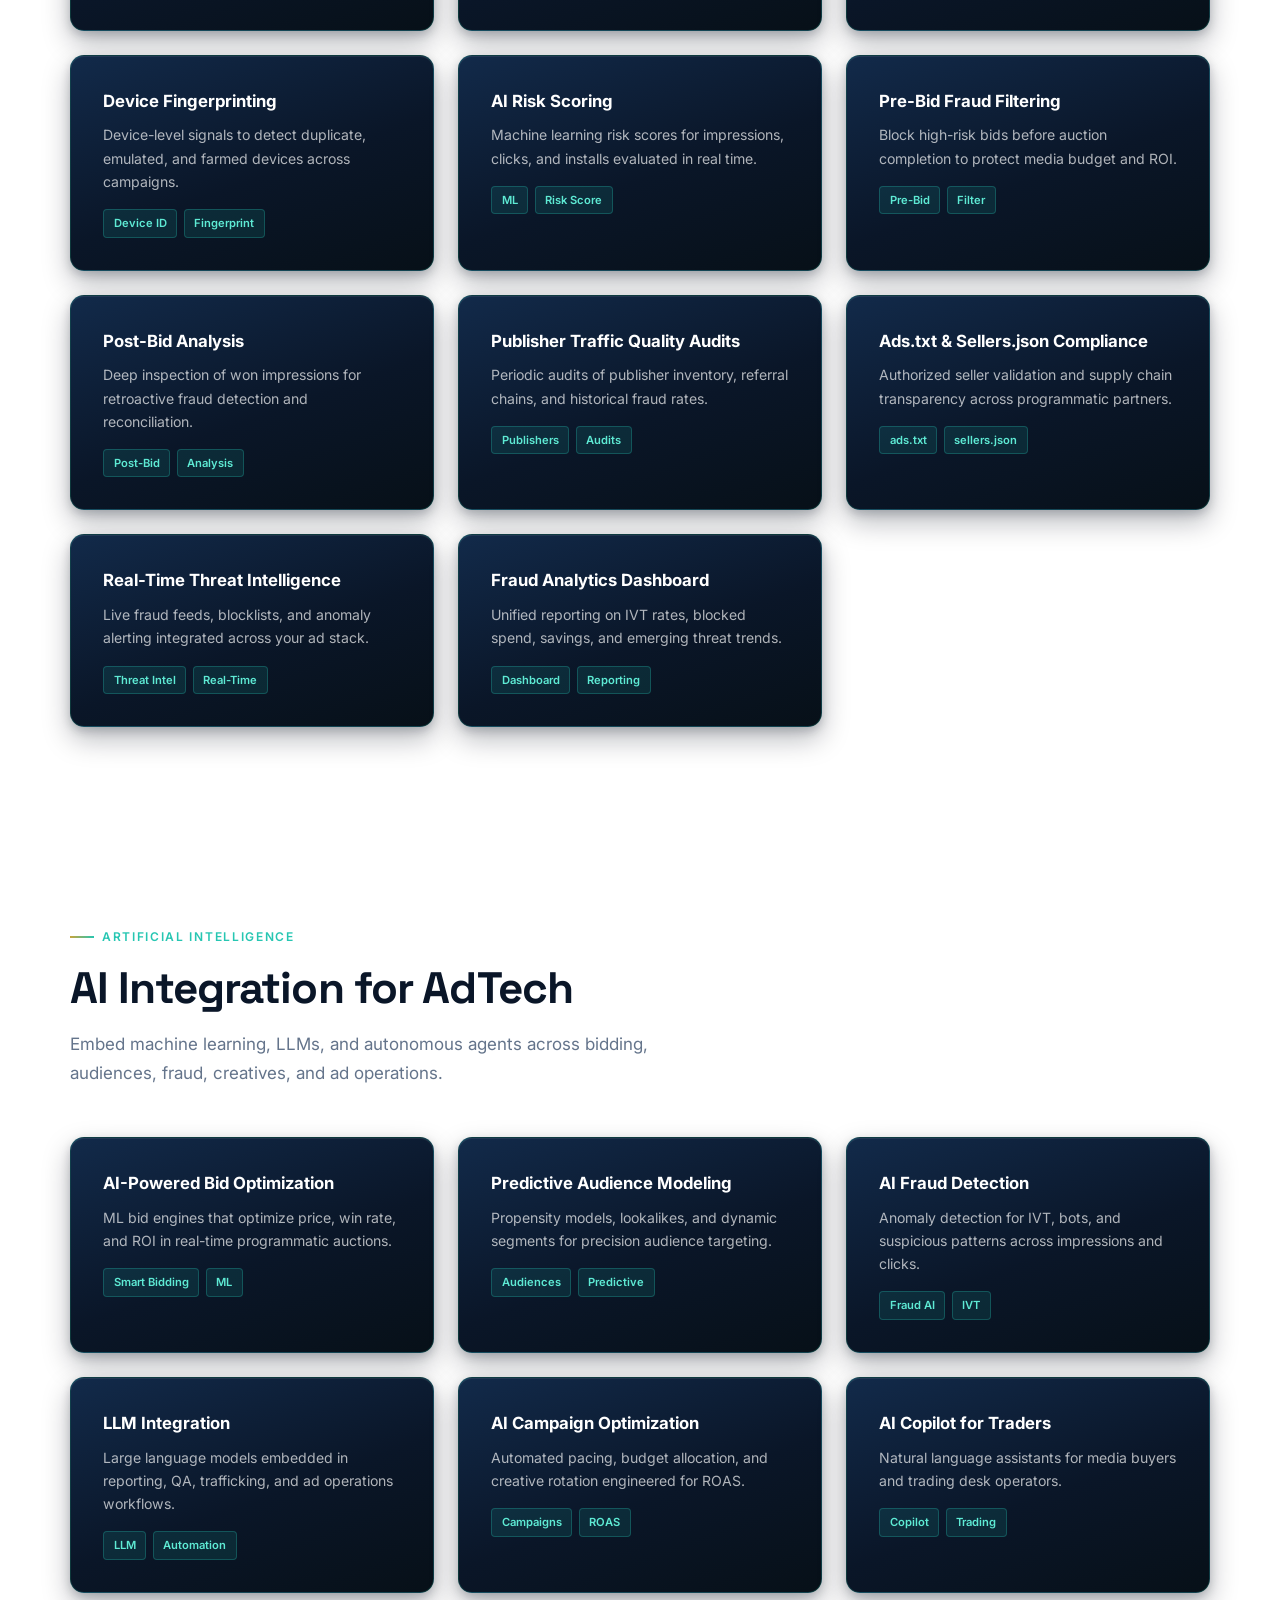
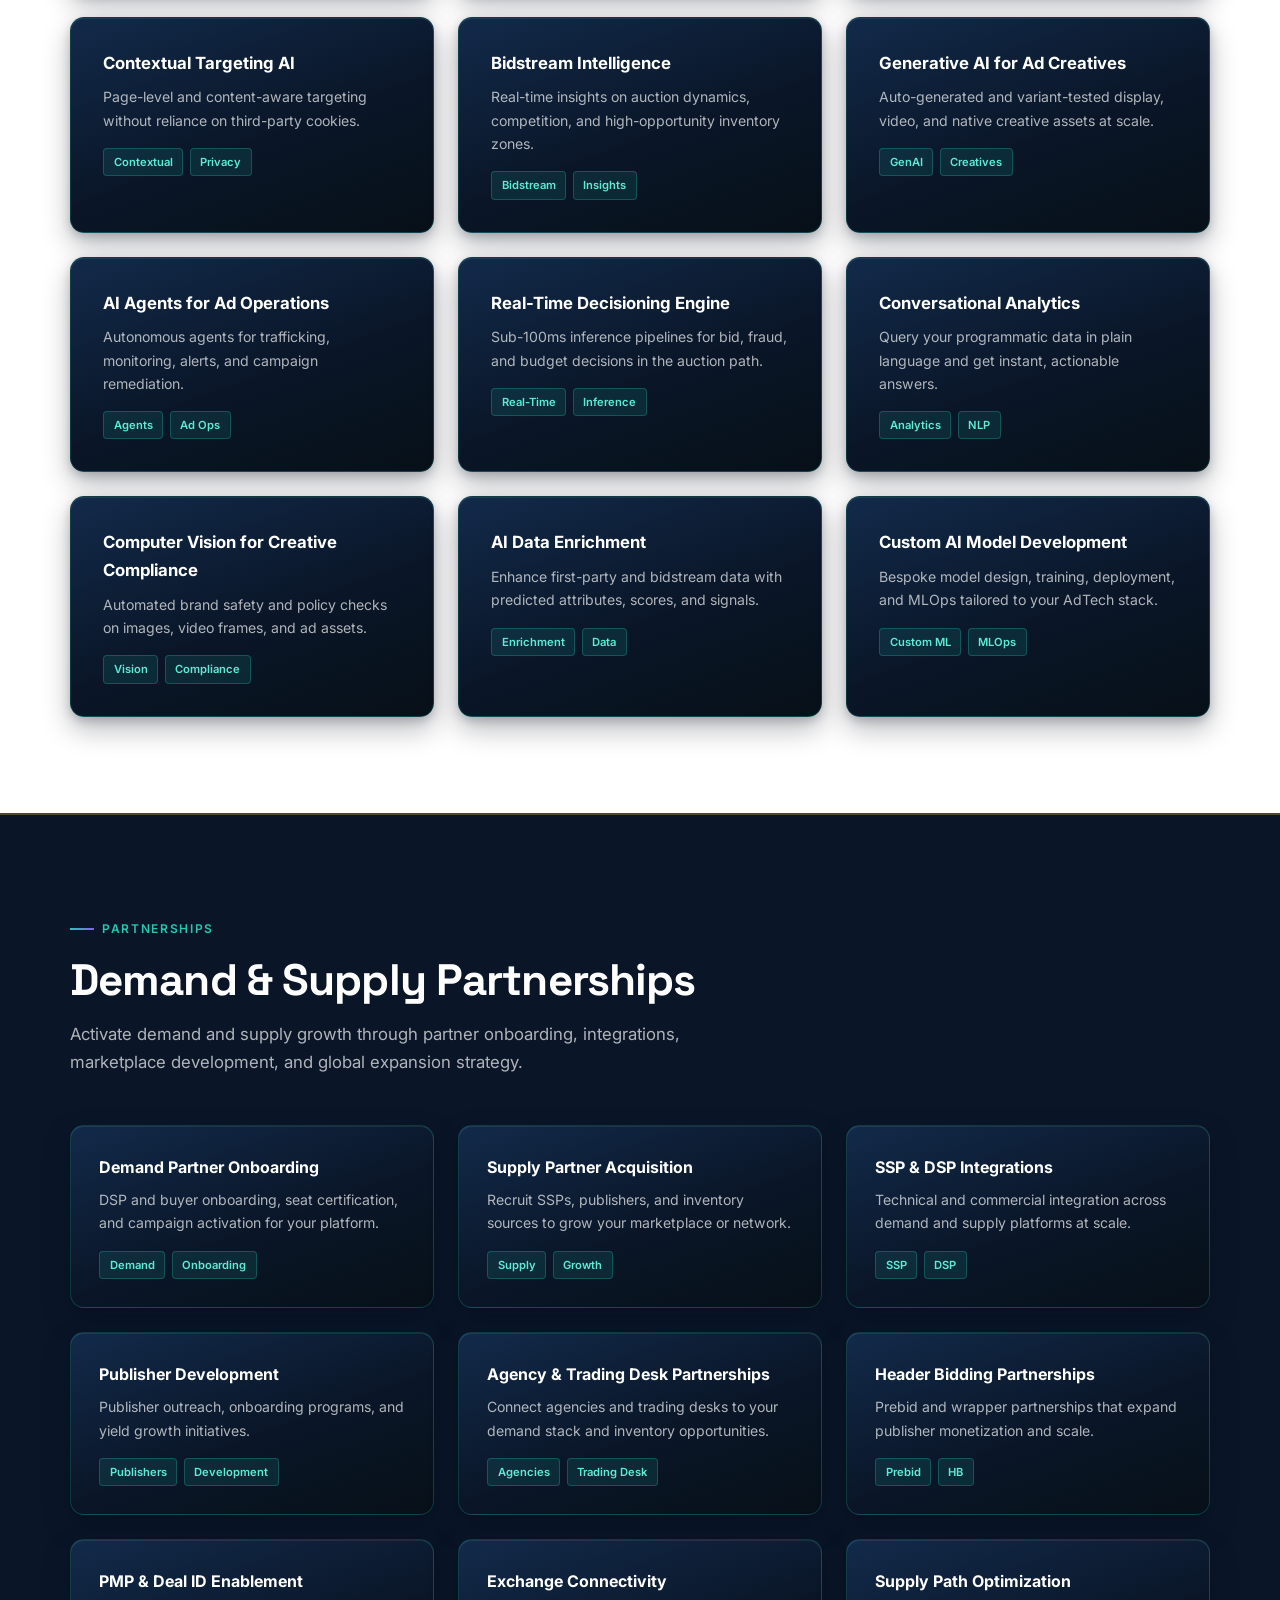
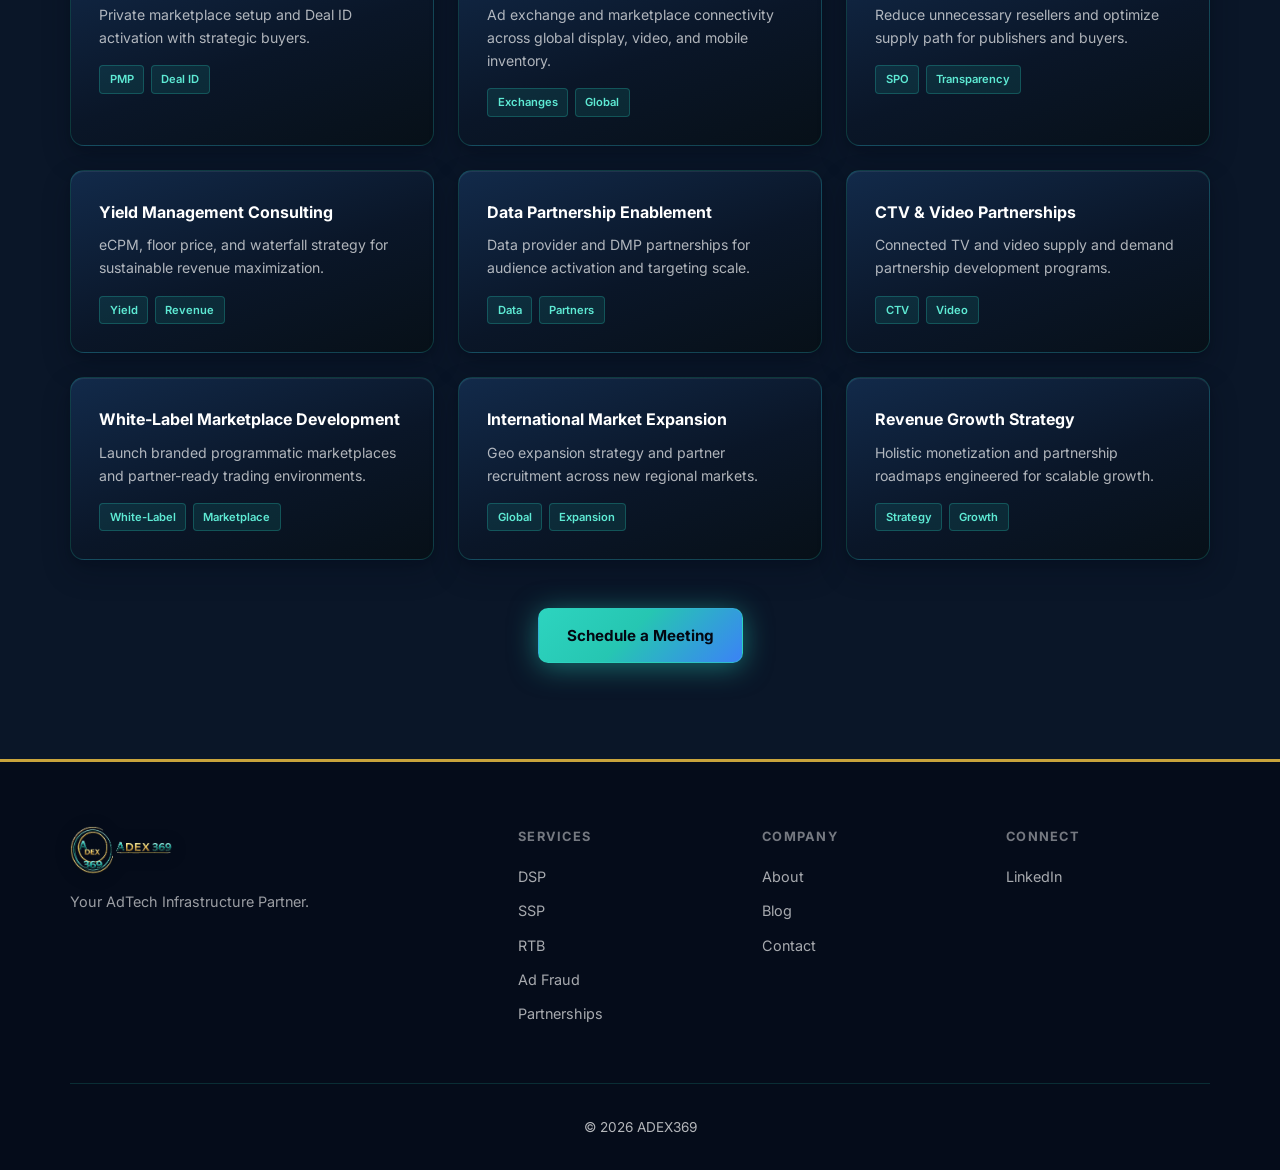
<file: services.html>
<!DOCTYPE html>
<html lang="en">
<head>
  <meta charset="UTF-8">
  <meta name="viewport" content="width=device-width, initial-scale=1.0">
  <title>AdTech Services | DSP, SSP, DMP, RTB &amp; AI Consulting | ADEX369</title>
  <meta name="description" content="Explore ADEX369 services: DSP and SSP consulting, custom DMP builds, RTB infrastructure, AI optimization, ad fraud prevention, and global partnership activation.">
  <meta name="keywords" content="DSP consulting services, SSP consulting, DMP solutions, RTB infrastructure, white-label AdTech, AI ad optimization, ad fraud consulting">
  <meta name="author" content="ADEX369">
  <meta name="robots" content="index, follow">
  <meta name="theme-color" content="#0a0a0f">
  <link rel="canonical" href="https://adex369.com/services">
  <link rel="icon" type="image/png" href="assets/logo.png?v=8">
  <link rel="apple-touch-icon" href="assets/logo.png?v=8">
  <meta property="og:type" content="website">
  <meta property="og:site_name" content="ADEX369">
  <meta property="og:locale" content="en_US">
  <meta property="og:title" content="AdTech Services | DSP, SSP, DMP &amp; RTB Consulting">
  <meta property="og:description" content="Comprehensive programmatic consulting from platform builds and white-label setup to RTB architecture, AI optimization, and partnerships.">
  <meta property="og:url" content="https://adex369.com/services">
  <meta property="og:image" content="https://adex369.com/assets/logo-full.png">
  <meta name="twitter:card" content="summary_large_image">
  <meta name="twitter:title" content="AdTech Services | ADEX369">
  <meta name="twitter:description" content="DSP, SSP, DMP, RTB, AI, and ad fraud consulting for programmatic advertising businesses.">
  <meta name="twitter:image" content="https://adex369.com/assets/logo-full.png">
  <script type="application/ld+json">
  {
    "@context": "https://schema.org",
    "@type": "ItemList",
    "name": "ADEX369 AdTech Consulting Services",
    "url": "https://adex369.com/services",
    "itemListElement": [
      { "@type": "ListItem", "position": 1, "name": "DSP Consulting" },
      { "@type": "ListItem", "position": 2, "name": "SSP Consulting" },
      { "@type": "ListItem", "position": 3, "name": "DMP Solutions" },
      { "@type": "ListItem", "position": 4, "name": "RTB Infrastructure" },
      { "@type": "ListItem", "position": 5, "name": "AI for AdTech" },
      { "@type": "ListItem", "position": 6, "name": "Ad Fraud Prevention" },
      { "@type": "ListItem", "position": 7, "name": "Partnership Activation" }
    ]
  }
  </script>
  <link rel="preconnect" href="https://fonts.googleapis.com">
  <link rel="preconnect" href="https://fonts.gstatic.com" crossorigin>
  <link href="https://fonts.googleapis.com/css2?family=Inter:wght@400;500;600;700&family=Space+Grotesk:wght@500;600;700&display=swap" rel="stylesheet">
  <link rel="stylesheet" href="css/styles.css?v=23">
  <link rel="stylesheet" href="css/premium.css?v=23">
  <link rel="stylesheet" href="css/animations.css?v=22">
  <link rel="stylesheet" href="css/loader.css?v=26">
</head>
<body>
  <script src="js/loader.js?v=26"></script>

  <header class="nav"><div class="nav-inner">
    <a href="/" class="nav-logo" aria-label="ADEX369 Home"><img class="logo-full" src="assets/logo-full.png?v=2" alt="ADEX369" width="200" height="48"></a>
    <div class="nav-right">
      <nav class="nav-links">
        <a href="/">Home</a><a href="/services" class="active">Services</a><a href="/about">About</a><a href="/blog">Blog</a><a href="/contact">Contact</a>
      </nav>
      <a href="/meeting" class="nav-cta">Book Consultation</a>
      <button class="nav-toggle" aria-label="Toggle menu"><span></span><span></span><span></span></button>
    </div>
  </div></header>

  <main>
    <section class="page-hero">
      <div class="container reveal">
        <span class="section-label" style="justify-content:center">Our Expertise</span>
        <h1>Launch Smarter DSP &amp; SSP Businesses</h1>
        <p>Comprehensive programmatic consulting, from platform selection and custom DSP, SSP, and DMP builds with source code handover, to RTB architecture, AI optimization, and global partnership activation.</p>
      </div>
    </section>

    <section class="section section-light" id="dsp">
      <div class="container">
        <span class="section-label reveal">Demand Side</span>
        <h2 class="section-title reveal">DSP Consulting</h2>
        <p class="section-desc reveal">Build and scale high-performance demand-side platforms with independent vendor guidance, ROI-driven execution, or a custom DSP we engineer for you, with full source code made available to your team.</p>
        <div class="services-grid reveal-stagger">
          <article class="glass-card service-card service-card--own-build">
            <span class="own-build-label">Own Your Stack</span>
            <h4>Build Your Own DSP</h4>
            <p>We help clients build their own DSP solution with platform design, development, integrations, and go-live, and full source code made available to your team.</p>
            <div class="service-tags"><span>Custom DSP</span><span>Source Code Available</span></div>
          </article>
          <article class="glass-card service-card"><h4>White-Label DSP Setup</h4><p>End-to-end platform evaluation, licensing, customization, and go-live support for new DSP businesses.</p><div class="service-tags"><span>Vendor Selection</span><span>Implementation</span><span>Go-Live</span></div></article>
          <article class="glass-card service-card"><h4>Media Buying Optimization</h4><p>Campaign architecture, bid floors, frequency capping, and creative testing frameworks for maximum ROAS.</p></article>
          <article class="glass-card service-card"><h4>Traffic Scaling</h4><p>Global exchange connectivity, budget pacing, and geo-expansion strategies for sustainable DSP growth.</p></article>
          <article class="glass-card service-card"><h4>AI Bidding Optimization</h4><p>Custom ML bid models, win-rate prediction, and real-time decisioning engines integrated into your stack.</p></article>
          <article class="glass-card service-card"><h4>ROI Optimization</h4><p>Attribution modeling, waste analysis, and performance tuning across display, video, and mobile channels.</p></article>
          <article class="glass-card service-card"><h4>Affiliate Media Buying</h4><p>Performance campaign structures, offer optimization, and compliance frameworks for affiliate networks.</p></article>
        </div>
      </div>
    </section>

    <section class="section section-light-alt" id="ssp">
      <div class="container">
        <span class="section-label reveal">Supply Side</span>
        <h2 class="section-title reveal">SSP Consulting</h2>
        <p class="section-desc reveal">Maximize publisher yield with enterprise monetization strategy and supply path optimization, or launch a custom SSP we build for you with source code transferred to your organization.</p>
        <div class="services-grid reveal-stagger">
          <article class="glass-card service-card service-card--own-build">
            <span class="own-build-label">Own Your Stack</span>
            <h4>Build Your Own SSP</h4>
            <p>We help clients build their own SSP solution with publisher monetization, header bidding, and supply onboarding, and full source code made available to your team.</p>
            <div class="service-tags"><span>Custom SSP</span><span>Source Code Available</span></div>
          </article>
          <article class="glass-card service-card"><h4>White-Label SSP Setup</h4><p>End-to-end platform evaluation, licensing, customization, and go-live support for new SSP businesses.</p><div class="service-tags"><span>Vendor Selection</span><span>Implementation</span><span>Go-Live</span></div></article>
          <article class="glass-card service-card"><h4>Publisher Monetization</h4><p>Full revenue stack design, direct, programmatic, and hybrid models tailored to your inventory.</p></article>
          <article class="glass-card service-card"><h4>Yield Optimization</h4><p>Floor price modeling, demand prioritization, and dynamic allocation for eCPM growth.</p></article>
          <article class="glass-card service-card"><h4>Header Bidding Strategy</h4><p>Prebid.js configuration, wrapper setup, timeout tuning, and bidder management.</p></article>
          <article class="glass-card service-card"><h4>Supply Onboarding</h4><p>Exchange integrations, ads.txt/app-ads.txt, sellers.json, and inventory quality controls.</p></article>
        </div>
      </div>
    </section>

    <section class="section section-light" id="dmp">
      <div class="container">
        <span class="section-label reveal">Data</span>
        <h2 class="section-title reveal">DMP &amp; Data Solutions</h2>
        <p class="section-desc reveal">Audience and identity strategy, plus custom DMP builds where we develop your data platform and deliver source code for full control of your data stack.</p>
        <div class="services-grid reveal-stagger">
          <article class="glass-card service-card service-card--own-build">
            <span class="own-build-label">Own Your Stack</span>
            <h4>Build Your Own DMP</h4>
            <p>We help clients build their own DMP solution with audience segmentation, data onboarding, and identity pipelines, and full source code made available to your team.</p>
            <div class="service-tags"><span>Custom DMP</span><span>Source Code Available</span></div>
          </article>
          <article class="glass-card service-card"><h4>Audience Segmentation</h4><p>Segment design, taxonomy, and cross-platform activation for precision targeting across programmatic channels.</p><div class="service-tags"><span>Segments</span><span>Activation</span></div></article>
          <article class="glass-card service-card"><h4>MAID Mapping &amp; Identity Graph</h4><p>Mobile advertising ID resolution, cross-device identity graphs, and persistent audience stitching at scale.</p><div class="service-tags"><span>Identity</span><span>MAID</span></div></article>
          <article class="glass-card service-card"><h4>First-Party Data Strategy</h4><p>CRM, site, and app data collection roadmaps aligned to growth goals and privacy requirements.</p><div class="service-tags"><span>1P Data</span><span>Strategy</span></div></article>
          <article class="glass-card service-card"><h4>Data Onboarding &amp; Activation</h4><p>Ingest first- and third-party data, match identities, and activate audiences in DSP and partner ecosystems.</p><div class="service-tags"><span>Onboarding</span><span>Activation</span></div></article>
          <article class="glass-card service-card"><h4>AI Audience Intelligence</h4><p>ML-driven propensity scoring, lookalike modeling, and dynamic segment refresh for smarter targeting.</p><div class="service-tags"><span>ML</span><span>Lookalikes</span></div></article>
          <article class="glass-card service-card"><h4>Data Clean Rooms</h4><p>Privacy-safe collaboration environments for matched audiences without exposing raw partner data.</p><div class="service-tags"><span>Clean Room</span><span>Privacy</span></div></article>
          <article class="glass-card service-card"><h4>Consent &amp; Privacy Compliance</h4><p>GDPR, CCPA, and consent management framework integration across your data and activation stack.</p><div class="service-tags"><span>GDPR</span><span>CCPA</span></div></article>
          <article class="glass-card service-card"><h4>Cross-Channel Attribution</h4><p>Unified measurement and attribution across display, video, mobile, and CTV campaigns.</p><div class="service-tags"><span>Attribution</span><span>Multi-Channel</span></div></article>
          <article class="glass-card service-card"><h4>Data Monetization</h4><p>Publisher and network data productization strategies with compliant packaging and pricing models.</p><div class="service-tags"><span>Monetization</span><span>Data Products</span></div></article>
          <article class="glass-card service-card"><h4>CDP Integrations</h4><p>Connect customer data platforms to DMP, DSP, analytics, and marketing automation workflows.</p><div class="service-tags"><span>CDP</span><span>Integrations</span></div></article>
          <article class="glass-card service-card"><h4>Real-Time Data Pipelines</h4><p>Streaming ingestion, event buses, and sub-second segment updates for live campaign decisioning.</p><div class="service-tags"><span>Streaming</span><span>Real-Time</span></div></article>
        </div>
      </div>
    </section>

    <section class="section section-light-alt" id="rtb">
      <div class="container">
        <span class="section-label reveal">Infrastructure</span>
        <h2 class="section-title reveal">RTB Infrastructure</h2>
        <p class="section-desc reveal">End-to-end RTB infrastructure from custom platform builds and bidder development to OpenRTB, supply and demand integrations, and real-time optimization.</p>
        <div class="services-grid reveal-stagger">
          <article class="glass-card service-card service-card--own-build">
            <span class="own-build-label">Own Your Stack</span>
            <h4>Build Your Own RTB Platform</h4>
            <p>We help clients build their own RTB platform with auction engine, bidder stack, and bidstream infrastructure, and full source code made available to your team.</p>
            <div class="service-tags"><span>Custom RTB</span><span>Source Code Available</span></div>
          </article>
          <article class="glass-card service-card"><h4>Bidder Development</h4><p>Custom bidder logic, adapters, and campaign decisioning for demand-side and exchange platforms.</p><div class="service-tags"><span>Bidder</span><span>Adapters</span></div></article>
          <article class="glass-card service-card"><h4>OpenRTB Integration</h4><p>Full OpenRTB 2.x implementation for bid requests, responses, VAST, native, and video auctions.</p><div class="service-tags"><span>OpenRTB</span><span>Protocol</span></div></article>
          <article class="glass-card service-card"><h4>Supply Partner Integration</h4><p>SSP and publisher onboarding with ads.txt, sellers.json, and inventory validation workflows.</p><div class="service-tags"><span>SSP</span><span>Supply</span></div></article>
          <article class="glass-card service-card"><h4>Demand Partner Onboarding</h4><p>DSP and buyer integration, seat setup, certification, and traffic activation for your exchange.</p><div class="service-tags"><span>DSP</span><span>Demand</span></div></article>
          <article class="glass-card service-card"><h4>Bidstream Processing</h4><p>High-throughput auction pipelines, QPS management, and event-driven bidstream architecture.</p><div class="service-tags"><span>QPS</span><span>Auction</span></div></article>
          <article class="glass-card service-card"><h4>AI Bid Optimization</h4><p>ML models for bid price, win rate, and media waste reduction in real-time auctions.</p><div class="service-tags"><span>ML</span><span>Smart Bidding</span></div></article>
          <article class="glass-card service-card"><h4>Fraud Prevention</h4><p>IVT detection, bot filtering, and invalid traffic blocking integrated at bid time.</p><div class="service-tags"><span>IVT</span><span>Brand Safety</span></div></article>
          <article class="glass-card service-card"><h4>User Sync &amp; Identity Resolution</h4><p>Cookie sync, UID2, and cross-partner identity mapping for addressable programmatic.</p><div class="service-tags"><span>Identity</span><span>User Sync</span></div></article>
          <article class="glass-card service-card"><h4>Header Bidding Integration</h4><p>Prebid, wrapper configuration, and server-side bidding for publisher monetization stacks.</p><div class="service-tags"><span>Prebid</span><span>HB</span></div></article>
          <article class="glass-card service-card"><h4>PMP &amp; Deal ID Setup</h4><p>Private marketplace deals, PG and PMP workflows, and Deal ID management at scale.</p><div class="service-tags"><span>PMP</span><span>Deal ID</span></div></article>
          <article class="glass-card service-card"><h4>Real-Time Analytics</h4><p>Live dashboards for fill rate, latency, revenue, and bidstream health monitoring.</p><div class="service-tags"><span>Analytics</span><span>Live Data</span></div></article>
          <article class="glass-card service-card"><h4>CTV &amp; Video RTB</h4><p>Connected TV and video auction support, VAST delivery, and pod-based bidding.</p><div class="service-tags"><span>CTV</span><span>Video</span></div></article>
          <article class="glass-card service-card"><h4>Infrastructure Scaling</h4><p>Horizontal scaling, multi-region deployment, and high-availability RTB architecture.</p><div class="service-tags"><span>Scale</span><span>HA</span></div></article>
          <article class="glass-card service-card"><h4>Latency Optimization</h4><p>Sub-100ms auction paths, timeout tuning, and edge network optimization for RTB.</p><div class="service-tags"><span>Latency</span><span>Performance</span></div></article>
        </div>
      </div>
    </section>

    <section class="section section-light" id="fraud">
      <div class="container">
        <span class="section-label reveal">Fraud Prevention</span>
        <h2 class="section-title reveal">Ad Fraud Solutions</h2>
        <p class="section-desc reveal">Protect programmatic spend with IVT detection, bot mitigation, brand safety, and AI-powered fraud intelligence across the bidstream.</p>
        <div class="services-grid reveal-stagger">
          <article class="glass-card service-card"><h4>IVT Detection</h4><p>Detect invalid traffic across display, video, mobile, and CTV with pre-bid and post-bid signals.</p><div class="service-tags"><span>IVT</span><span>Invalid Traffic</span></div></article>
          <article class="glass-card service-card"><h4>Bot Detection &amp; Mitigation</h4><p>Identify automated traffic, emulators, and scripted sessions before media spend occurs.</p><div class="service-tags"><span>Bots</span><span>Mitigation</span></div></article>
          <article class="glass-card service-card"><h4>Click Fraud Prevention</h4><p>Block suspicious click patterns, click injection, and click spam at the source.</p><div class="service-tags"><span>Clicks</span><span>Prevention</span></div></article>
          <article class="glass-card service-card"><h4>Install Fraud Detection</h4><p>Protect app install campaigns from SDK spoofing, fake installs, and attribution fraud.</p><div class="service-tags"><span>Mobile</span><span>Installs</span></div></article>
          <article class="glass-card service-card"><h4>Domain &amp; App Spoofing Protection</h4><p>Verify declared domains and app bundles against actual rendered inventory and supply paths.</p><div class="service-tags"><span>Spoofing</span><span>Verification</span></div></article>
          <article class="glass-card service-card"><h4>Supply Path Optimization</h4><p>Reduce shady resellers and compress supply path for cleaner, more transparent monetization.</p><div class="service-tags"><span>SPO</span><span>Supply Path</span></div></article>
          <article class="glass-card service-card"><h4>Brand Safety &amp; Suitability</h4><p>Content classification, blocklists, and suitability rules to protect brand reputation.</p><div class="service-tags"><span>Brand Safety</span><span>Suitability</span></div></article>
          <article class="glass-card service-card"><h4>Viewability Measurement</h4><p>MRC-aligned viewability tracking and threshold enforcement for media quality assurance.</p><div class="service-tags"><span>Viewability</span><span>MRC</span></div></article>
          <article class="glass-card service-card"><h4>Geo &amp; Proxy Fraud Detection</h4><p>Flag VPN, datacenter, and geo-mismatch traffic outside your target markets.</p><div class="service-tags"><span>Geo</span><span>Proxy</span></div></article>
          <article class="glass-card service-card"><h4>Device Fingerprinting</h4><p>Device-level signals to detect duplicate, emulated, and farmed devices across campaigns.</p><div class="service-tags"><span>Device ID</span><span>Fingerprint</span></div></article>
          <article class="glass-card service-card"><h4>AI Risk Scoring</h4><p>Machine learning risk scores for impressions, clicks, and installs evaluated in real time.</p><div class="service-tags"><span>ML</span><span>Risk Score</span></div></article>
          <article class="glass-card service-card"><h4>Pre-Bid Fraud Filtering</h4><p>Block high-risk bids before auction completion to protect media budget and ROI.</p><div class="service-tags"><span>Pre-Bid</span><span>Filter</span></div></article>
          <article class="glass-card service-card"><h4>Post-Bid Analysis</h4><p>Deep inspection of won impressions for retroactive fraud detection and reconciliation.</p><div class="service-tags"><span>Post-Bid</span><span>Analysis</span></div></article>
          <article class="glass-card service-card"><h4>Publisher Traffic Quality Audits</h4><p>Periodic audits of publisher inventory, referral chains, and historical fraud rates.</p><div class="service-tags"><span>Publishers</span><span>Audits</span></div></article>
          <article class="glass-card service-card"><h4>Ads.txt &amp; Sellers.json Compliance</h4><p>Authorized seller validation and supply chain transparency across programmatic partners.</p><div class="service-tags"><span>ads.txt</span><span>sellers.json</span></div></article>
          <article class="glass-card service-card"><h4>Real-Time Threat Intelligence</h4><p>Live fraud feeds, blocklists, and anomaly alerting integrated across your ad stack.</p><div class="service-tags"><span>Threat Intel</span><span>Real-Time</span></div></article>
          <article class="glass-card service-card"><h4>Fraud Analytics Dashboard</h4><p>Unified reporting on IVT rates, blocked spend, savings, and emerging threat trends.</p><div class="service-tags"><span>Dashboard</span><span>Reporting</span></div></article>
        </div>
      </div>
    </section>

    <section class="section section-light" id="ai">
      <div class="container">
        <span class="section-label reveal">Artificial Intelligence</span>
        <h2 class="section-title reveal">AI Integration for AdTech</h2>
        <p class="section-desc reveal">Embed machine learning, LLMs, and autonomous agents across bidding, audiences, fraud, creatives, and ad operations.</p>
        <div class="services-grid reveal-stagger">
          <article class="glass-card service-card"><h4>AI-Powered Bid Optimization</h4><p>ML bid engines that optimize price, win rate, and ROI in real-time programmatic auctions.</p><div class="service-tags"><span>Smart Bidding</span><span>ML</span></div></article>
          <article class="glass-card service-card"><h4>Predictive Audience Modeling</h4><p>Propensity models, lookalikes, and dynamic segments for precision audience targeting.</p><div class="service-tags"><span>Audiences</span><span>Predictive</span></div></article>
          <article class="glass-card service-card"><h4>AI Fraud Detection</h4><p>Anomaly detection for IVT, bots, and suspicious patterns across impressions and clicks.</p><div class="service-tags"><span>Fraud AI</span><span>IVT</span></div></article>
          <article class="glass-card service-card"><h4>LLM Integration</h4><p>Large language models embedded in reporting, QA, trafficking, and ad operations workflows.</p><div class="service-tags"><span>LLM</span><span>Automation</span></div></article>
          <article class="glass-card service-card"><h4>AI Campaign Optimization</h4><p>Automated pacing, budget allocation, and creative rotation engineered for ROAS.</p><div class="service-tags"><span>Campaigns</span><span>ROAS</span></div></article>
          <article class="glass-card service-card"><h4>AI Copilot for Traders</h4><p>Natural language assistants for media buyers and trading desk operators.</p><div class="service-tags"><span>Copilot</span><span>Trading</span></div></article>
          <article class="glass-card service-card"><h4>Contextual Targeting AI</h4><p>Page-level and content-aware targeting without reliance on third-party cookies.</p><div class="service-tags"><span>Contextual</span><span>Privacy</span></div></article>
          <article class="glass-card service-card"><h4>Bidstream Intelligence</h4><p>Real-time insights on auction dynamics, competition, and high-opportunity inventory zones.</p><div class="service-tags"><span>Bidstream</span><span>Insights</span></div></article>
          <article class="glass-card service-card"><h4>Generative AI for Ad Creatives</h4><p>Auto-generated and variant-tested display, video, and native creative assets at scale.</p><div class="service-tags"><span>GenAI</span><span>Creatives</span></div></article>
          <article class="glass-card service-card"><h4>AI Agents for Ad Operations</h4><p>Autonomous agents for trafficking, monitoring, alerts, and campaign remediation.</p><div class="service-tags"><span>Agents</span><span>Ad Ops</span></div></article>
          <article class="glass-card service-card"><h4>Real-Time Decisioning Engine</h4><p>Sub-100ms inference pipelines for bid, fraud, and budget decisions in the auction path.</p><div class="service-tags"><span>Real-Time</span><span>Inference</span></div></article>
          <article class="glass-card service-card"><h4>Conversational Analytics</h4><p>Query your programmatic data in plain language and get instant, actionable answers.</p><div class="service-tags"><span>Analytics</span><span>NLP</span></div></article>
          <article class="glass-card service-card"><h4>Computer Vision for Creative Compliance</h4><p>Automated brand safety and policy checks on images, video frames, and ad assets.</p><div class="service-tags"><span>Vision</span><span>Compliance</span></div></article>
          <article class="glass-card service-card"><h4>AI Data Enrichment</h4><p>Enhance first-party and bidstream data with predicted attributes, scores, and signals.</p><div class="service-tags"><span>Enrichment</span><span>Data</span></div></article>
          <article class="glass-card service-card"><h4>Custom AI Model Development</h4><p>Bespoke model design, training, deployment, and MLOps tailored to your AdTech stack.</p><div class="service-tags"><span>Custom ML</span><span>MLOps</span></div></article>
        </div>
      </div>
    </section>

    <section class="section section-dark" id="partnerships">
      <div class="container">
        <span class="section-label reveal">Partnerships</span>
        <h2 class="section-title reveal">Demand &amp; Supply Partnerships</h2>
        <p class="section-desc reveal">Activate demand and supply growth through partner onboarding, integrations, marketplace development, and global expansion strategy.</p>
        <div class="services-grid reveal-stagger">
          <article class="glass-card service-card"><h4>Demand Partner Onboarding</h4><p>DSP and buyer onboarding, seat certification, and campaign activation for your platform.</p><div class="service-tags"><span>Demand</span><span>Onboarding</span></div></article>
          <article class="glass-card service-card"><h4>Supply Partner Acquisition</h4><p>Recruit SSPs, publishers, and inventory sources to grow your marketplace or network.</p><div class="service-tags"><span>Supply</span><span>Growth</span></div></article>
          <article class="glass-card service-card"><h4>SSP &amp; DSP Integrations</h4><p>Technical and commercial integration across demand and supply platforms at scale.</p><div class="service-tags"><span>SSP</span><span>DSP</span></div></article>
          <article class="glass-card service-card"><h4>Publisher Development</h4><p>Publisher outreach, onboarding programs, and yield growth initiatives.</p><div class="service-tags"><span>Publishers</span><span>Development</span></div></article>
          <article class="glass-card service-card"><h4>Agency &amp; Trading Desk Partnerships</h4><p>Connect agencies and trading desks to your demand stack and inventory opportunities.</p><div class="service-tags"><span>Agencies</span><span>Trading Desk</span></div></article>
          <article class="glass-card service-card"><h4>Header Bidding Partnerships</h4><p>Prebid and wrapper partnerships that expand publisher monetization and scale.</p><div class="service-tags"><span>Prebid</span><span>HB</span></div></article>
          <article class="glass-card service-card"><h4>PMP &amp; Deal ID Enablement</h4><p>Private marketplace setup and Deal ID activation with strategic buyers.</p><div class="service-tags"><span>PMP</span><span>Deal ID</span></div></article>
          <article class="glass-card service-card"><h4>Exchange Connectivity</h4><p>Ad exchange and marketplace connectivity across global display, video, and mobile inventory.</p><div class="service-tags"><span>Exchanges</span><span>Global</span></div></article>
          <article class="glass-card service-card"><h4>Supply Path Optimization</h4><p>Reduce unnecessary resellers and optimize supply path for publishers and buyers.</p><div class="service-tags"><span>SPO</span><span>Transparency</span></div></article>
          <article class="glass-card service-card"><h4>Yield Management Consulting</h4><p>eCPM, floor price, and waterfall strategy for sustainable revenue maximization.</p><div class="service-tags"><span>Yield</span><span>Revenue</span></div></article>
          <article class="glass-card service-card"><h4>Data Partnership Enablement</h4><p>Data provider and DMP partnerships for audience activation and targeting scale.</p><div class="service-tags"><span>Data</span><span>Partners</span></div></article>
          <article class="glass-card service-card"><h4>CTV &amp; Video Partnerships</h4><p>Connected TV and video supply and demand partnership development programs.</p><div class="service-tags"><span>CTV</span><span>Video</span></div></article>
          <article class="glass-card service-card"><h4>White-Label Marketplace Development</h4><p>Launch branded programmatic marketplaces and partner-ready trading environments.</p><div class="service-tags"><span>White-Label</span><span>Marketplace</span></div></article>
          <article class="glass-card service-card"><h4>International Market Expansion</h4><p>Geo expansion strategy and partner recruitment across new regional markets.</p><div class="service-tags"><span>Global</span><span>Expansion</span></div></article>
          <article class="glass-card service-card"><h4>Revenue Growth Strategy</h4><p>Holistic monetization and partnership roadmaps engineered for scalable growth.</p><div class="service-tags"><span>Strategy</span><span>Growth</span></div></article>
        </div>
        <div style="text-align:center;margin-top:3rem" class="reveal">
          <a href="/meeting" class="btn btn-primary">Schedule a Meeting</a>
        </div>
      </div>
    </section>
  </main>

  <footer class="footer"><div class="container">
    <div class="footer-grid">
      <div class="footer-brand"><a href="/" class="nav-logo" aria-label="ADEX369 Home"><img class="logo-full" src="assets/logo-full.png?v=2" alt="ADEX369" width="180" height="40"></a><p>Your AdTech Infrastructure Partner.</p></div>
      <div><h4>Services</h4><ul><li><a href="#dsp">DSP</a></li><li><a href="#ssp">SSP</a></li><li><a href="#rtb">RTB</a></li><li><a href="#fraud">Ad Fraud</a></li><li><a href="#partnerships">Partnerships</a></li></ul></div>
      <div><h4>Company</h4><ul><li><a href="/about">About</a></li><li><a href="/blog">Blog</a></li><li><a href="/contact">Contact</a></li></ul></div>
      <div><h4>Connect</h4><ul><li><a href="https://linkedin.com/company/adex369" target="_blank" rel="noopener">LinkedIn</a></li></ul></div>
    </div>
    <div class="footer-bottom"><span>© 2026 ADEX369</span></div>
  </div></footer>

  <a href="https://wa.me/919886464313" class="whatsapp-float" target="_blank" rel="noopener" aria-label="WhatsApp"><svg viewBox="0 0 24 24"><path d="M17.472 14.382c-.297-.149-1.758-.867-2.03-.967-.273-.099-.471-.148-.67.15-.197.297-.767.966-.94 1.164-.173.199-.347.223-.644.075-.297-.15-1.255-.463-2.39-1.475-.883-.788-1.48-1.761-1.653-2.059-.173-.297-.018-.458.13-.606.134-.133.298-.347.446-.52.149-.174.198-.298.298-.497.099-.198.05-.371-.025-.52-.075-.149-.669-1.612-.916-2.207-.242-.579-.487-.5-.669-.51-.173-.008-.371-.01-.57-.01-.198 0-.52.074-.792.372-.272.297-1.04 1.016-1.04 2.479 0 1.462 1.065 2.875 1.213 3.074.149.198 2.096 3.2 5.077 4.487.709.306 1.262.489 1.694.625.712.227 1.36.195 1.871.118.571-.085 1.758-.719 2.006-1.413.248-.694.248-1.289.173-1.413-.074-.124-.272-.198-.57-.347m-5.421 7.403h-.004a9.87 9.87 0 01-5.031-1.378l-.361-.214-3.741.982.998-3.648-.235-.374a9.86 9.86 0 01-1.51-5.26c.001-5.45 4.436-9.884 9.888-9.884 2.64 0 5.122 1.03 6.988 2.898a9.825 9.825 0 012.893 6.994c-.003 5.45-4.435 9.884-9.883 9.884m8.413-18.297A11.815 11.815 0 0012.05 0C5.495 0 .16 5.335.157 11.892c0 2.096.547 4.142 1.588 5.945L.057 24l6.305-1.654a11.882 11.882 0 005.683 1.448h.005c6.554 0 11.89-5.335 11.893-11.893a11.821 11.821 0 00-3.48-8.413z"/></svg></a>
  <script src="js/nav.js?v=22" defer></script>
  <script src="js/main.js?v=22" defer></script>
</body>
</html>
</file>
<file: css/styles.css>
/* ADEX369 — Enterprise AdTech Consulting */
:root {
  --bg-deep: #030712;
  --bg-charcoal: #0a0f1a;
  --bg-card: rgba(12, 18, 32, 0.72);
  --cyan: #26c6b2;
  --cyan-glow: rgba(38, 198, 178, 0.45);
  --gold: #c9a43c;
  --gold-glow: rgba(201, 164, 60, 0.35);
  --electric: #3b82f6;
  --purple: #8b5cf6;
  --purple-deep: #6d28d9;
  --text: #e8edf5;
  --text-muted: #94a3b8;
  --border: rgba(38, 198, 178, 0.18);
  --glass: rgba(15, 23, 42, 0.55);
  --radius: 14px;
  --radius-lg: 20px;
  --logo-h: 82px;
  --nav-bar-h-hero: 112px;
  --nav-bar-h-sticky: 80px;
  --nav-bar-h: var(--nav-bar-h-sticky);
  --nav-h: var(--nav-bar-h-sticky);
  --nav-offset: var(--nav-bar-h-sticky);
  --font: 'Inter', system-ui, -apple-system, sans-serif;
  --font-display: 'Space Grotesk', var(--font);
  --transition: 0.35s cubic-bezier(0.4, 0, 0.2, 1);
  --shadow-glow: 0 0 60px rgba(38, 198, 178, 0.12);
}

*, *::before, *::after { box-sizing: border-box; margin: 0; padding: 0; }
html { scroll-behavior: smooth; scroll-padding-top: var(--nav-offset); }
body {
  font-family: var(--font);
  background: var(--bg-deep);
  color: var(--text);
  line-height: 1.65;
  overflow-x: hidden;
  -webkit-font-smoothing: antialiased;
}
img { max-width: 100%; height: auto; display: block; }
a { color: var(--cyan); text-decoration: none; transition: color var(--transition); }
a:hover { color: #5eead4; }
ul { list-style: none; }

.container { width: min(1200px, 92vw); margin: 0 auto; }
.section { padding: 6rem 0; position: relative; }
.section-label {
  display: inline-flex;
  align-items: center;
  gap: 0.5rem;
  font-size: 0.75rem;
  font-weight: 600;
  letter-spacing: 0.14em;
  text-transform: uppercase;
  color: var(--cyan);
  margin-bottom: 1rem;
}
.section-label::before {
  content: '';
  width: 24px;
  height: 2px;
  background: linear-gradient(90deg, var(--cyan), var(--purple));
}
.section-title {
  font-family: var(--font-display);
  font-size: clamp(1.85rem, 4vw, 2.75rem);
  font-weight: 700;
  line-height: 1.15;
  margin-bottom: 1rem;
  background: linear-gradient(135deg, #fff 0%, var(--cyan) 55%, var(--purple) 100%);
  -webkit-background-clip: text;
  -webkit-text-fill-color: transparent;
  background-clip: text;
}
.section-desc {
  color: var(--text-muted);
  font-size: 1.05rem;
  max-width: 640px;
  margin-bottom: 3rem;
}

/* Background mesh */
.bg-mesh {
  position: fixed;
  inset: 0;
  z-index: -2;
  background:
    radial-gradient(ellipse 80% 50% at 20% -10%, rgba(59, 130, 246, 0.15), transparent),
    radial-gradient(ellipse 60% 40% at 90% 20%, rgba(139, 92, 246, 0.12), transparent),
    radial-gradient(ellipse 50% 30% at 50% 100%, rgba(38, 198, 178, 0.08), transparent),
    var(--bg-deep);
}
.grid-overlay {
  position: fixed;
  inset: 0;
  z-index: -1;
  background-image:
    linear-gradient(rgba(38, 198, 178, 0.03) 1px, transparent 1px),
    linear-gradient(90deg, rgba(38, 198, 178, 0.03) 1px, transparent 1px);
  background-size: 48px 48px;
  mask-image: radial-gradient(ellipse at center, black 20%, transparent 75%);
  pointer-events: none;
}

/* Navigation — dual state: hero overlay → sticky → hide on scroll down */
.nav {
  position: fixed;
  top: 0;
  left: 0;
  right: 0;
  z-index: 1000;
  height: var(--nav-bar-h-sticky);
  display: flex;
  align-items: center;
  pointer-events: auto;
  transform: translateY(0);
  transition:
    background-color 0.35s ease,
    transform 0.35s ease,
    padding 0.35s ease,
    box-shadow 0.35s ease,
    border-color 0.35s ease,
    height 0.35s ease,
    backdrop-filter 0.35s ease;
  background: rgba(10, 10, 15, 0.95);
  backdrop-filter: blur(12px);
  -webkit-backdrop-filter: blur(12px);
  border-bottom: 1px solid rgba(255, 255, 255, 0.06);
  box-shadow: 0 4px 24px rgba(0, 0, 0, 0.25);
}
.nav--dual.nav--hero {
  position: absolute;
  height: var(--nav-bar-h-hero);
  background: transparent;
  backdrop-filter: none;
  -webkit-backdrop-filter: none;
  border-bottom-color: transparent;
  box-shadow: none;
}
.nav--dual.nav--sticky,
.nav--sticky {
  position: fixed;
  height: var(--nav-bar-h-sticky);
  background: rgba(10, 10, 15, 0.95);
  backdrop-filter: blur(12px);
  -webkit-backdrop-filter: blur(12px);
  border-bottom: 1px solid rgba(201, 164, 60, 0.18);
  box-shadow: 0 8px 32px rgba(0, 0, 0, 0.35);
}
.nav--hidden {
  transform: translateY(-100%);
}
.nav::before {
  display: none;
}
.nav-inner {
  display: flex;
  align-items: center;
  justify-content: flex-start;
  width: min(1140px, 92vw);
  margin: 0 auto;
  gap: 1.5rem;
  height: 100%;
}
.nav-right {
  display: flex;
  align-items: center;
  gap: 0.65rem;
  flex-shrink: 0;
  margin-left: auto;
}
/* Header brand logo only — navbar bar styles unchanged */
.nav-inner > .nav-logo {
  display: flex;
  align-items: center;
  flex-shrink: 0;
  margin: 0;
  padding: 0;
  line-height: 0;
  filter: drop-shadow(0 0 8px rgba(16, 215, 210, 0.2));
}
.nav-inner > .nav-logo img {
  display: block;
  height: var(--logo-h);
  width: auto;
  max-height: var(--logo-h);
  background: none !important;
  border: none !important;
  box-shadow: none !important;
  outline: none;
  object-fit: contain;
  object-position: left center;
  -webkit-font-smoothing: antialiased;
  transition: height 0.35s ease, max-height 0.35s ease, max-width 0.35s ease;
}
.nav--hero .nav-inner > .nav-logo img.logo-full {
  height: 88px;
  max-height: 88px;
  max-width: min(400px, 68vw);
}
.nav--sticky .nav-inner > .nav-logo img.logo-full,
.nav--scrolled:not(.nav--hero) .nav-inner > .nav-logo img.logo-full {
  height: 64px;
  max-height: 64px;
  max-width: min(320px, 62vw);
}
.footer-brand .nav-logo {
  filter: drop-shadow(0 2px 8px rgba(0, 0, 0, 0.3));
}
.footer-brand .nav-logo img {
  height: 56px;
  width: auto;
}
.nav-links {
  display: flex;
  align-items: center;
  gap: 0.35rem;
  background: none;
  border: none;
  box-shadow: none;
}
.nav-links a {
  color: rgba(255, 255, 255, 0.78);
  font-size: 0.875rem;
  font-weight: 500;
  padding: 0.5rem 1rem;
  border-radius: 6px;
  letter-spacing: 0.02em;
  transition: color var(--transition), background var(--transition);
}
.nav-links a:hover {
  color: #fff;
  background: rgba(255, 255, 255, 0.06);
}
.nav-links a.active {
  color: #fff;
  background: rgba(38, 198, 178, 0.15);
  box-shadow: inset 0 -2px 0 var(--gold);
}
/* CTA outside .nav-links — high contrast, always visible */
a.nav-cta {
  display: inline-flex;
  align-items: center;
  justify-content: center;
  flex-shrink: 0;
  align-self: center;
  padding: 0.65rem 1.25rem;
  background: linear-gradient(135deg, #2dd4bf 0%, #26c6b2 45%, #3b82f6 100%) !important;
  color: #030712 !important;
  border-radius: 10px;
  font-size: 0.9rem;
  font-weight: 700 !important;
  text-shadow: none !important;
  white-space: nowrap;
  border: 1px solid rgba(45, 212, 191, 0.5);
  box-shadow: 0 0 0 1px rgba(38, 198, 178, 0.25), 0 6px 28px rgba(38, 198, 178, 0.45);
  transition: transform 0.35s ease, box-shadow 0.35s ease, filter 0.35s ease, padding 0.35s ease, font-size 0.35s ease;
}
.nav--hero a.nav-cta {
  padding: 0.75rem 1.45rem;
  font-size: 0.95rem;
  box-shadow: 0 0 0 1px rgba(94, 234, 212, 0.35), 0 8px 32px rgba(38, 198, 178, 0.5);
}
a.nav-cta:hover {
  color: #030712 !important;
  background: linear-gradient(135deg, #5eead4 0%, #2dd4bf 50%, #60a5fa 100%) !important;
  transform: none;
  box-shadow: 0 0 0 1px rgba(94, 234, 212, 0.4), 0 10px 36px rgba(38, 198, 178, 0.55);
  filter: brightness(1.06);
}
.nav-toggle {
  display: none;
  flex-direction: column;
  gap: 5px;
  background: rgba(12, 18, 32, 0.5);
  border: 1px solid var(--border);
  border-radius: 10px;
  cursor: pointer;
  padding: 10px;
  backdrop-filter: blur(12px);
  pointer-events: auto;
}
.nav-toggle span {
  width: 24px;
  height: 2px;
  background: var(--text);
  transition: var(--transition);
}

/* Buttons */
.btn {
  display: inline-flex;
  align-items: center;
  justify-content: center;
  gap: 0.5rem;
  padding: 0.85rem 1.75rem;
  font-size: 0.95rem;
  font-weight: 600;
  border-radius: 10px;
  border: none;
  cursor: pointer;
  transition: transform var(--transition), box-shadow var(--transition), filter var(--transition);
  font-family: inherit;
}
.btn-primary {
  background: linear-gradient(135deg, #2dd4bf 0%, #26c6b2 45%, #3b82f6 100%);
  color: #030712 !important;
  font-weight: 700;
  border: 1px solid rgba(45, 212, 191, 0.45);
  box-shadow: 0 4px 28px rgba(38, 198, 178, 0.5);
}
.btn-primary:hover {
  transform: translateY(-2px);
  box-shadow: 0 8px 36px rgba(38, 198, 178, 0.6);
  filter: brightness(1.08);
  color: #030712 !important;
}
.btn-secondary {
  background: var(--glass);
  color: var(--text);
  border: 1px solid var(--border);
  backdrop-filter: blur(12px);
}
.btn-secondary:hover {
  border-color: var(--cyan);
  background: rgba(38, 198, 178, 0.08);
  transform: translateY(-2px);
}
.btn-group { display: flex; flex-wrap: wrap; gap: 1rem; }

/* Glass cards */
.glass-card {
  background: var(--bg-card);
  border: 1px solid var(--border);
  border-radius: var(--radius);
  backdrop-filter: blur(16px);
  padding: 1.75rem;
  transition: transform var(--transition), border-color var(--transition), box-shadow var(--transition);
}
.glass-card:hover {
  transform: translateY(-2px);
  border-color: rgba(38, 198, 178, 0.35);
}
.section-light .glass-card:hover,
.section-light-alt .glass-card:hover {
  box-shadow: 0 4px 16px rgba(15, 23, 42, 0.06);
}
.section-light .service-card:hover,
.section-light-alt .service-card:hover,
.section-light .industry-card:hover,
.section-light-alt .industry-card:hover {
  box-shadow:
    inset 0 1px 0 rgba(255, 255, 255, 0.1),
    0 22px 48px rgba(5, 12, 26, 0.38),
    0 8px 24px rgba(38, 198, 178, 0.15);
}
.section-dark .glass-card:hover {
  box-shadow: 0 8px 24px rgba(0, 0, 0, 0.2);
}

/* Hero */
.hero {
  position: relative;
}
.hero-grid {
  display: grid;
  grid-template-columns: 1fr 1.1fr;
  gap: 3rem;
  align-items: center;
}
.hero-badge {
  display: inline-flex;
  align-items: center;
  gap: 0.5rem;
  padding: 0.4rem 1rem;
  background: rgba(38, 198, 178, 0.1);
  border: 1px solid var(--border);
  border-radius: 100px;
  font-size: 0.8rem;
  color: var(--cyan);
  margin-bottom: 1.5rem;
}
.hero-badge .pulse {
  width: 8px;
  height: 8px;
  background: var(--cyan);
  border-radius: 50%;
  animation: pulse-dot 2s infinite;
}
.hero h1 {
  font-family: var(--font-display);
  font-size: clamp(2.2rem, 5vw, 3.35rem);
  font-weight: 700;
  line-height: 1.1;
  margin-bottom: 1.25rem;
  letter-spacing: -0.02em;
}
.hero h1 .gradient {
  background: linear-gradient(135deg, var(--cyan), var(--electric), var(--purple));
  -webkit-background-clip: text;
  -webkit-text-fill-color: transparent;
  background-clip: text;
}
.hero-sub {
  font-size: 1.1rem;
  color: var(--text-muted);
  max-width: 520px;
  margin-bottom: 2rem;
}
.hero-stats {
  display: flex;
  gap: 2.5rem;
  margin-top: 2.5rem;
  padding-top: 2rem;
  border-top: 1px solid var(--border);
}
.hero-stat strong {
  display: block;
  font-family: var(--font-display);
  font-size: 1.75rem;
  color: var(--cyan);
}
.hero-stat span { font-size: 0.8rem; color: var(--text-muted); }

/* Dashboard viz area */
.hero-viz {
  position: relative;
  min-height: 480px;
}
.dashboard-panel {
  position: relative;
  background: var(--glass);
  border: 1px solid var(--border);
  border-radius: var(--radius-lg);
  padding: 1.25rem;
  backdrop-filter: blur(20px);
  box-shadow: var(--shadow-glow), inset 0 1px 0 rgba(255,255,255,0.05);
}
.dashboard-header {
  display: flex;
  align-items: center;
  justify-content: space-between;
  margin-bottom: 1rem;
  padding-bottom: 0.75rem;
  border-bottom: 1px solid var(--border);
}
.dashboard-dots { display: flex; gap: 6px; }
.dashboard-dots span {
  width: 10px;
  height: 10px;
  border-radius: 50%;
  background: var(--text-muted);
  opacity: 0.4;
}
.dashboard-dots span:first-child { background: #ef4444; opacity: 1; }
.dashboard-dots span:nth-child(2) { background: var(--gold); opacity: 1; }
.dashboard-dots span:nth-child(3) { background: var(--cyan); opacity: 1; }
.dashboard-title {
  font-size: 0.75rem;
  color: var(--text-muted);
  letter-spacing: 0.08em;
  text-transform: uppercase;
}
#rtb-canvas {
  width: 100%;
  height: 220px;
  border-radius: 10px;
  background: rgba(0, 0, 0, 0.35);
}
.floating-cards {
  position: absolute;
  inset: 0;
  pointer-events: none;
}
.float-card {
  position: absolute;
  background: var(--bg-card);
  border: 1px solid var(--border);
  border-radius: 10px;
  padding: 0.75rem 1rem;
  backdrop-filter: blur(12px);
  font-size: 0.75rem;
  box-shadow: 0 8px 24px rgba(0,0,0,0.3);
  animation: float 6s ease-in-out infinite;
}
.float-card strong { display: block; color: var(--cyan); font-size: 1rem; }
.float-card span { color: var(--text-muted); }
.float-card:nth-child(1) { top: -12px; right: -20px; animation-delay: 0s; }
.float-card:nth-child(2) { bottom: 80px; left: -30px; animation-delay: 1.5s; }
.float-card:nth-child(3) { bottom: -10px; right: 40px; animation-delay: 3s; }

/* Services grid */
.services-grid {
  display: grid;
  grid-template-columns: repeat(auto-fit, minmax(340px, 1fr));
  gap: 1.5rem;
}
.service-category {
  grid-column: 1 / -1;
  margin-top: 2rem;
}
.service-category:first-child { margin-top: 0; }
.service-category h3 {
  font-family: var(--font-display);
  font-size: 1.35rem;
  margin-bottom: 1.25rem;
  display: flex;
  align-items: center;
  gap: 0.75rem;
}
.service-category h3 .icon {
  width: 40px;
  height: 40px;
  display: flex;
  align-items: center;
  justify-content: center;
  background: linear-gradient(135deg, rgba(38,198,178,0.2), rgba(139,92,246,0.2));
  border-radius: 10px;
  font-size: 1.2rem;
}
.service-card h4 {
  font-size: 1rem;
  margin-bottom: 0.5rem;
  color: var(--text);
}
.service-card p { font-size: 0.88rem; color: var(--text-muted); }
.service-tags {
  display: flex;
  flex-wrap: wrap;
  gap: 0.4rem;
  margin-top: 1rem;
}
.service-tags span {
  font-size: 0.7rem;
  padding: 0.25rem 0.6rem;
  background: rgba(38, 198, 178, 0.1);
  border-radius: 4px;
  color: var(--cyan);
}

/* Metrics */
.metrics-grid {
  display: grid;
  grid-template-columns: repeat(4, 1fr);
  gap: 1.5rem;
  margin-bottom: 3rem;
}
.metric-card {
  text-align: center;
  padding: 2rem 1rem;
}
.metric-card .value {
  font-family: var(--font-display);
  font-size: 2.5rem;
  font-weight: 700;
  background: linear-gradient(135deg, var(--cyan), var(--gold));
  -webkit-background-clip: text;
  -webkit-text-fill-color: transparent;
  background-clip: text;
}
.metric-card .suffix { font-size: 1.5rem; }
.metric-card p { color: var(--text-muted); font-size: 0.9rem; margin-top: 0.5rem; }
.trust-grid {
  display: grid;
  grid-template-columns: repeat(auto-fit, minmax(260px, 1fr));
  gap: 1.25rem;
}
.trust-card .icon { font-size: 1.5rem; margin-bottom: 0.75rem; }
.trust-card h4 { margin-bottom: 0.5rem; font-size: 1.05rem; }
.trust-card p { font-size: 0.88rem; color: var(--text-muted); }

/* Industries */
.industries-grid {
  display: grid;
  grid-template-columns: repeat(auto-fill, minmax(160px, 1fr));
  gap: 1rem;
}
.industry-card {
  text-align: center;
  padding: 1.5rem 1rem;
}
.industry-card .icon { font-size: 2rem; margin-bottom: 0.75rem; }
.industry-card h4 { font-size: 0.9rem; font-weight: 600; }

/* AI section */
.ai-section {
  background: linear-gradient(180deg, transparent, rgba(139, 92, 246, 0.06), transparent);
}
.ai-grid {
  display: grid;
  grid-template-columns: 1fr 1fr;
  gap: 3rem;
  align-items: center;
}
.ai-features { display: flex; flex-direction: column; gap: 1rem; }
.ai-feature {
  display: flex;
  gap: 1rem;
  padding: 1rem;
  border-radius: var(--radius);
  border: 1px solid transparent;
  transition: var(--transition);
}
.ai-feature:hover {
  background: var(--glass);
  border-color: var(--border);
}
.ai-feature .num {
  font-family: var(--font-display);
  font-size: 0.85rem;
  color: var(--purple);
  font-weight: 700;
  min-width: 28px;
}
.chart-panel {
  background: var(--glass);
  border: 1px solid var(--border);
  border-radius: var(--radius-lg);
  padding: 1.5rem;
}
.chart-panel h4 { font-size: 0.85rem; color: var(--text-muted); margin-bottom: 1rem; }

/* Process timeline */
.process-timeline {
  display: grid;
  grid-template-columns: repeat(6, 1fr);
  gap: 0;
  position: relative;
}
.process-timeline::before {
  content: '';
  position: absolute;
  top: 28px;
  left: 8%;
  right: 8%;
  height: 2px;
  background: linear-gradient(90deg, var(--cyan), var(--purple), var(--gold));
  opacity: 0.4;
}
.process-step {
  text-align: center;
  padding: 0 0.5rem;
  position: relative;
}
.process-step .step-num {
  width: 56px;
  height: 56px;
  margin: 0 auto 1rem;
  display: flex;
  align-items: center;
  justify-content: center;
  background: var(--bg-card);
  border: 2px solid var(--cyan);
  border-radius: 50%;
  font-family: var(--font-display);
  font-weight: 700;
  color: var(--cyan);
  position: relative;
  z-index: 1;
}
.process-step h4 { font-size: 0.85rem; margin-bottom: 0.35rem; }
.process-step p { font-size: 0.75rem; color: var(--text-muted); }

/* Testimonials */
.testimonials-grid {
  display: grid;
  grid-template-columns: repeat(auto-fit, minmax(320px, 1fr));
  gap: 1.5rem;
}
.testimonial-card { position: relative; }
.testimonial-card .quote {
  font-size: 2.5rem;
  color: var(--cyan);
  opacity: 0.3;
  line-height: 1;
  margin-bottom: 0.5rem;
}
.testimonial-card blockquote {
  font-size: 0.95rem;
  color: var(--text-muted);
  margin-bottom: 1.25rem;
  font-style: italic;
}
.testimonial-author {
  display: flex;
  align-items: center;
  gap: 0.75rem;
}
.author-avatar {
  width: 44px;
  height: 44px;
  border-radius: 50%;
  background: linear-gradient(135deg, var(--cyan), var(--purple));
  display: flex;
  align-items: center;
  justify-content: center;
  font-weight: 700;
  font-size: 0.85rem;
}
.testimonial-metric {
  margin-top: 1rem;
  padding-top: 1rem;
  border-top: 1px solid var(--border);
  font-size: 0.85rem;
  color: var(--cyan);
  font-weight: 600;
}

/* Contact form */
.contact-grid {
  display: grid;
  grid-template-columns: 1fr 1.2fr;
  gap: 3rem;
}
.form-group { margin-bottom: 1.25rem; }
.form-group label {
  display: block;
  font-size: 0.85rem;
  font-weight: 500;
  margin-bottom: 0.4rem;
  color: var(--text-muted);
}
.form-group input,
.form-group select,
.form-group textarea {
  width: 100%;
  padding: 0.85rem 1rem;
  background: rgba(0, 0, 0, 0.35);
  border: 1px solid var(--border);
  border-radius: 8px;
  color: var(--text);
  font-family: inherit;
  font-size: 0.95rem;
  transition: border-color var(--transition);
}
.form-group input:focus,
.form-group select:focus,
.form-group textarea:focus {
  outline: none;
  border-color: var(--cyan);
  box-shadow: 0 0 0 3px var(--cyan-glow);
}
.form-group textarea { min-height: 120px; resize: vertical; }
.form-row { display: grid; grid-template-columns: 1fr 1fr; gap: 1rem; }

/* FAQ */
.faq-list { max-width: 800px; margin: 0 auto; }
.faq-item {
  border-bottom: 1px solid var(--border);
}
.faq-question {
  width: 100%;
  display: flex;
  justify-content: space-between;
  align-items: center;
  padding: 1.25rem 0;
  background: none;
  border: none;
  color: var(--text);
  font-size: 1rem;
  font-weight: 600;
  text-align: left;
  cursor: pointer;
  font-family: inherit;
}
.faq-question .icon { color: var(--cyan); transition: transform var(--transition); }
.faq-item.open .faq-question .icon { transform: rotate(45deg); }
.faq-answer {
  max-height: 0;
  overflow: hidden;
  transition: max-height 0.4s ease;
}
.faq-answer p {
  padding-bottom: 1.25rem;
  color: var(--text-muted);
  font-size: 0.95rem;
}
.faq-item.open .faq-answer { max-height: 200px; }

/* FAQ on white / light sections */
.section-light .faq-item,
.section-light-alt .faq-item {
  border-bottom-color: #e2e8f0;
}
.section-light .faq-question,
.section-light-alt .faq-question {
  color: #0a1628;
}
.section-light .faq-answer p,
.section-light-alt .faq-answer p {
  color: #475569;
}
.section-light .faq-question .icon,
.section-light-alt .faq-question .icon {
  color: #0d9488;
}

/* Blog */
.blog-grid {
  display: grid;
  grid-template-columns: repeat(auto-fill, minmax(340px, 1fr));
  gap: 1.5rem;
}
.blog-card { overflow: hidden; padding: 0; }
.blog-thumb {
  height: 180px;
  background: linear-gradient(135deg, rgba(38,198,178,0.2), rgba(139,92,246,0.25));
  position: relative;
}
.blog-thumb .tag {
  position: absolute;
  top: 1rem;
  left: 1rem;
  font-size: 0.7rem;
  padding: 0.3rem 0.7rem;
  background: var(--bg-card);
  border-radius: 4px;
  color: var(--cyan);
}
.blog-body { padding: 1.5rem; }
.blog-body h3 { font-size: 1.1rem; margin-bottom: 0.5rem; line-height: 1.35; }
.blog-body p { font-size: 0.88rem; color: var(--text-muted); margin-bottom: 1rem; }
.blog-meta { font-size: 0.75rem; color: var(--text-muted); }

/* Newsletter */
.newsletter-box {
  display: flex;
  gap: 0.75rem;
  max-width: 480px;
  margin-top: 1.5rem;
}
.newsletter-box input {
  flex: 1;
  padding: 0.85rem 1rem;
  background: rgba(0,0,0,0.35);
  border: 1px solid var(--border);
  border-radius: 8px;
  color: var(--text);
  font-family: inherit;
}

/* Footer */
.footer {
  background: var(--bg-charcoal);
  border-top: 1px solid var(--border);
  padding: 4rem 0 2rem;
  margin-top: 4rem;
}
.footer-grid {
  display: grid;
  grid-template-columns: 2fr repeat(3, 1fr);
  gap: 2.5rem;
  margin-bottom: 3rem;
}
.footer-brand p { color: var(--text-muted); font-size: 0.9rem; margin: 1rem 0; max-width: 280px; }
.footer h4 {
  font-size: 0.8rem;
  text-transform: uppercase;
  letter-spacing: 0.1em;
  color: var(--text-muted);
  margin-bottom: 1rem;
}
.footer ul li { margin-bottom: 0.5rem; }
.footer ul a { color: var(--text-muted); font-size: 0.9rem; }
.footer ul a:hover { color: var(--cyan); }
.footer-bottom {
  display: flex;
  flex-direction: column;
  align-items: center;
  justify-content: center;
  text-align: center;
  gap: 1.25rem;
  padding-top: 2rem;
  border-top: 1px solid var(--border);
  font-size: 0.85rem;
  color: var(--text-muted);
}
.footer-bottom span {
  width: 100%;
}
.footer-bottom .social-links {
  justify-content: center;
}
.social-links { display: flex; gap: 1rem; }
.social-links a {
  width: 40px;
  height: 40px;
  display: flex;
  align-items: center;
  justify-content: center;
  border: 1px solid var(--border);
  border-radius: 8px;
  color: var(--text-muted);
}
.social-links a:hover { border-color: var(--cyan); color: var(--cyan); }

/* WhatsApp float */
.whatsapp-float {
  position: fixed;
  bottom: 24px;
  right: 24px;
  z-index: 999;
  width: 56px;
  height: 56px;
  background: #25d366;
  border-radius: 50%;
  display: flex;
  align-items: center;
  justify-content: center;
  box-shadow: 0 4px 20px rgba(37, 211, 102, 0.4);
  transition: transform var(--transition);
}
.whatsapp-float:hover { transform: scale(1.08); }
.whatsapp-float svg { width: 28px; height: 28px; fill: white; }

/* Page hero (inner pages) */
.page-hero {
  padding: calc(var(--nav-offset) + 4rem) 0 3rem;
  text-align: center;
}
.page-hero h1 { font-family: var(--font-display); font-size: clamp(2rem, 4vw, 2.75rem); margin-bottom: 1rem; }
.page-hero p { color: var(--text-muted); max-width: 600px; margin: 0 auto; }

/* About */
.about-grid {
  display: grid;
  grid-template-columns: 1fr 1fr;
  gap: 3rem;
  align-items: start;
}
.values-grid {
  display: grid;
  grid-template-columns: repeat(2, 1fr);
  gap: 1rem;
}
.team-placeholder {
  display: grid;
  grid-template-columns: repeat(auto-fit, minmax(200px, 1fr));
  gap: 1.5rem;
}

/* Reveal animations helper — visible by default; animate only with JS */
.reveal { opacity: 1; transform: translateY(0); }
html.js .reveal:not(.visible) {
  opacity: 0;
  transform: translateY(24px);
  transition: opacity 0.7s ease, transform 0.7s ease;
}
html.js .reveal.visible { opacity: 1; transform: translateY(0); }

/* Responsive */
@media (max-width: 1024px) {
  .hero-grid, .ai-grid, .contact-grid, .about-grid { grid-template-columns: 1fr; }
  .hero-viz { min-height: 400px; }
  .metrics-grid { grid-template-columns: repeat(2, 1fr); }
  .process-timeline { grid-template-columns: repeat(3, 1fr); gap: 2rem; }
  .process-timeline::before { display: none; }
  .footer-grid { grid-template-columns: 1fr 1fr; }
}
@media (max-width: 768px) {
  :root { --nav-bar-h-hero: 96px; --nav-bar-h-sticky: 72px; --nav-bar-h: 72px; --nav-h: 72px; --nav-offset: 72px; --logo-h: 64px; }
  .nav--hidden { transform: translateY(0); }
  .nav--hero .nav-inner > .nav-logo img.logo-full { height: 68px; max-height: 68px; }
  .nav--sticky .nav-inner > .nav-logo img.logo-full { height: 52px; max-height: 52px; }
  .nav-right {
    flex-direction: row;
    align-items: center;
  }
  a.nav-cta {
    padding: 0.55rem 1rem;
    font-size: 0.8rem;
  }
  .nav-links {
    position: fixed;
    top: calc(var(--nav-bar-h) + 8px);
    right: 4vw;
    left: auto;
    width: min(280px, 88vw);
    flex-direction: column;
    align-items: stretch;
    padding: 1.25rem;
    gap: 0.25rem;
    background: rgba(12, 18, 32, 0.92);
    backdrop-filter: blur(20px);
    border: 1px solid var(--border);
    border-radius: var(--radius);
    box-shadow: 0 16px 48px rgba(0, 0, 0, 0.45);
    transform: translateY(-16px) scale(0.96);
    opacity: 0;
    visibility: hidden;
    transition: opacity var(--transition), transform var(--transition), visibility var(--transition);
    pointer-events: auto;
  }
  .nav-links.open {
    transform: translateY(0) scale(1);
    opacity: 1;
    visibility: visible;
  }
  .nav-links a { text-align: center; }
  .nav-right { gap: 0.5rem; }
  .nav-toggle { display: flex; }
  .metrics-grid { grid-template-columns: 1fr 1fr; }
  .process-timeline { grid-template-columns: 1fr; }
  .form-row { grid-template-columns: 1fr; }
  .footer-grid { grid-template-columns: 1fr; }
  .hero-stats { flex-wrap: wrap; gap: 1.5rem; }
  .float-card { display: none; }
}
@media (max-width: 480px) {
  .section { padding: 4rem 0; }
  .services-grid { grid-template-columns: 1fr; }
  .metrics-grid { grid-template-columns: 1fr; }
}
</file>
<file: css/premium.css>
/**
 * ADEX369 — Premium enterprise layer (WordPress-grade polish)
 * Palette: deep blue, turquoise, gold + white accents
 */

:root {
  --navy: #0a1628;
  --navy-deep: #050c1a;
  --white: #ffffff;
  --white-soft: #f4f7fb;
  --white-muted: #e8eef5;
  --slate: #475569;
  --slate-dark: #1e293b;
  --shadow-sm: 0 1px 3px rgba(10, 22, 40, 0.06);
  --shadow-md: 0 8px 30px rgba(10, 22, 40, 0.08);
  --shadow-lg: 0 20px 50px rgba(10, 22, 40, 0.12);
  --shadow-premium: 0 25px 60px rgba(10, 22, 40, 0.15);
  --radius-xl: 24px;
}

/* Site base — light professional canvas */
body {
  background: var(--white-soft);
  color: var(--slate-dark);
}

/* Decorative bg only on dark hero */
.bg-mesh,
.grid-overlay {
  display: none;
}

.hero-bg {
  position: absolute;
  inset: 0;
  z-index: 0;
  background:
    radial-gradient(ellipse 70% 60% at 15% 0%, rgba(38, 198, 178, 0.12), transparent 55%),
    radial-gradient(ellipse 50% 50% at 95% 30%, rgba(201, 164, 60, 0.08), transparent 50%),
    radial-gradient(ellipse 80% 40% at 50% 100%, rgba(59, 130, 246, 0.1), transparent),
    linear-gradient(165deg, var(--navy-deep) 0%, var(--navy) 45%, #0d2137 100%);
  pointer-events: none;
}
.hero-bg::after {
  content: '';
  position: absolute;
  inset: 0;
  background-image:
    linear-gradient(rgba(255, 255, 255, 0.02) 1px, transparent 1px),
    linear-gradient(90deg, rgba(255, 255, 255, 0.02) 1px, transparent 1px);
  background-size: 56px 56px;
  mask-image: radial-gradient(ellipse at 40% 30%, black, transparent 72%);
}

.hero .container {
  position: relative;
  z-index: 1;
  padding-bottom: 2.5rem;
}

/* Dual-state nav — styles in styles.css; hero links stay white on overlay */
.nav--hero .nav-links a {
  color: rgba(255, 255, 255, 0.88);
}
.nav--hero .nav-links a:hover {
  color: #fff;
  background: rgba(255, 255, 255, 0.08);
}
.nav--hero .nav-links a.active {
  color: #fff;
  background: rgba(38, 198, 178, 0.18);
  box-shadow: inset 0 -2px 0 var(--gold);
}

/* Section rhythm — clean white / blue alternation */
.section {
  padding: 6rem 0;
}

.section-dark {
  background: #0a1628;
  color: #e8edf5;
  position: relative;
  z-index: 1;
}

.section-light {
  background: #ffffff;
  color: #1e293b;
  position: relative;
  z-index: 1;
  border-top: none;
  box-shadow: none;
}

.section-light-alt {
  background: #f8fafc;
  color: #1e293b;
  position: relative;
  z-index: 1;
  border-top: none;
  box-shadow: none;
}

.section-light .section-label,
.section-light-alt .section-label {
  color: var(--cyan);
}
.section-light .section-label::before,
.section-light-alt .section-label::before {
  background: linear-gradient(90deg, var(--gold), var(--cyan));
}

.section-light .section-title,
.section-light-alt .section-title {
  color: #0a1628;
  background: none;
  -webkit-text-fill-color: unset;
  font-weight: 700;
  letter-spacing: -0.02em;
}

.section-light .section-desc,
.section-light-alt .section-desc {
  color: #64748b;
  font-size: 1.0625rem;
  line-height: 1.75;
}

.section-dark .section-title {
  color: #ffffff;
  background: none;
  -webkit-text-fill-color: unset;
  font-weight: 700;
  letter-spacing: -0.02em;
}

.section-dark .section-desc {
  color: rgba(255, 255, 255, 0.68);
}

.section-dark .section-label {
  color: #26c6b2;
}

/* Centered section headers */
.section-header {
  text-align: center;
  max-width: 680px;
  margin: 0 auto 4rem;
}
.section-header .section-desc {
  margin-left: auto;
  margin-right: auto;
}

/* Hero — full dark block, nav overlays when .has-hero-nav */
.hero.section-dark {
  background: #050c1a;
  min-height: 100vh;
  min-height: 100dvh;
  display: flex;
  align-items: center;
  padding: 5rem 0 4.5rem;
  overflow: hidden;
  margin-bottom: 0;
}
body.has-hero-nav:not(.nav-is-sticky) .hero.section-dark {
  padding-top: calc(var(--nav-bar-h-hero) + 1.5rem);
}
body.nav-is-sticky .hero.section-dark {
  min-height: calc(100vh - var(--nav-bar-h-sticky));
  min-height: calc(100dvh - var(--nav-bar-h-sticky));
}
.hero .container {
  padding-bottom: 0;
}
.hero-viz {
  overflow: hidden;
  min-height: 420px;
}
.hero .float-card {
  background: rgba(10, 22, 40, 0.95);
  border: 1px solid rgba(38, 198, 178, 0.28);
  box-shadow: 0 8px 24px rgba(0, 0, 0, 0.35);
  backdrop-filter: blur(12px);
}
.hero .float-card strong {
  color: #26c6b2;
}
.hero .float-card span {
  color: rgba(255, 255, 255, 0.55);
}
.hero .float-card:nth-child(1) { top: 8px; right: 0; }
.hero .float-card:nth-child(2) { bottom: auto; top: 42%; left: 0; }
.hero .float-card:nth-child(3) { bottom: 24px; right: 12px; left: auto; }

/* Trust strip — clean break below hero */
.trust-strip {
  background: #ffffff;
  border-top: 1px solid #e2e8f0;
  border-bottom: 1px solid #e2e8f0;
  padding: 2.5rem 0;
  margin-top: 0;
  position: relative;
  z-index: 1;
}
.trust-strip-inner {
  display: flex;
  flex-wrap: wrap;
  align-items: center;
  justify-content: center;
  gap: 2rem 3.5rem;
}
.trust-strip-label {
  font-size: 0.7rem;
  font-weight: 700;
  letter-spacing: 0.16em;
  text-transform: uppercase;
  color: var(--slate);
  width: 100%;
  text-align: center;
  margin-bottom: 0.25rem;
}
.trust-logo {
  font-family: var(--font-display);
  font-size: 0.95rem;
  font-weight: 600;
  color: #64748b;
  letter-spacing: 0.04em;
  transition: color var(--transition);
}
.trust-logo:hover {
  color: #0a1628;
}

/* Cards on light sections — default white */
.section-light .glass-card,
.section-light-alt .glass-card {
  background: #ffffff;
  border: 1px solid #e2e8f0;
  border-radius: 12px;
  box-shadow: 0 1px 3px rgba(15, 23, 42, 0.04);
  backdrop-filter: none;
  padding: 2rem;
}
.section-light .glass-card:hover,
.section-light-alt .glass-card:hover {
  border-color: #94a3b8;
  box-shadow: 0 4px 16px rgba(15, 23, 42, 0.06);
  transform: translateY(-2px);
}

/* Service & industry cards — deep blue 3D */
.section-light .service-card,
.section-light-alt .service-card,
.section-light .industry-card,
.section-light-alt .industry-card {
  background: linear-gradient(160deg, #122a4a 0%, #0a1628 55%, #071018 100%);
  border: 1px solid rgba(38, 198, 178, 0.22);
  border-radius: 14px;
  box-shadow:
    inset 0 1px 0 rgba(255, 255, 255, 0.07),
    0 12px 28px rgba(5, 12, 26, 0.28),
    0 4px 10px rgba(5, 12, 26, 0.18);
  transform: translateY(0);
  transition: transform 0.35s ease, box-shadow 0.35s ease, border-color 0.35s ease;
}
.section-light .service-card:hover,
.section-light-alt .service-card:hover,
.section-light .industry-card:hover,
.section-light-alt .industry-card:hover {
  transform: translateY(-8px);
  border-color: rgba(201, 164, 60, 0.45);
  box-shadow:
    inset 0 1px 0 rgba(255, 255, 255, 0.1),
    0 22px 48px rgba(5, 12, 26, 0.38),
    0 8px 24px rgba(38, 198, 178, 0.15);
}

.section-dark .glass-card:not(.service-card):not(.industry-card) {
  background: #0f1d32;
  border: 1px solid rgba(255, 255, 255, 0.08);
  border-radius: 12px;
  box-shadow: none;
  backdrop-filter: none;
}
.section-dark .glass-card:not(.service-card):not(.industry-card):hover {
  background: #12243d;
  border-color: rgba(38, 198, 178, 0.25);
  transform: translateY(-4px);
  box-shadow: 0 12px 32px rgba(0, 0, 0, 0.25);
}

/* Service cards on dark sections (e.g. Partnerships) — same deep blue as light sections */
.section-dark .service-card,
.section-dark .industry-card {
  background: linear-gradient(160deg, #122a4a 0%, #0a1628 55%, #071018 100%);
  border: 1px solid rgba(38, 198, 178, 0.22);
  border-radius: 14px;
  box-shadow:
    inset 0 1px 0 rgba(255, 255, 255, 0.07),
    0 12px 28px rgba(5, 12, 26, 0.28),
    0 4px 10px rgba(5, 12, 26, 0.18);
}
.section-dark .service-card:hover,
.section-dark .industry-card:hover {
  transform: translateY(-8px);
  border-color: rgba(201, 164, 60, 0.45);
  box-shadow:
    inset 0 1px 0 rgba(255, 255, 255, 0.1),
    0 22px 48px rgba(5, 12, 26, 0.38),
    0 8px 24px rgba(38, 198, 178, 0.15);
}
.section-dark .service-card h4,
.section-dark .industry-card h4 {
  color: #ffffff;
}
.section-dark .service-card p,
.section-dark .industry-card p {
  color: rgba(255, 255, 255, 0.68);
}
.section-dark .service-tags span {
  background: rgba(38, 198, 178, 0.12);
  color: #5eead4;
  border: 1px solid rgba(38, 198, 178, 0.28);
  font-weight: 600;
}

/* Service & industry card text on deep blue */
.section-light .service-card h4,
.section-light-alt .service-card h4,
.section-light .industry-card h4,
.section-light-alt .industry-card h4 {
  color: #ffffff;
  font-size: 1.05rem;
}
.section-light .service-card p,
.section-light-alt .service-card p {
  color: rgba(255, 255, 255, 0.68);
}
.section-light .industry-icon {
  background: rgba(38, 198, 178, 0.14);
  border: 1px solid rgba(38, 198, 178, 0.35);
  color: #26c6b2;
  box-shadow: 0 4px 12px rgba(0, 0, 0, 0.2);
}

/* Professional icons (no emoji) */
.svc-icon {
  width: 44px;
  height: 44px;
  display: inline-flex;
  align-items: center;
  justify-content: center;
  border-radius: 12px;
  font-family: var(--font-display);
  font-size: 0.7rem;
  font-weight: 700;
  letter-spacing: 0.05em;
  flex-shrink: 0;
}
.svc-icon--dsp { background: rgba(38, 198, 178, 0.15); color: var(--cyan); border: 1px solid rgba(38, 198, 178, 0.3); }
.svc-icon--ssp { background: rgba(201, 164, 60, 0.15); color: var(--gold); border: 1px solid rgba(201, 164, 60, 0.35); }
.svc-icon--dmp { background: rgba(59, 130, 246, 0.12); color: var(--electric); border: 1px solid rgba(59, 130, 246, 0.25); }
.svc-icon--rtb { background: rgba(38, 198, 178, 0.12); color: #14b8a6; border: 1px solid rgba(38, 198, 178, 0.25); }
.svc-icon--fraud { background: rgba(239, 68, 68, 0.12); color: #f87171; border: 1px solid rgba(239, 68, 68, 0.3); }
.svc-icon--ai { background: rgba(139, 92, 246, 0.12); color: var(--purple); border: 1px solid rgba(139, 92, 246, 0.25); }
.svc-icon--net { background: rgba(201, 164, 60, 0.12); color: var(--gold); border: 1px solid rgba(201, 164, 60, 0.3); }

/* “Build your own” card — same grid size as other service cards */
.service-card--own-build {
  border-color: rgba(201, 164, 60, 0.4) !important;
  background: linear-gradient(135deg, #153050 0%, #0a1628 50%, #071220 100%) !important;
  box-shadow:
    inset 0 1px 0 rgba(255, 255, 255, 0.09),
    inset 3px 0 0 var(--gold),
    0 12px 28px rgba(5, 12, 26, 0.28),
    0 4px 10px rgba(5, 12, 26, 0.18) !important;
}
.service-card--own-build .own-build-label {
  display: inline-block;
  font-size: 0.62rem;
  font-weight: 700;
  letter-spacing: 0.1em;
  text-transform: uppercase;
  color: var(--gold);
  margin-bottom: 0.4rem;
}
.service-card--own-build h4 {
  font-size: 1.05rem !important;
  margin-bottom: 0.5rem;
}
.service-card--own-build p {
  font-size: 0.88rem !important;
  line-height: 1.55;
  max-width: none;
  color: rgba(255, 255, 255, 0.68) !important;
}

.service-category h3 {
  display: flex;
  align-items: center;
  gap: 0.75rem;
  font-family: var(--font-display);
  font-size: 1.2rem;
  color: var(--navy-deep);
  padding-bottom: 0.75rem;
  border-bottom: 2px solid var(--white-muted);
  margin-bottom: 0.5rem;
}
.trust-card .svc-icon {
  margin-bottom: 0.75rem;
}
.section-dark .trust-card h4,
.section-dark .trust-card p {
  color: var(--text);
}
.section-dark .trust-card p {
  color: var(--text-muted);
}
.section-dark .service-category h3 {
  color: var(--white);
  border-bottom-color: rgba(255, 255, 255, 0.1);
}

.hero h1 {
  color: var(--white);
  font-size: clamp(2.35rem, 5.2vw, 3.5rem);
  letter-spacing: -0.03em;
}
.hero h1 .gradient {
  background: linear-gradient(135deg, var(--white) 0%, var(--cyan) 40%, var(--gold) 100%);
  -webkit-background-clip: text;
  -webkit-text-fill-color: transparent;
}
.hero-sub {
  color: rgba(255, 255, 255, 0.78);
  font-size: 1.125rem;
  line-height: 1.7;
}
.hero-badge {
  background: rgba(255, 255, 255, 0.06);
  border-color: rgba(38, 198, 178, 0.35);
  color: #5eead4;
}
.hero-stats {
  border-top-color: rgba(255, 255, 255, 0.1);
}
.hero-stat strong {
  color: var(--white);
}
.hero-stat strong::after {
  content: '';
}
.hero-stat span {
  color: rgba(255, 255, 255, 0.55);
}

.btn-secondary {
  background: rgba(255, 255, 255, 0.08);
  color: var(--white) !important;
  border: 1px solid rgba(255, 255, 255, 0.2);
}
.btn-secondary:hover {
  background: rgba(255, 255, 255, 0.14);
  border-color: rgba(255, 255, 255, 0.35);
  color: var(--white) !important;
}

.section-light .btn-secondary,
.section-light-alt .btn-secondary {
  background: var(--white);
  color: var(--navy-deep) !important;
  border: 1px solid var(--white-muted);
  box-shadow: var(--shadow-sm);
}
.section-light .btn-secondary:hover,
.section-light-alt .btn-secondary:hover {
  border-color: var(--cyan);
  color: var(--navy-deep) !important;
}

/* Metrics on dark */
.section-dark .metric-card {
  background: rgba(255, 255, 255, 0.05);
  border: 1px solid rgba(255, 255, 255, 0.08);
}
.section-dark .metric-card p {
  color: rgba(255, 255, 255, 0.65);
}

/* Metrics on light — white cards with gold/cyan numbers */
.section-light .metric-card,
.section-light-alt .metric-card {
  background: #fff;
  border: 1px solid #e2e8f0;
  box-shadow: 0 4px 20px rgba(15, 23, 42, 0.06);
  border-top: 3px solid #c9a43c;
}
.section-dark .metric-card .value,
.section-dark .metric-card .value span {
  background: linear-gradient(135deg, #26c6b2, #c9a43c);
  -webkit-background-clip: text;
  -webkit-text-fill-color: transparent;
}
.section-light .metric-card p,
.section-light-alt .metric-card p {
  color: var(--slate);
}

/* Industries — light grid */
.industry-icon {
  width: 48px;
  height: 48px;
  margin: 0 auto 0.85rem;
  display: flex;
  align-items: center;
  justify-content: center;
  border-radius: 50%;
  font-size: 1.1rem;
  font-weight: 700;
}
.section-light .industry-card,
.section-light-alt .industry-card {
  text-align: center;
  padding: 1.75rem 1.25rem;
}

/* Testimonials — premium white cards */
.section-light-alt .testimonial-card {
  background: var(--white);
  border-left: 4px solid var(--gold);
}
.section-light-alt .testimonial-card blockquote {
  color: var(--slate);
}
.section-light-alt .author-avatar {
  background: linear-gradient(135deg, var(--navy), var(--cyan));
}

/* FAQ on white */
.section-light .faq-item,
.section-light-alt .faq-item {
  border-bottom-color: #e2e8f0;
}
.section-light .faq-question,
.section-light-alt .faq-question {
  color: #0a1628 !important;
}
.section-light .faq-answer p,
.section-light-alt .faq-answer p {
  color: #475569 !important;
}
.section-light-alt .section-title,
.section-light .section-title {
  color: #0a1628;
}

.cta-band {
  background: #0a1628;
  padding: 5.5rem 0;
  border-top: 3px solid #c9a43c;
}
.cta-band .section-title {
  color: #fff;
  background: none;
  -webkit-text-fill-color: unset;
}
.cta-band .section-desc {
  color: rgba(255, 255, 255, 0.72);
}

/* Footer — deep navy professional */
.footer {
  background: var(--navy-deep);
  border-top: 3px solid var(--gold);
  margin-top: 0;
}
.footer-brand p {
  color: rgba(255, 255, 255, 0.6);
}
.footer h4 {
  color: rgba(255, 255, 255, 0.45);
}
.footer ul a {
  color: rgba(255, 255, 255, 0.65);
}
.footer-bottom {
  color: rgba(255, 255, 255, 0.55);
  text-align: center;
}
.footer-bottom span {
  color: rgba(255, 255, 255, 0.7);
}

.page-hero {
  background: #0a1628;
  padding: calc(var(--nav-bar-h-sticky) + 3.5rem) 0 3.5rem;
  border-bottom: 1px solid rgba(255, 255, 255, 0.06);
}
body.has-hero-nav:not(.nav-is-sticky) .page-hero {
  padding-top: calc(var(--nav-bar-h-hero) + 2.5rem);
}
.page-hero h1 {
  color: var(--white);
  background: none;
  -webkit-text-fill-color: unset;
}
.page-hero p {
  color: rgba(255, 255, 255, 0.72);
}

main {
  padding-top: 0;
}

/* Dashboard panel premium */
.hero .dashboard-panel {
  background: rgba(10, 22, 40, 0.9);
  border: 1px solid rgba(255, 255, 255, 0.1);
  box-shadow: 0 20px 50px rgba(0, 0, 0, 0.4);
  animation: none;
}
.hero .dashboard-title {
  color: rgba(255, 255, 255, 0.55);
  white-space: nowrap;
  overflow: hidden;
  text-overflow: ellipsis;
  max-width: 70%;
}

/* Blog cards light */
.section-light-alt .blog-card {
  overflow: hidden;
}
.section-light-alt .blog-body h3 a {
  color: var(--navy-deep);
}
.section-light-alt .blog-body h3 a:hover {
  color: var(--cyan);
}

.ai-section {
  background: #0a1628 !important;
}

/* Process on light */
.section-light-alt .process-step .step-num {
  background: var(--white);
  color: var(--cyan);
  border-color: var(--cyan);
  box-shadow: var(--shadow-md);
}
.section-light-alt .process-step h4 {
  color: var(--navy-deep);
}
.section-light-alt .process-step p {
  color: var(--slate);
}
.section-light-alt .process-timeline::before {
  opacity: 0.25;
}

/* Container WP standard */
.container {
  width: min(1140px, 92vw);
}

.booking-note h4 {
  color: #0a1628;
  margin-bottom: 0.5rem;
}
.booking-note p {
  color: #64748b;
  font-size: 0.95rem;
}

/* Contact & inner pages on white */
.section-light .glass-card:not(.service-card):not(.industry-card) h4,
.section-light-alt .glass-card:not(.service-card):not(.industry-card) h4 {
  color: var(--navy-deep);
}
.section-light .form-group label,
.section-light-alt .form-group label {
  color: var(--slate);
}
.section-light .form-group input,
.section-light .form-group select,
.section-light .form-group textarea,
.section-light-alt .form-group input,
.section-light-alt .form-group select,
.section-light-alt .form-group textarea {
  background: var(--white-soft);
  border-color: #d1dae6;
  color: var(--navy-deep);
}
/* Service tags on white */
.section-light .service-tags span,
.section-light-alt .service-tags span {
  background: rgba(38, 198, 178, 0.12);
  color: #5eead4;
  border: 1px solid rgba(38, 198, 178, 0.28);
  font-weight: 600;
}

/* Clean section joins — no gradient bars or heavy shadows */
.section-light + .section-dark,
.section-light-alt + .section-dark {
  border-top: 2px solid rgba(201, 164, 60, 0.35);
}
.section-dark + .section-light,
.section-dark + .section-light-alt {
  border-top: none;
  box-shadow: none;
}
.section-light::before,
.section-light-alt::before,
.section-dark::before,
.section-light + .section-dark::before,
.section-light-alt + .section-dark::before,
.section-dark + .section-light::before,
.section-dark + .section-light-alt::before {
  display: none !important;
  content: none !important;
}

/* Horizontal wordmark logo (favicon stays logo.png) */
.nav-inner > .nav-logo:has(.logo-full) {
  filter: none;
}
.footer-brand .nav-logo img.logo-full {
  height: 48px;
  max-height: 48px;
  max-width: 260px;
}

/* Founder profile — circular frame with brand rings */
.founder-section {
  padding-bottom: 5rem;
}
.founder-profile {
  display: flex;
  flex-direction: column;
  align-items: center;
  text-align: center;
  gap: 1.75rem;
  max-width: 420px;
  margin: 2rem auto 0;
}
.founder-avatar {
  position: relative;
  width: 232px;
  height: 232px;
  display: grid;
  place-items: center;
}
.founder-avatar__photo {
  width: 192px;
  height: 192px;
  border-radius: 50%;
  overflow: hidden;
  position: relative;
  z-index: 2;
  background: #f4f4f5;
  border: 2px solid rgba(255, 255, 255, 0.12);
  box-shadow:
    0 8px 32px rgba(0, 0, 0, 0.4),
    inset 0 0 0 1px rgba(201, 164, 60, 0.2);
}
.founder-avatar__photo img {
  width: 100%;
  height: 100%;
  object-fit: contain;
  object-position: center center;
  transform: none;
}
.founder-avatar__ring {
  position: absolute;
  border-radius: 50%;
  pointer-events: none;
}
.founder-avatar__ring--outer {
  inset: 0;
  border: 3px solid transparent;
  border-top-color: rgba(201, 164, 60, 0.95);
  border-right-color: rgba(201, 164, 60, 0.35);
  border-bottom-color: rgba(38, 198, 178, 0.45);
  border-left-color: rgba(38, 198, 178, 0.85);
  box-shadow:
    0 0 0 1px rgba(201, 164, 60, 0.15),
    0 0 24px rgba(38, 198, 178, 0.18);
  animation: founder-ring-spin 12s linear infinite;
}
.founder-avatar__ring--mid {
  inset: 10px;
  border: 2px solid transparent;
  border-top-color: rgba(38, 198, 178, 0.75);
  border-right-color: rgba(38, 198, 178, 0.25);
  border-bottom-color: rgba(201, 164, 60, 0.55);
  border-left-color: rgba(201, 164, 60, 0.3);
  animation: founder-ring-spin-rev 9s linear infinite;
}
.founder-avatar__ring--inner {
  inset: 18px;
  border: 2px solid rgba(201, 164, 60, 0.45);
  box-shadow: inset 0 0 12px rgba(38, 198, 178, 0.12);
}
.founder-name {
  margin: 0;
  font-family: var(--font-display);
  font-size: 1.75rem;
  font-weight: 700;
  color: #fff;
  letter-spacing: -0.02em;
}
.founder-role {
  margin: 0.35rem 0 0;
  font-size: 0.95rem;
  font-weight: 600;
  letter-spacing: 0.12em;
  text-transform: uppercase;
  color: var(--gold);
}
.founder-linkedin {
  display: inline-flex;
  align-items: center;
  gap: 0.5rem;
  margin-top: 1rem;
  padding: 0.6rem 1.15rem;
  border-radius: 8px;
  font-size: 0.875rem;
  font-weight: 600;
  color: rgba(255, 255, 255, 0.88);
  background: rgba(255, 255, 255, 0.06);
  border: 1px solid rgba(38, 198, 178, 0.28);
  transition: color 0.25s ease, border-color 0.25s ease, background 0.25s ease;
}
.founder-linkedin svg {
  width: 18px;
  height: 18px;
  fill: currentColor;
}
.founder-linkedin:hover {
  color: #fff;
  background: rgba(38, 198, 178, 0.12);
  border-color: rgba(38, 198, 178, 0.5);
}
@keyframes founder-ring-spin {
  from { transform: rotate(0deg); }
  to { transform: rotate(360deg); }
}
@keyframes founder-ring-spin-rev {
  from { transform: rotate(360deg); }
  to { transform: rotate(0deg); }
}

/* Meeting page — Calendly layout (AdTech.eu style) */
.meeting-grid {
  display: grid;
  grid-template-columns: 1fr 1.1fr;
  gap: 2.5rem;
  align-items: start;
}
.meeting-benefits {
  list-style: none;
  margin: 1.25rem 0 2rem;
  padding: 0;
}
.meeting-benefits li {
  position: relative;
  padding-left: 1.5rem;
  margin-bottom: 0.85rem;
  color: var(--slate);
  line-height: 1.55;
}
.meeting-benefits li::before {
  content: '';
  position: absolute;
  left: 0;
  top: 0.55rem;
  width: 8px;
  height: 8px;
  border-radius: 50%;
  background: linear-gradient(135deg, var(--cyan), var(--gold));
}
.meeting-stats {
  display: grid;
  grid-template-columns: repeat(2, 1fr);
  gap: 1rem;
  margin-bottom: 1.5rem;
}
.meeting-note {
  font-size: 0.9rem;
  color: var(--slate);
}
.meeting-note a {
  color: var(--cyan);
  font-weight: 600;
}
.calendly-panel {
  padding: 1.75rem;
  overflow: hidden;
}
.calendly-panel h3 {
  font-family: var(--font-display);
  font-size: 1.2rem;
  margin-bottom: 0.5rem;
  color: var(--navy-deep);
}
.calendly-panel > p {
  color: var(--slate);
  font-size: 0.9rem;
  margin-bottom: 1.25rem;
}
.calendly-inline-widget {
  border-radius: 12px;
  overflow: hidden;
  background: #fff;
}

/* Expert application form */
.expertise-checkboxes {
  display: grid;
  grid-template-columns: repeat(2, 1fr);
  gap: 0.5rem 1rem;
}
.expertise-checkboxes label {
  display: flex;
  align-items: center;
  gap: 0.5rem;
  font-size: 0.88rem;
  color: var(--slate-dark);
  cursor: pointer;
}
.expertise-checkboxes input {
  accent-color: var(--cyan);
}

@media (max-width: 1024px) {
  .meeting-grid { grid-template-columns: 1fr; }
}

@media (max-width: 768px) {
  .trust-strip-inner { gap: 1.25rem 2rem; }
  .trust-logo { font-size: 0.8rem; }
  .section { padding: 4rem 0; }
  .nav-inner > .nav-logo img.logo-full { height: 56px; max-height: 56px; max-width: min(300px, 72vw); }
  .expertise-checkboxes { grid-template-columns: 1fr; }
}
</file>
<file: css/animations.css>
@keyframes pulse-dot {
  0%, 100% { opacity: 1; transform: scale(1); }
  50% { opacity: 0.5; transform: scale(1.3); }
}

@keyframes float {
  0%, 100% { transform: translateY(0); }
  50% { transform: translateY(-12px); }
}

@keyframes shimmer {
  0% { background-position: -200% 0; }
  100% { background-position: 200% 0; }
}

@keyframes orbit {
  from { transform: rotate(0deg); }
  to { transform: rotate(360deg); }
}

@keyframes data-flow {
  0% { stroke-dashoffset: 1000; opacity: 0.3; }
  50% { opacity: 1; }
  100% { stroke-dashoffset: 0; opacity: 0.3; }
}

@keyframes glow-pulse {
  0%, 100% { box-shadow: 0 0 20px var(--cyan-glow); }
  50% { box-shadow: 0 0 40px var(--cyan-glow), 0 0 60px rgba(139, 92, 246, 0.2); }
}

.shimmer-text {
  background: linear-gradient(90deg, var(--text) 0%, var(--cyan) 50%, var(--text) 100%);
  background-size: 200% auto;
  -webkit-background-clip: text;
  -webkit-text-fill-color: transparent;
  background-clip: text;
  animation: shimmer 4s linear infinite;
}

/* Stagger children on reveal — visible by default; animate only with JS */
.reveal-stagger > * {
  opacity: 1;
  transform: translateY(0);
}
html.js .reveal-stagger:not(.visible) > * {
  opacity: 0;
  transform: translateY(20px);
  transition: opacity 0.5s ease, transform 0.5s ease;
}
html.js .reveal-stagger.visible > * {
  opacity: 1;
  transform: translateY(0);
}
html.js .reveal-stagger.visible > *:nth-child(1) { transition-delay: 0.05s; }
html.js .reveal-stagger.visible > *:nth-child(2) { transition-delay: 0.1s; }
html.js .reveal-stagger.visible > *:nth-child(3) { transition-delay: 0.15s; }
html.js .reveal-stagger.visible > *:nth-child(4) { transition-delay: 0.2s; }
html.js .reveal-stagger.visible > *:nth-child(5) { transition-delay: 0.25s; }
html.js .reveal-stagger.visible > *:nth-child(6) { transition-delay: 0.3s; }

/* Reduced motion */
@media (prefers-reduced-motion: reduce) {
  *, *::before, *::after {
    animation-duration: 0.01ms !important;
    animation-iteration-count: 1 !important;
    transition-duration: 0.01ms !important;
  }
  html { scroll-behavior: auto; }
}
</file>
<file: css/loader.css>
/* ADEX369 — Page load animation (spinning rings around logo emblem) */
html.is-loading {
  overflow: hidden;
}

.page-loader {
  position: fixed;
  inset: 0;
  z-index: 100000;
  display: flex;
  align-items: center;
  justify-content: center;
  background: #0a0a0f;
  opacity: 1;
  visibility: visible;
  transition: opacity 0.55s ease, visibility 0.55s ease;
}

.page-loader.is-exiting {
  opacity: 0;
  visibility: hidden;
  pointer-events: none;
}

.page-loader__backdrop {
  position: absolute;
  inset: 0;
  background:
    radial-gradient(ellipse 80% 60% at 50% 40%, rgba(38, 198, 178, 0.08), transparent 55%),
    radial-gradient(circle at 50% 50%, rgba(201, 164, 60, 0.04), transparent 45%);
  pointer-events: none;
}

.page-loader__content {
  position: relative;
  z-index: 1;
  display: flex;
  flex-direction: column;
  align-items: center;
  justify-content: center;
}

.loader-mark {
  position: relative;
  width: min(200px, 48vw);
  height: min(200px, 48vw);
  filter: drop-shadow(0 0 28px rgba(38, 198, 178, 0.22));
}

.loader-rings {
  position: absolute;
  inset: 0;
  width: 100%;
  height: 100%;
  overflow: visible;
}

.loader-ring {
  transform-origin: 100px 100px;
}

.loader-ring--outer {
  animation: loader-spin 2.6s linear infinite;
}

.loader-ring--mid {
  animation: loader-spin-rev 2s linear infinite;
}

.loader-ring--inner {
  animation: loader-spin 3.2s linear infinite;
}

.loader-emblem {
  position: absolute;
  top: 50%;
  left: 50%;
  transform: translate(-50%, -50%);
  width: 50%;
  height: 50%;
  object-fit: contain;
  z-index: 1;
  pointer-events: none;
}

@keyframes loader-spin {
  from { transform: rotate(0deg); }
  to { transform: rotate(360deg); }
}

@keyframes loader-spin-rev {
  from { transform: rotate(360deg); }
  to { transform: rotate(0deg); }
}

@media (prefers-reduced-motion: reduce) {
  .page-loader {
    display: none !important;
  }

  html.is-loading {
    overflow: auto;
  }
}
</file>
